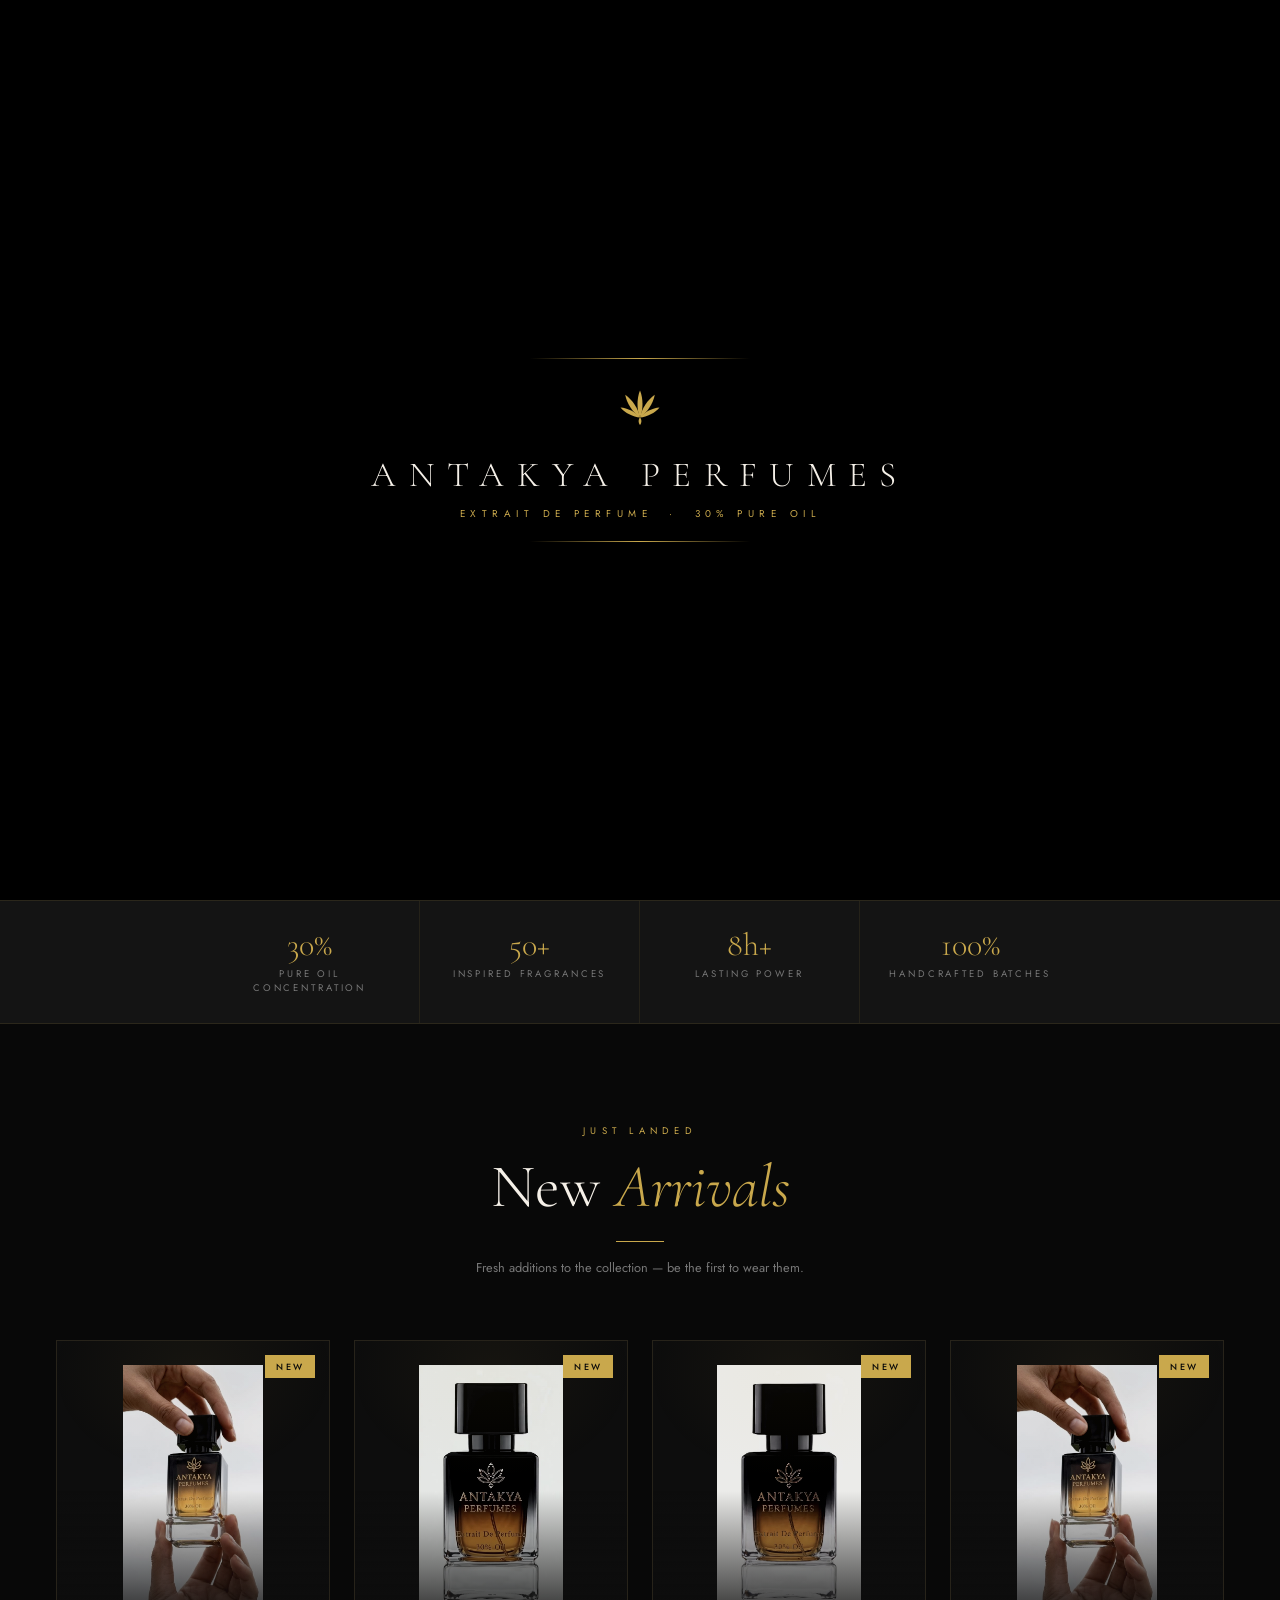
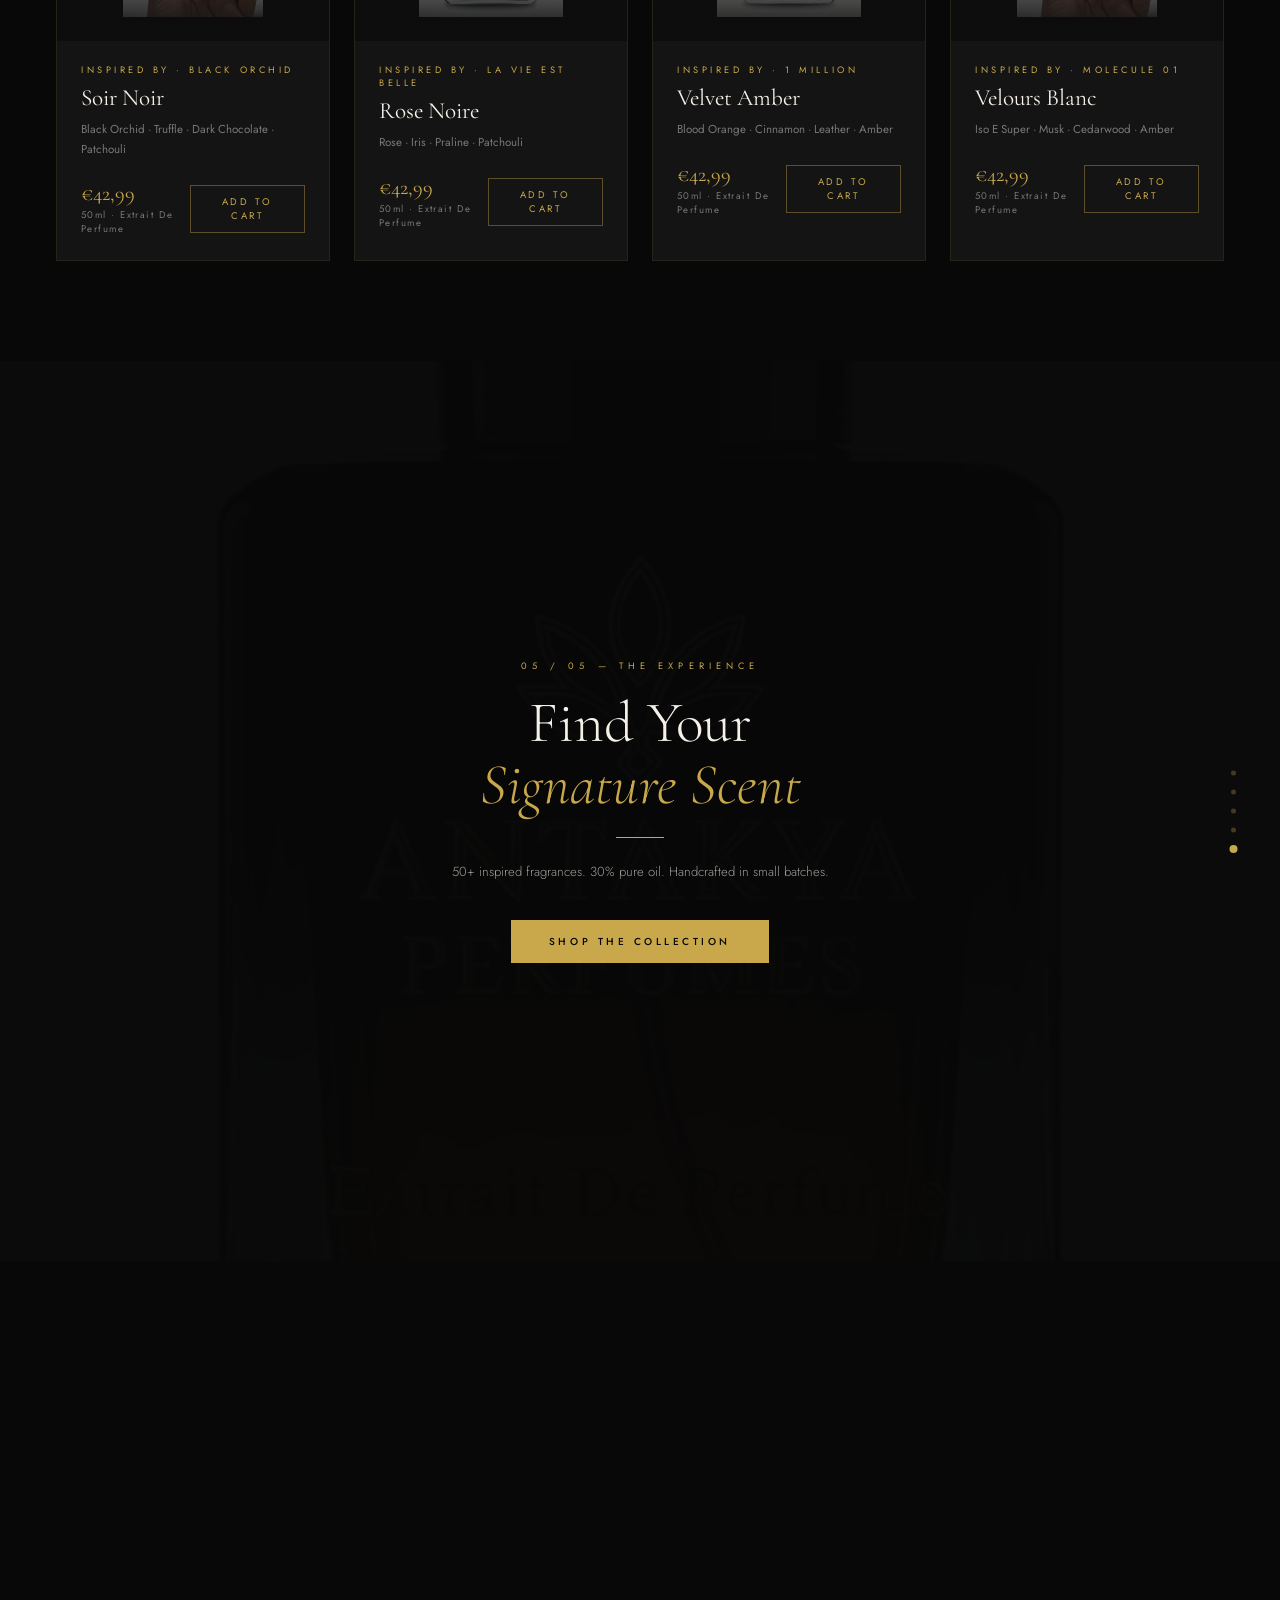
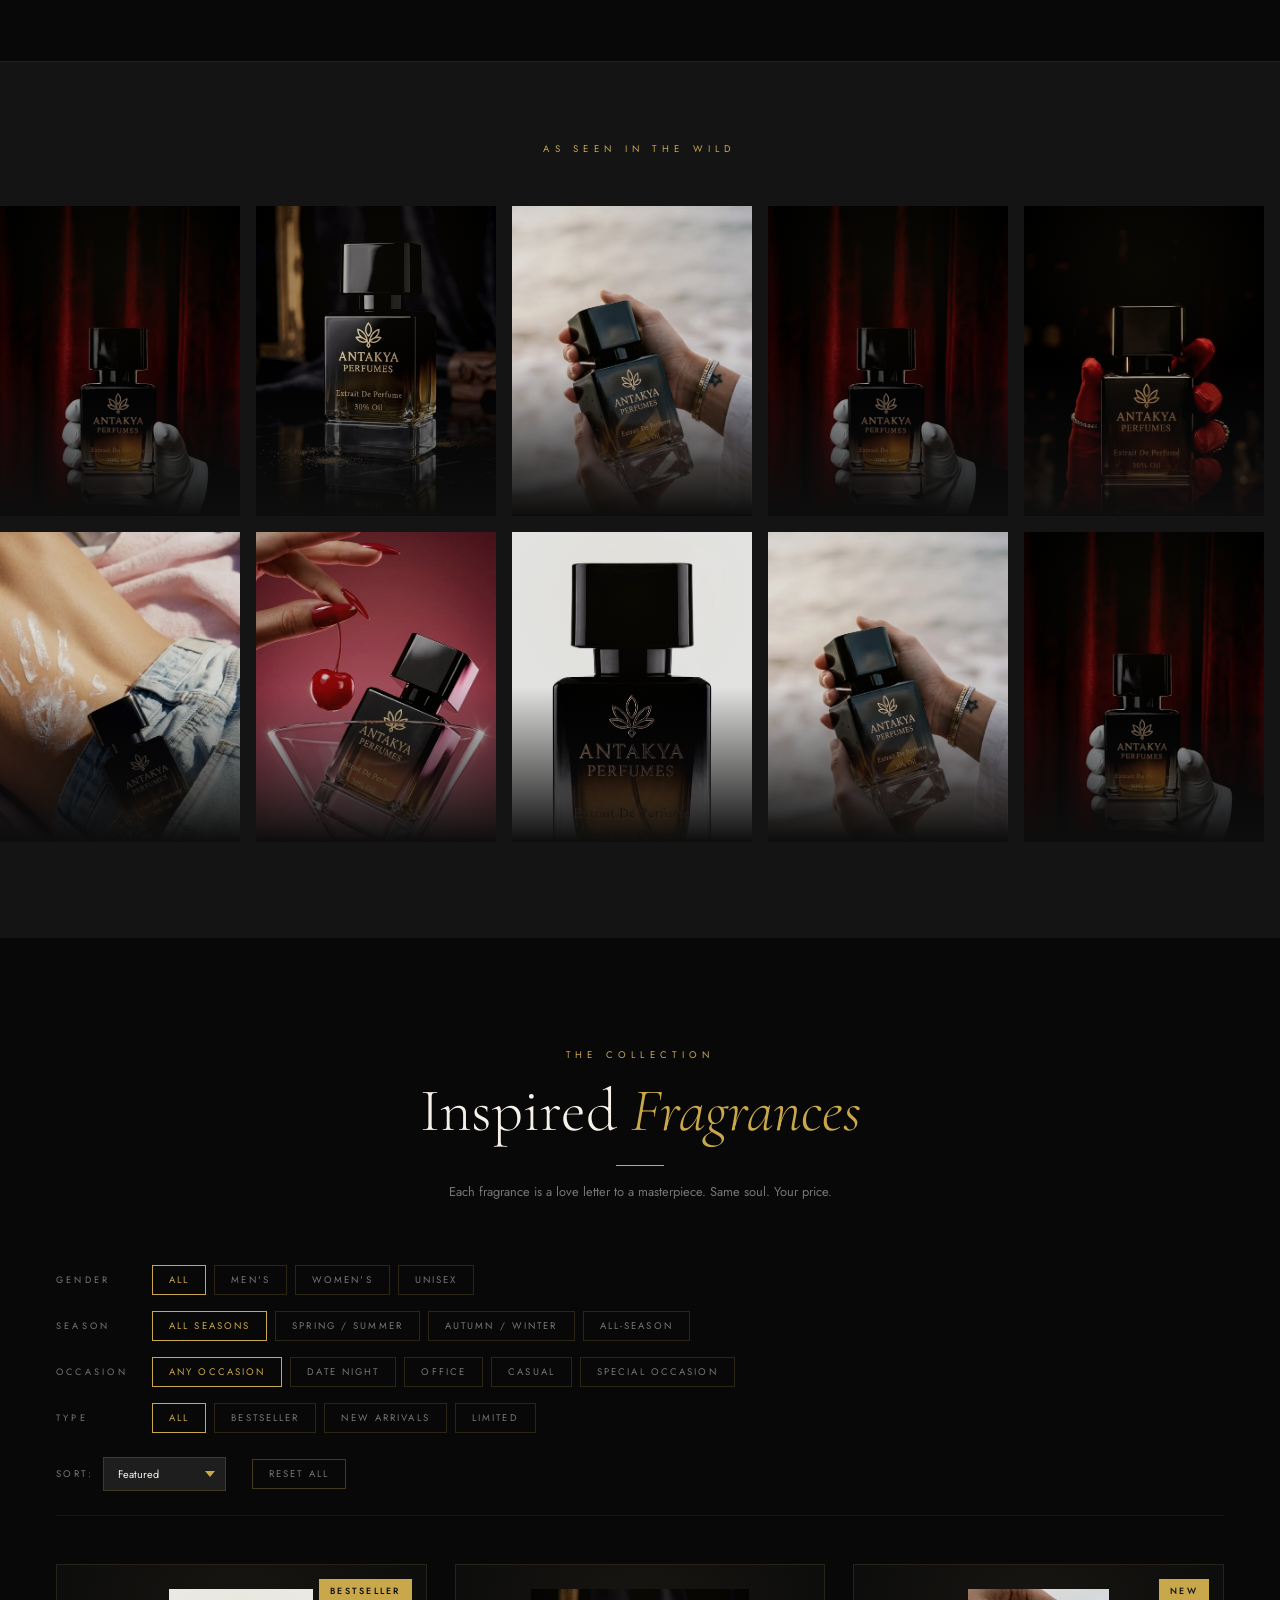
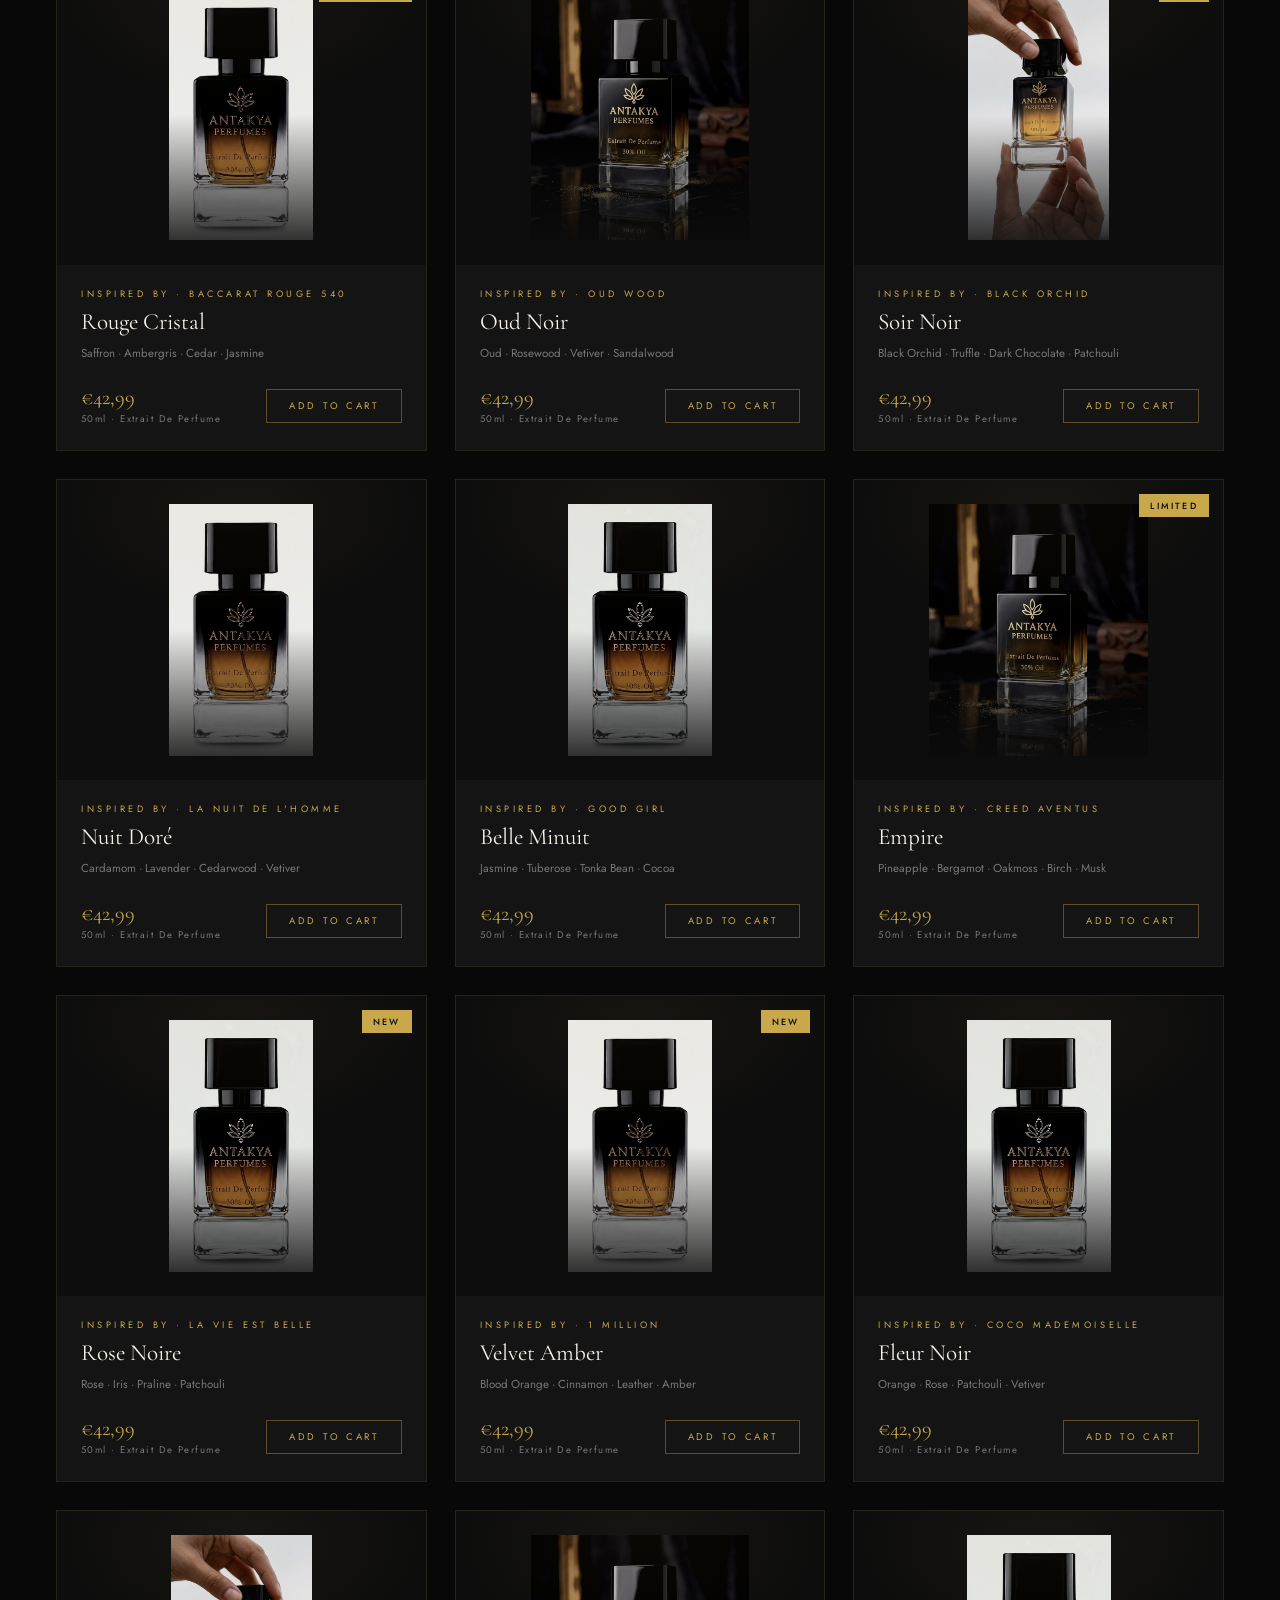
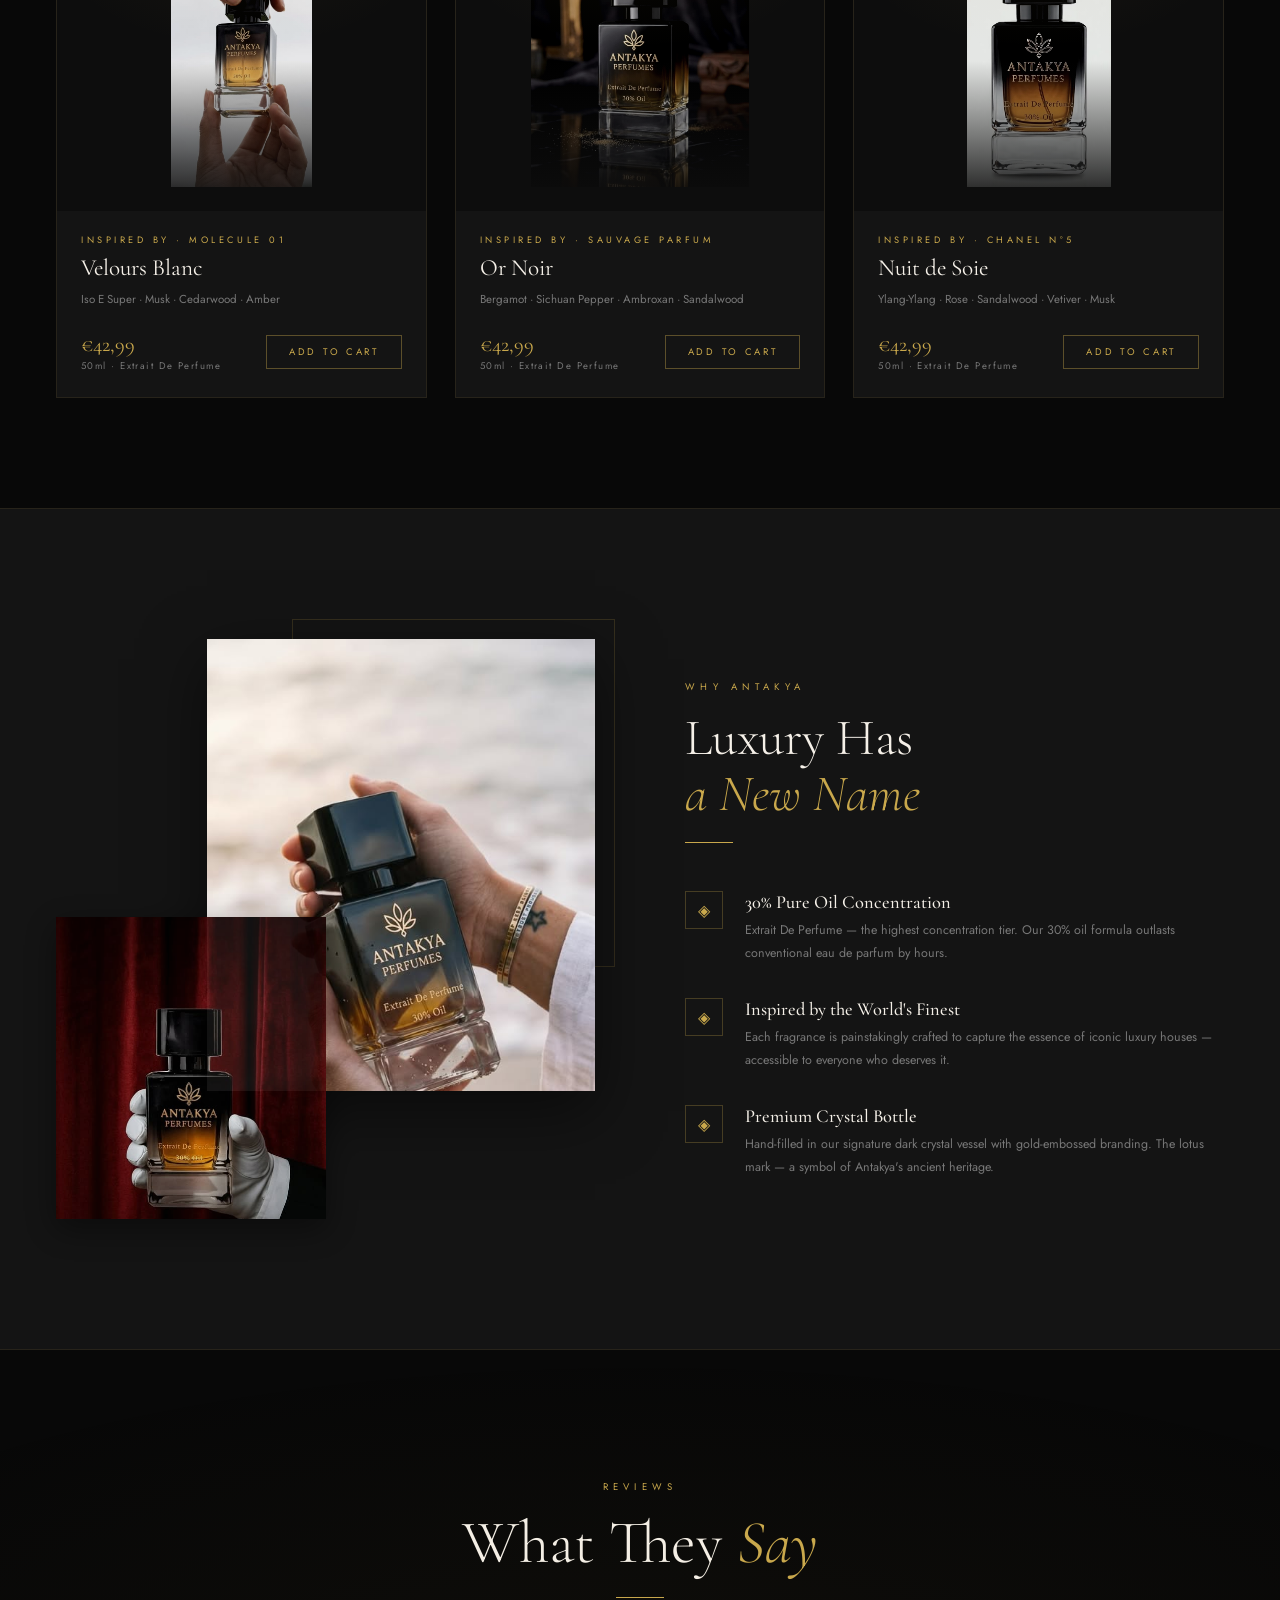
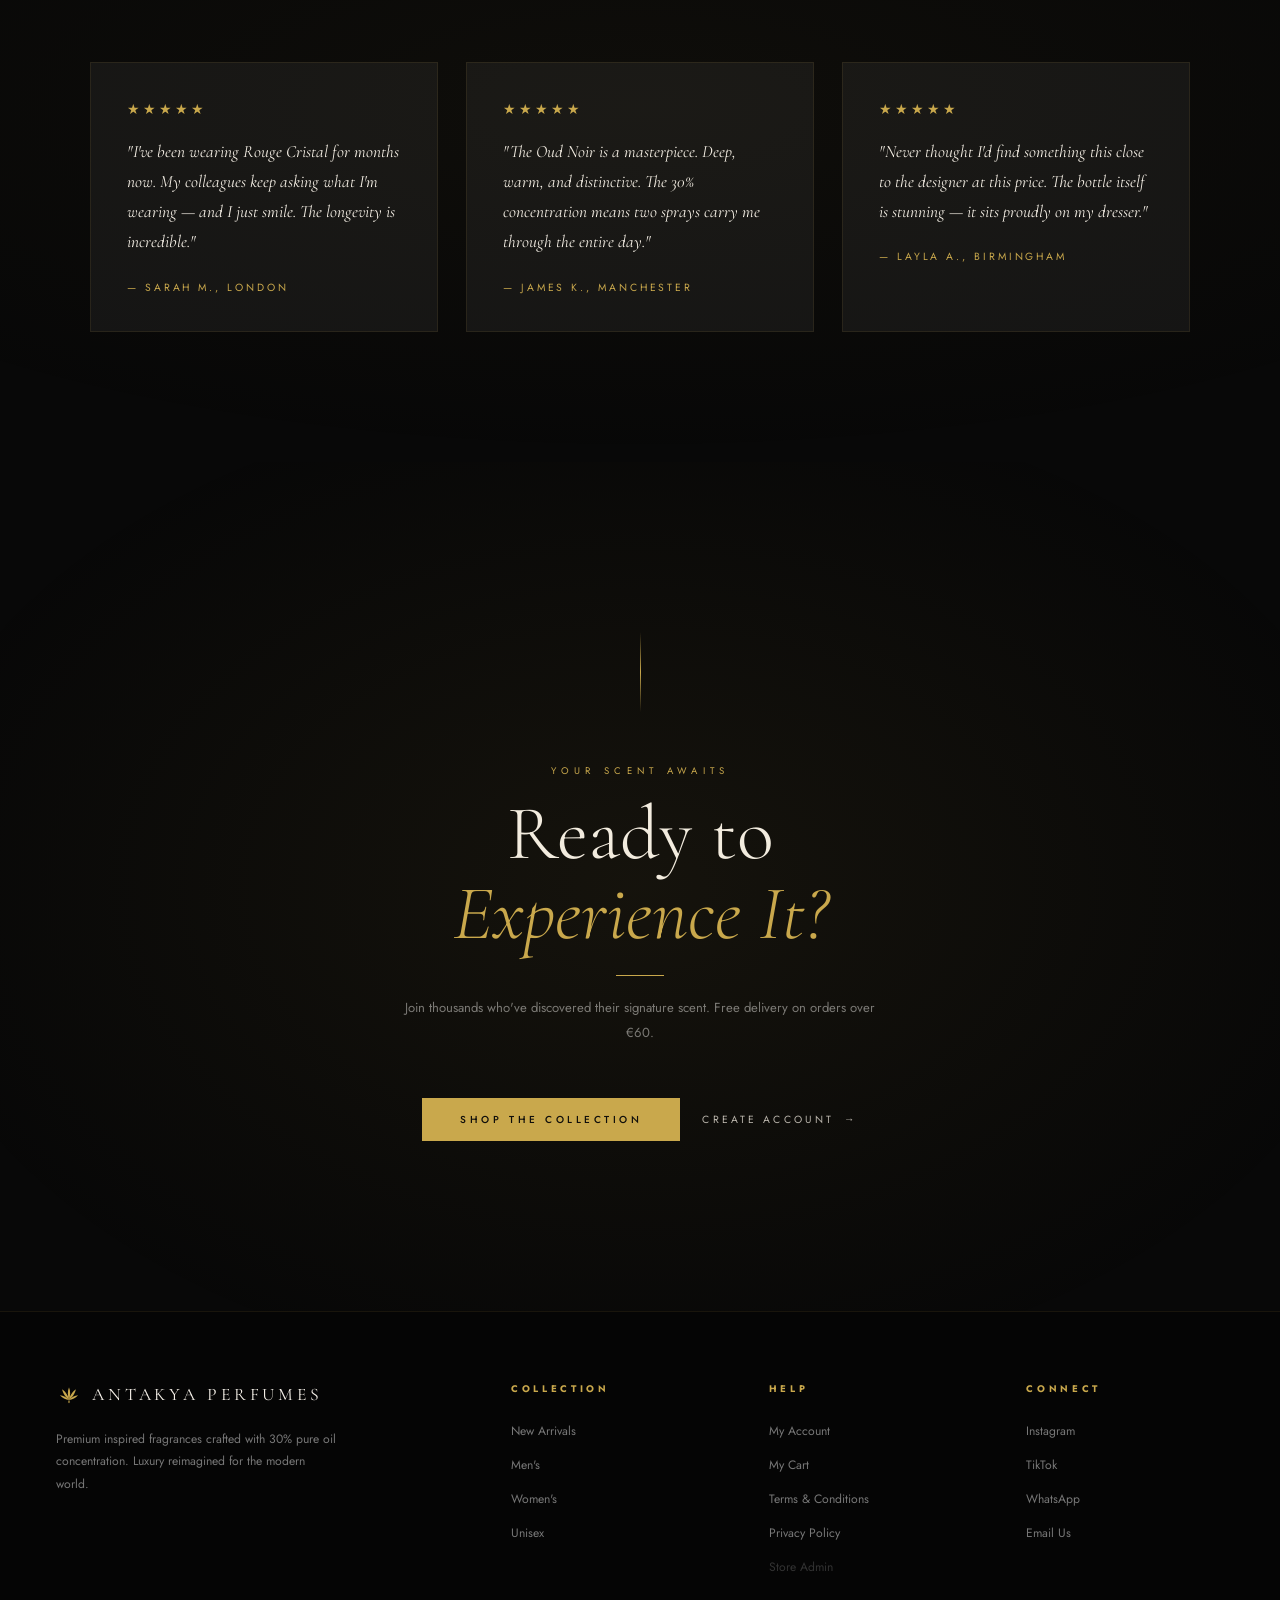
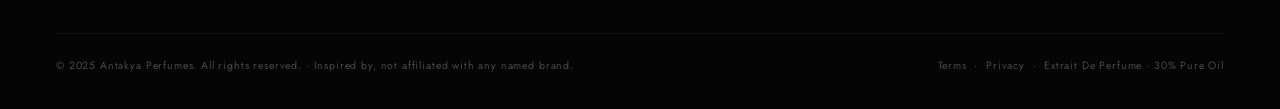
<file: index.html>
<!DOCTYPE html>
<html lang="en">
<head>
  <meta charset="UTF-8">
  <meta name="viewport" content="width=device-width, initial-scale=1.0">
  <title>Antakya Perfumes | Extrait De Perfume</title>
  <link rel="stylesheet" href="css/shared.css">
  <style>
    /* ── INTRO ──────────────────────────────────── */
    #intro { position:fixed; inset:0; z-index:9999; background:#000; display:flex; flex-direction:column; align-items:center; justify-content:center; gap:20px; transition:opacity 1.2s cubic-bezier(.4,0,.2,1), visibility 1.2s; }
    #intro.out { opacity:0; visibility:hidden; pointer-events:none; }
    .intro-line,.intro-line-b { height:1px; width:0; background:linear-gradient(90deg,transparent,var(--gold),transparent); animation:lineGrow 1.4s cubic-bezier(.4,0,.2,1) forwards; }
    .intro-line { animation-delay:.2s; } .intro-line-b { animation-delay:1.3s; }
    @keyframes lineGrow { to { width:220px; } }
    .intro-logo { text-align:center; opacity:0; transform:translateY(16px); animation:fadeUp 1s ease .9s forwards; }
    .intro-logo svg { width:56px; height:56px; fill:var(--gold); display:block; margin:0 auto 18px; }
    .intro-logo h1 { font-family:'Cormorant Garamond',serif; font-size:2.2rem; letter-spacing:.35em; font-weight:300; color:var(--cream); }
    .intro-logo p { font-size:.62rem; letter-spacing:.55em; text-transform:uppercase; color:var(--gold); margin-top:10px; }
    @keyframes fadeUp { to { opacity:1; transform:none; } }

    /* ── HERO — full-bleed cinematic ────────────── */
    #hero {
      min-height:100vh; position:relative; display:flex;
      align-items:flex-end; overflow:hidden;
      background-image:url('images/hero-hands.jpg');
      background-size:cover;
      background-position:center 18%;
    }
    /* Multi-layer overlay: left dark band for text + bottom fade */
    .hero-overlay {
      position:absolute; inset:0; pointer-events:none;
      background:
        linear-gradient(to right, rgba(8,8,8,.88) 0%, rgba(8,8,8,.55) 38%, rgba(8,8,8,.1) 65%, rgba(8,8,8,0) 100%),
        linear-gradient(to top,   rgba(8,8,8,.75) 0%, rgba(8,8,8,.0) 35%),
        linear-gradient(to bottom,rgba(8,8,8,.5)  0%, transparent 18%);
    }
    #particles-canvas { position:absolute; inset:0; pointer-events:none; opacity:.45; z-index:1; }
    .hero-inner {
      position:relative; z-index:2;
      width:100%; max-width:640px;
      padding:0 56px 100px;
      opacity:0; transform:translateY(28px);
      transition:opacity 1.3s cubic-bezier(.16,1,.3,1) .2s, transform 1.3s cubic-bezier(.16,1,.3,1) .2s;
    }
    .hero-inner.in { opacity:1; transform:none; }
    .hero-eyebrow { font-size:.6rem; letter-spacing:.55em; text-transform:uppercase; color:var(--gold); margin-bottom:22px; display:block; }
    .hero-h1 { font-family:'Cormorant Garamond',serif; font-size:clamp(3rem,5.5vw,5.5rem); font-weight:300; line-height:1.04; color:var(--cream); margin-bottom:22px; }
    .hero-h1 em { font-style:italic; color:var(--gold); }
    .hero-sub { font-size:.82rem; line-height:1.9; color:rgba(245,240,232,.7); max-width:440px; margin-bottom:44px; font-weight:300; }
    .hero-actions { display:flex; gap:18px; align-items:center; flex-wrap:wrap; }
    /* Ken Burns on the whole hero background */
    @keyframes heroKB { from{background-size:110%} to{background-size:100%} }
    #hero { animation:heroKB 8s cubic-bezier(.16,1,.3,1) forwards; }
    .hero-scroll {
      position:absolute; bottom:36px; right:56px; z-index:3;
      display:flex; flex-direction:column; align-items:center; gap:8px;
      opacity:0; animation:fadeUp .8s ease 3.8s forwards;
    }
    .hero-scroll span { font-size:.55rem; letter-spacing:.5em; text-transform:uppercase; color:rgba(245,240,232,.5); }
    .scroll-bar { width:1px; height:44px; background:linear-gradient(to bottom,var(--gold),transparent); animation:scrollDrop 2.4s ease-in-out infinite; }
    @keyframes scrollDrop { 0%{transform:scaleY(0);transform-origin:top;opacity:1}45%{transform:scaleY(1);transform-origin:top;opacity:1}46%{transform:scaleY(1);transform-origin:bottom;opacity:1}100%{transform:scaleY(0);transform-origin:bottom;opacity:0} }

    /* ── STATS ──────────────────────────────────── */
    .stats-bar { background:var(--dark-2); border-top:1px solid rgba(201,168,76,.12); border-bottom:1px solid rgba(201,168,76,.12); display:flex; justify-content:center; }
    .stat-item { flex:1; max-width:220px; padding:28px 24px; text-align:center; border-right:1px solid rgba(201,168,76,.1); }
    .stat-item:last-child { border-right:none; }
    .stat-num { font-family:'Cormorant Garamond',serif; font-size:2rem; color:var(--gold); font-weight:300; line-height:1; }
    .stat-lbl { font-size:.6rem; letter-spacing:.3em; text-transform:uppercase; color:var(--muted); margin-top:6px; }

    /* ── NEW ARRIVALS ───────────────────────────── */
    #new-arrivals { padding:100px 56px; overflow:hidden; }
    .section-head { text-align:center; margin-bottom:60px; }
    .section-tag { font-size:.6rem; letter-spacing:.55em; text-transform:uppercase; color:var(--gold); margin-bottom:16px; }
    .section-h2 { font-family:'Cormorant Garamond',serif; font-size:clamp(2.4rem,5vw,3.8rem); font-weight:300; color:var(--cream); line-height:1.1; }
    .section-h2 em { font-style:italic; color:var(--gold); }
    .section-sub { font-size:.8rem; color:var(--muted); line-height:1.9; margin-top:12px; }
    .new-grid { display:grid; grid-template-columns:repeat(auto-fill,minmax(260px,1fr)); gap:24px; max-width:1280px; margin:0 auto; }
    .new-badge { display:inline-block; background:var(--gold); color:var(--black); font-size:.55rem; letter-spacing:.25em; text-transform:uppercase; padding:4px 10px; font-weight:500; margin-bottom:10px; }

    /* ── HYPERFRAMES ─────────────────────────────── */
    #hyperframes { position:relative; height:500vh; }
    .hf-sticky { position:sticky; top:0; height:100vh; overflow:hidden; }
    .frame { position:absolute; inset:0; display:flex; align-items:center; justify-content:center; opacity:0; pointer-events:none; transition:opacity .9s cubic-bezier(.4,0,.2,1); }
    .frame.active { opacity:1; pointer-events:auto; }
    .frame-overlay { position:absolute; inset:0; pointer-events:none; }
    .frame-bg { position:absolute; inset:0; background-size:cover; background-position:center; transform:scale(1.06); transition:transform 1.2s cubic-bezier(.4,0,.2,1),filter 1.2s; filter:brightness(.22) saturate(1.2); }
    .frame.active .frame-bg { transform:scale(1); filter:brightness(.28) saturate(1.3); }
    .frame-body { position:relative; z-index:2; display:flex; align-items:center; gap:72px; max-width:1160px; width:100%; padding:0 56px; }
    .frame-body--center { justify-content:center; }
    .frame-text-col { flex:1; }
    .frame-img-col { flex:1; display:flex; justify-content:center; }
    .frame-img-col img { max-height:78vh; max-width:100%; object-fit:contain; filter:drop-shadow(0 24px 70px rgba(0,0,0,.8)); opacity:0; transform:translateY(24px); transition:opacity .9s ease .3s,transform .9s cubic-bezier(.16,1,.3,1) .3s; }
    .frame.active .frame-img-col img { opacity:1; transform:none; }
    .frame-tag { font-size:.58rem; letter-spacing:.55em; text-transform:uppercase; color:var(--gold); margin-bottom:20px; opacity:0; transform:translateY(14px); transition:opacity .7s ease .15s,transform .7s ease .15s; }
    .frame.active .frame-tag { opacity:1; transform:none; }
    .frame-h2 { font-family:'Cormorant Garamond',serif; font-size:clamp(2.4rem,4.5vw,4.2rem); font-weight:300; line-height:1.08; color:var(--cream); margin-bottom:20px; opacity:0; transform:translateY(20px); transition:opacity .8s ease .25s,transform .8s cubic-bezier(.16,1,.3,1) .25s; }
    .frame.active .frame-h2 { opacity:1; transform:none; }
    .frame-h2 em { font-style:italic; color:var(--gold); }
    .frame-rule { width:0; height:1px; background:var(--gold); margin-bottom:22px; transition:width .7s ease .45s; }
    .frame.active .frame-rule { width:48px; }
    .frame-p { font-size:.82rem; line-height:1.9; color:rgba(245,240,232,.65); max-width:440px; font-weight:300; opacity:0; transform:translateY(14px); transition:opacity .7s ease .4s,transform .7s ease .4s; }
    .frame.active .frame-p { opacity:1; transform:none; }
    .frame-cta-wrap { margin-top:36px; opacity:0; transform:translateY(14px); transition:opacity .6s ease .6s,transform .6s ease .6s; }
    .frame.active .frame-cta-wrap { opacity:1; transform:none; }
    .hf-dots { position:absolute; right:44px; top:50%; transform:translateY(-50%); z-index:10; display:flex; flex-direction:column; gap:14px; }
    .hf-dot { width:5px; height:5px; border-radius:50%; background:rgba(201,168,76,.3); cursor:pointer; transition:background .3s,transform .3s; }
    .hf-dot.on { background:var(--gold); transform:scale(1.6); }

    /* ── GALLERY STRIP ──────────────────────────── */
    #gallery { padding:80px 0; background:var(--dark-2); border-top:1px solid rgba(201,168,76,.08); overflow:hidden; }
    .gallery-label { text-align:center; font-size:.6rem; letter-spacing:.55em; text-transform:uppercase; color:var(--gold); margin-bottom:50px; }
    .gallery-track-wrap { overflow:hidden; margin-bottom:16px; }
    .gallery-track { display:flex; gap:16px; width:max-content; }
    .gallery-track--fwd  { animation:marquee 24s linear infinite; }
    .gallery-track--bwd  { animation:marquee 24s linear infinite reverse; }
    @keyframes marquee { from{transform:translateX(0)}to{transform:translateX(-50%)} }
    .gallery-track:hover { animation-play-state:paused; }
    .gallery-card { width:240px; height:310px; flex-shrink:0; position:relative; overflow:hidden; cursor:zoom-in; }
    .gallery-card-inner { position:absolute; inset:0; background:#0d0d0d; overflow:hidden; transition:transform .5s cubic-bezier(.16,1,.3,1); }
    .gallery-card:hover .gallery-card-inner { transform:scale(1.03); }
    .gallery-card-inner::before { content:''; position:absolute; inset:0; background:radial-gradient(ellipse 80% 60% at 50% 20%,rgba(201,168,76,.05) 0%,transparent 70%); z-index:2; pointer-events:none; }
    .gallery-card-inner::after  { content:''; position:absolute; bottom:0; left:0; right:0; height:50%; background:linear-gradient(to top,#0d0d0d 0%,transparent 100%); z-index:2; pointer-events:none; }
    .gallery-card img { width:100%; height:100%; object-fit:cover; object-position:center top; filter:brightness(.85) contrast(1.12) saturate(.82); transition:transform .6s cubic-bezier(.16,1,.3,1); }
    .gallery-card:hover img { transform:scale(1.05); }
    .gallery-card::after { content:''; position:absolute; inset:0; border:1px solid transparent; transition:border-color .4s; z-index:3; pointer-events:none; }
    .gallery-card:hover::after { border-color:rgba(201,168,76,.4); }

    /* ── COLLECTION & FILTER ────────────────────── */
    #collection { padding:110px 56px; }
    .filter-bar { max-width:1280px; margin:0 auto 48px; display:flex; align-items:center; justify-content:space-between; flex-wrap:wrap; gap:16px; border-bottom:1px solid rgba(201,168,76,.1); padding-bottom:24px; }
    .filter-tabs { display:flex; gap:4px; flex-wrap:wrap; }
    .filter-tab { background:none; border:none; color:var(--muted); font-size:.62rem; letter-spacing:.25em; text-transform:uppercase; padding:8px 16px; cursor:pointer; font-family:'Jost',sans-serif; transition:color .3s,background .3s; border-bottom:2px solid transparent; }
    .filter-tab:hover { color:var(--cream); }
    .filter-tab.active { color:var(--gold); border-bottom-color:var(--gold); }
    .filter-sort { display:flex; align-items:center; gap:10px; }
    .filter-sort label { font-size:.6rem; letter-spacing:.25em; text-transform:uppercase; color:var(--muted); }
    .filter-sort select { background:var(--dark-3); border:1px solid rgba(201,168,76,.2); color:var(--cream); padding:8px 14px; font-size:.68rem; font-family:'Jost',sans-serif; cursor:pointer; outline:none; -webkit-appearance:none; appearance:none; padding-right:28px; background-image:url("data:image/svg+xml,%3Csvg xmlns='http://www.w3.org/2000/svg' width='10' height='6'%3E%3Cpath d='M0 0l5 6 5-6z' fill='%23c9a84c'/%3E%3C/svg%3E"); background-repeat:no-repeat; background-position:right 10px center; }

    .products-grid { display:grid; grid-template-columns:repeat(3,1fr); gap:28px; max-width:1280px; margin:0 auto; }
    .product-card { background:var(--dark-2); border:1px solid rgba(201,168,76,.1); transition:border-color .4s,transform .4s,box-shadow .4s; cursor:pointer; }
    .product-card:hover { border-color:rgba(201,168,76,.42); transform:translateY(-5px); box-shadow:0 24px 70px rgba(0,0,0,.55); }
    .product-card.hidden { display:none; }
    .prod-img { height:300px; background:#0d0d0d; position:relative; overflow:hidden; display:flex; align-items:center; justify-content:center; }
    .prod-img::before { content:''; position:absolute; inset:0; background:radial-gradient(ellipse 80% 55% at 50% 10%,rgba(201,168,76,.05) 0%,transparent 65%); z-index:2; pointer-events:none; }
    .prod-img::after  { content:''; position:absolute; bottom:0; left:0; right:0; height:50%; background:linear-gradient(to top,#0d0d0d 0%,transparent 100%); z-index:2; pointer-events:none; }
    .prod-img img { height:84%; max-width:100%; object-fit:contain; filter:brightness(.88) contrast(1.12) saturate(.84); transition:transform .6s cubic-bezier(.16,1,.3,1); position:relative; z-index:1; }
    .product-card:hover .prod-img img { transform:scale(1.06) translateY(-8px); }
    .prod-badge { position:absolute; top:14px; right:14px; z-index:3; background:var(--gold); color:var(--black); font-size:.56rem; letter-spacing:.25em; text-transform:uppercase; padding:5px 11px; font-weight:500; }
    .prod-info { padding:22px 24px 24px; }
    .prod-inspired { font-size:.58rem; letter-spacing:.38em; text-transform:uppercase; color:var(--gold); margin-bottom:8px; }
    .prod-name { font-family:'Cormorant Garamond',serif; font-size:1.45rem; font-weight:400; color:var(--cream); margin-bottom:8px; }
    .prod-notes { font-size:.72rem; color:var(--muted); line-height:1.7; margin-bottom:22px; }
    .prod-footer { display:flex; align-items:center; justify-content:space-between; }
    .prod-price { font-family:'Cormorant Garamond',serif; font-size:1.3rem; color:var(--gold); }
    .prod-vol { font-size:.6rem; color:var(--muted); letter-spacing:.15em; margin-top:2px; }
    .prod-btn { background:transparent; border:1px solid rgba(201,168,76,.4); color:var(--gold); padding:9px 22px; font-size:.6rem; letter-spacing:.28em; text-transform:uppercase; cursor:pointer; font-family:'Jost',sans-serif; transition:background .3s,border-color .3s,color .3s; }
    .prod-btn:hover { background:var(--gold); border-color:var(--gold); color:var(--black); }
    .no-results { grid-column:1/-1; text-align:center; padding:80px; color:var(--muted); font-size:.82rem; letter-spacing:.05em; }

    /* ── ADVANCED FILTERS ── */
    .adv-filters { max-width:1280px; margin:0 auto 48px; padding:0 0 24px; border-bottom:1px solid rgba(201,168,76,.1); display:flex; flex-direction:column; gap:16px; }
    .adv-filter-row { display:flex; align-items:center; gap:16px; flex-wrap:wrap; }
    .adv-filter-label { font-size:.58rem; letter-spacing:.35em; text-transform:uppercase; color:var(--muted); min-width:80px; flex-shrink:0; }
    .adv-filter-chips { display:flex; gap:8px; flex-wrap:wrap; }
    .chip { background:none; border:1px solid rgba(201,168,76,.18); color:var(--muted); font-size:.6rem; letter-spacing:.22em; text-transform:uppercase; padding:7px 16px; cursor:pointer; font-family:'Jost',sans-serif; transition:color .3s,border-color .3s,background .3s; }
    .chip:hover { color:var(--cream); border-color:rgba(201,168,76,.4); }
    .chip.active { color:var(--gold); border-color:var(--gold); }
    .adv-filter-sort { display:flex; align-items:center; gap:10px; flex-wrap:wrap; padding-top:8px; }
    .adv-filter-sort label { font-size:.6rem; letter-spacing:.25em; text-transform:uppercase; color:var(--muted); }
    .adv-filter-sort select { background:var(--dark-3); border:1px solid rgba(201,168,76,.2); color:var(--cream); padding:8px 14px; font-size:.68rem; font-family:'Jost',sans-serif; cursor:pointer; outline:none; -webkit-appearance:none; appearance:none; padding-right:28px; background-image:url("data:image/svg+xml,%3Csvg xmlns='http://www.w3.org/2000/svg' width='10' height='6'%3E%3Cpath d='M0 0l5 6 5-6z' fill='%23c9a84c'/%3E%3C/svg%3E"); background-repeat:no-repeat; background-position:right 10px center; }
    .prod-sold-out .prod-btn { opacity:.4; cursor:not-allowed; }
    .sold-out-badge { position:absolute; top:14px; right:14px; z-index:3; background:rgba(60,60,60,.9); color:var(--muted); font-size:.56rem; letter-spacing:.2em; text-transform:uppercase; padding:5px 11px; }

    /* ── WHY ────────────────────────────────────── */
    #why { padding:130px 56px; background:var(--dark-2); border-top:1px solid rgba(201,168,76,.1); border-bottom:1px solid rgba(201,168,76,.1); }
    .why-inner { max-width:1200px; margin:0 auto; display:grid; grid-template-columns:1fr 1fr; gap:90px; align-items:center; }
    .why-imgs { position:relative; height:580px; }
    .why-img-a { position:absolute; right:0; top:0; width:72%; height:78%; object-fit:cover; object-position:center top; border-radius:0; box-shadow:0 20px 60px rgba(0,0,0,.5); }
    .why-img-b { position:absolute; left:0; bottom:0; width:50%; height:52%; object-fit:cover; object-position:center 25%; box-shadow:0 10px 30px rgba(0,0,0,.45); opacity:.92; }
    .why-img-frame { position:absolute; top:-20px; right:-20px; width:60%; height:60%; border:1px solid rgba(201,168,76,.18); pointer-events:none; }
    .why-features { display:flex; flex-direction:column; gap:34px; margin-top:48px; }
    .why-feat { display:flex; gap:22px; align-items:flex-start; }
    .why-feat-icon { width:38px; height:38px; border:1px solid rgba(201,168,76,.28); display:flex; align-items:center; justify-content:center; flex-shrink:0; color:var(--gold); font-size:1rem; }
    .why-feat-title { font-family:'Cormorant Garamond',serif; font-size:1.15rem; color:var(--cream); margin-bottom:6px; font-weight:500; }
    .why-feat-text { font-size:.78rem; color:var(--muted); line-height:1.8; }

    /* ── TESTIMONIALS ───────────────────────────── */
    #testimonials { padding:130px 56px; position:relative; overflow:hidden; }
    .testi-bg { position:absolute; inset:0; background:radial-gradient(ellipse 80% 50% at center,rgba(201,168,76,.04),transparent); pointer-events:none; }
    .testi-grid { display:grid; grid-template-columns:repeat(3,1fr); gap:28px; max-width:1100px; margin:64px auto 0; }
    .testi-card { background:var(--dark-2); border:1px solid rgba(201,168,76,.1); padding:36px; }
    .testi-stars { color:var(--gold); letter-spacing:3px; margin-bottom:18px; font-size:.9rem; }
    .testi-quote { font-family:'Cormorant Garamond',serif; font-size:1.08rem; color:var(--cream); line-height:1.75; font-style:italic; margin-bottom:22px; }
    .testi-by { font-size:.65rem; letter-spacing:.28em; text-transform:uppercase; color:var(--gold); }

    /* ── CTA ────────────────────────────────────── */
    #cta { padding:170px 56px; text-align:center; position:relative; overflow:hidden; }
    .cta-bg { position:absolute; inset:0; background:radial-gradient(ellipse 60% 60% at center,rgba(201,168,76,.07),transparent); pointer-events:none; }
    .cta-vert-line { width:1px; height:80px; background:linear-gradient(to bottom,transparent,var(--gold),transparent); margin:0 auto 52px; }
    .cta-h2 { font-family:'Cormorant Garamond',serif; font-size:clamp(2.8rem,6vw,5.2rem); font-weight:300; color:var(--cream); line-height:1.05; max-width:680px; margin:0 auto 20px; }
    .cta-h2 em { font-style:italic; color:var(--gold); }
    .cta-sub { font-size:.82rem; color:var(--muted); line-height:1.9; max-width:480px; margin:0 auto 52px; }
    .cta-btns { display:flex; gap:22px; justify-content:center; align-items:center; flex-wrap:wrap; }

    /* ── REVEAL ─────────────────────────────────── */
    .reveal { opacity:0; transform:translateY(36px); transition:opacity .9s cubic-bezier(.16,1,.3,1),transform .9s cubic-bezier(.16,1,.3,1); }
    .reveal.in { opacity:1; transform:none; }
    .reveal-s > * { opacity:0; transform:translateY(28px); transition:opacity .7s cubic-bezier(.16,1,.3,1),transform .7s cubic-bezier(.16,1,.3,1); }
    .reveal-s.in > *:nth-child(1){opacity:1;transform:none;transition-delay:.05s}.reveal-s.in > *:nth-child(2){opacity:1;transform:none;transition-delay:.15s}.reveal-s.in > *:nth-child(3){opacity:1;transform:none;transition-delay:.25s}.reveal-s.in > *:nth-child(4){opacity:1;transform:none;transition-delay:.35s}.reveal-s.in > *:nth-child(5){opacity:1;transform:none;transition-delay:.45s}.reveal-s.in > *:nth-child(6){opacity:1;transform:none;transition-delay:.55s}

    @media(max-width:900px){
      .hero-inner{flex-direction:column;padding:110px 28px 60px;text-align:center;gap:36px}
      .hero-copy{transform:translateY(20px)}.hero-copy.in{transform:none}
      .hero-sub{margin:0 auto 40px}.hero-actions{justify-content:center}
      .bottle-slideshow{height:44vh}.hero-slide img{max-height:44vh}
      .stats-bar{flex-wrap:wrap}.stat-item{max-width:50%;flex:0 0 50%;border-bottom:1px solid rgba(201,168,76,.1)}
      #new-arrivals,#collection,#why,#testimonials,#cta{padding:80px 24px}
      .products-grid{grid-template-columns:1fr}
      .why-inner{grid-template-columns:1fr;gap:40px}.why-imgs{height:320px}
      .testi-grid{grid-template-columns:1fr}
      .frame-body{flex-direction:column !important;gap:32px;padding:0 24px}
      .frame-img-col img{max-height:38vh}.hf-dots{right:16px}
      .frame-text-col{text-align:center !important}.frame-rule{margin-left:auto;margin-right:auto}
      .filter-bar{flex-direction:column;align-items:flex-start}
    }
  </style>
</head>
<body>

<!-- LOTUS SVG SYMBOL -->
<svg style="display:none" xmlns="http://www.w3.org/2000/svg">
  <symbol id="lotus" viewBox="0 0 64 64">
    <g transform="translate(32,44)">
      <path d="M0,0 C-3.8,-9 -3.8,-22 0,-31 C3.8,-22 3.8,-9 0,0Z"/>
      <path d="M0,0 C-3.8,-9 -3.8,-22 0,-31 C3.8,-22 3.8,-9 0,0Z" transform="rotate(-33)"/>
      <path d="M0,0 C-3.8,-9 -3.8,-22 0,-31 C3.8,-22 3.8,-9 0,0Z" transform="rotate(33)"/>
      <path d="M0,0 C-3.2,-7 -3.2,-18 0,-25 C3.2,-18 3.2,-7 0,0Z" transform="rotate(-63)"/>
      <path d="M0,0 C-3.2,-7 -3.2,-18 0,-25 C3.2,-18 3.2,-7 0,0Z" transform="rotate(63)"/>
      <path d="M0,0 C-2.2,2 -2,6.5 0,8.5 C2,6.5 2.2,2 0,0Z"/>
    </g>
  </symbol>
</svg>

<!-- CINEMATIC INTRO -->
<div id="intro">
  <div class="intro-line"></div>
  <div class="intro-logo">
    <svg viewBox="0 0 64 64"><use href="#lotus"/></svg>
    <h1>ANTAKYA PERFUMES</h1>
    <p>Extrait De Perfume &nbsp;·&nbsp; 30% Pure Oil</p>
  </div>
  <div class="intro-line-b"></div>
</div>

<!-- NAV -->
<nav id="nav">
  <a href="index.html" class="nav-logo">
    <svg viewBox="0 0 64 64" fill="var(--gold)"><use href="#lotus"/></svg>
    <span>ANTAKYA</span>
  </a>
  <ul class="nav-links">
    <li><a href="#new-arrivals" data-i18n="nav_new">New Arrivals</a></li>
    <li><a href="#collection" data-i18n="nav_collection">Collection</a></li>
    <li><a href="#why" data-i18n="nav_story">Our Story</a></li>
    <li><a href="#testimonials" data-i18n="nav_reviews">Reviews</a></li>
  </ul>
  <div class="nav-right">
    <div class="lang-switcher">
      <button class="lang-btn active" onclick="setLang('en')">EN</button>
      <button class="lang-btn" onclick="setLang('de')">DE</button>
      <button class="lang-btn" onclick="setLang('tr')">TR</button>
    </div>
    <a href="account.html" class="nav-icon-btn nav-account-icon" title="Account">
      <svg viewBox="0 0 24 24"><circle cx="12" cy="8" r="4"/><path d="M4 20c0-4 3.6-7 8-7s8 3 8 7"/></svg>
      <span class="account-label"></span>
    </a>
    <button class="nav-icon-btn open-cart" aria-label="Cart">
      <svg viewBox="0 0 24 24"><path d="M6 2L3 6v14a2 2 0 002 2h14a2 2 0 002-2V6l-3-4z"/><line x1="3" y1="6" x2="21" y2="6"/><path d="M16 10a4 4 0 01-8 0"/></svg>
      <span class="cart-count">0</span>
    </button>
    <a href="account.html" class="nav-btn" data-i18n="nav_order">Order Now</a>
  </div>
</nav>

<!-- HERO — full-bleed hands photo -->
<section id="hero">
  <div class="hero-overlay"></div>
  <canvas id="particles-canvas"></canvas>
  <div class="hero-inner" id="hero-copy">
    <span class="hero-eyebrow">Extrait De Perfume &nbsp;·&nbsp; 30% Pure Oil</span>
    <h1 class="hero-h1" data-i18n="hero_h1">Where Luxury<br>Meets <em>Essence</em></h1>
    <p class="hero-sub" data-i18n="hero_sub">Premium inspired fragrances crafted with 30% pure oil concentration — the highest tier of perfumery. Experience the world's most coveted scents, reimagined for those who know.</p>
    <div class="hero-actions">
      <a href="#collection" class="btn-gold" data-i18n="hero_cta1">Explore Collection</a>
      <a href="#hyperframes" class="btn-ghost" data-i18n="hero_cta2">Our Craft</a>
    </div>
  </div>
  <div class="hero-scroll"><span>Scroll</span><div class="scroll-bar"></div></div>
</section>

<!-- STATS -->
<div class="stats-bar reveal-s">
  <div class="stat-item"><div class="stat-num">30%</div><div class="stat-lbl">Pure Oil Concentration</div></div>
  <div class="stat-item"><div class="stat-num">50+</div><div class="stat-lbl">Inspired Fragrances</div></div>
  <div class="stat-item"><div class="stat-num">8h+</div><div class="stat-lbl">Lasting Power</div></div>
  <div class="stat-item"><div class="stat-num">100%</div><div class="stat-lbl">Handcrafted Batches</div></div>
</div>

<!-- NEW ARRIVALS -->
<section id="new-arrivals">
  <div class="section-head reveal">
    <p class="section-tag">Just Landed</p>
    <h2 class="section-h2">New <em>Arrivals</em></h2>
    <div style="width:48px;height:1px;background:var(--gold);margin:20px auto 14px"></div>
    <p class="section-sub">Fresh additions to the collection — be the first to wear them.</p>
  </div>
  <div class="new-grid reveal-s" id="new-arrivals-grid"></div>
</section>

<!-- HYPERFRAMES -->
<section id="hyperframes">
  <div class="hf-sticky">
    <div class="hf-dots" id="hf-dots">
      <div class="hf-dot on" data-f="0"></div><div class="hf-dot" data-f="1"></div>
      <div class="hf-dot" data-f="2"></div><div class="hf-dot" data-f="3"></div><div class="hf-dot" data-f="4"></div>
    </div>
    <div class="frame active" id="f0">
      <div class="frame-bg" style="background-image:url('images/bottle-two.jpg')"></div>
      <div class="frame-overlay" style="background:linear-gradient(to right,rgba(8,8,8,.95) 38%,rgba(8,8,8,.55) 100%)"></div>
      <div class="frame-body">
        <div class="frame-text-col">
          <p class="frame-tag">01 / 05 — The Collection</p>
          <h2 class="frame-h2">Two Bottles.<br><em>One Vision.</em></h2>
          <div class="frame-rule"></div>
          <p class="frame-p">Every Antakya Perfumes bottle is filled with 30% pure oil — Extrait De Perfume concentration. The highest tier in fragrance intensity, delivering longevity that carries you from morning to midnight.</p>
        </div>
        <div class="frame-img-col"><img src="images/bottle-two.jpg" alt="Two Antakya bottles"></div>
      </div>
    </div>
    <div class="frame" id="f1">
      <div class="frame-bg" style="background-image:url('images/bottle-reflection.jpg')"></div>
      <div class="frame-overlay" style="background:linear-gradient(to left,rgba(8,8,8,.96) 38%,rgba(8,8,8,.5) 100%)"></div>
      <div class="frame-body" style="flex-direction:row-reverse">
        <div class="frame-text-col" style="text-align:right">
          <p class="frame-tag">02 / 05 — The Essence</p>
          <h2 class="frame-h2">Reflection<br>of <em>Luxury</em></h2>
          <div class="frame-rule" style="margin-left:auto"></div>
          <p class="frame-p" style="margin-left:auto">Inspired by the world's most coveted fragrances, each Antakya scent captures the soul of luxury perfumery — the same captivating presence, without the premium price tag.</p>
        </div>
        <div class="frame-img-col"><img src="images/bottle-reflection.jpg" alt="Reflection"></div>
      </div>
    </div>
    <div class="frame" id="f2">
      <div class="frame-bg" style="background-image:url('images/bottle-hero.jpg');filter:brightness(.18) saturate(1.4)"></div>
      <div class="frame-overlay" style="background:radial-gradient(ellipse 50% 70% at 50% 50%,rgba(201,168,76,.06) 0%,rgba(8,8,8,.9) 70%)"></div>
      <div class="frame-body frame-body--center" style="flex-direction:column;text-align:center;gap:0">
        <p class="frame-tag">03 / 05 — The Signature</p>
        <h2 class="frame-h2">Antakya<br><em>Perfumes</em></h2>
        <div class="frame-rule" style="margin:0 auto 22px"></div>
        <p class="frame-p" style="text-align:center">A dark crystal vessel that transforms golden liquid into art. Each spray tells a story of ancient trade routes, exotic spices, and timeless elegance.</p>
      </div>
      <img src="images/bottle-hero.jpg" style="position:absolute;right:4%;bottom:0;height:90vh;object-fit:contain;filter:drop-shadow(0 0 80px rgba(201,168,76,.14));opacity:.85;z-index:1;" alt="">
    </div>
    <div class="frame" id="f3">
      <div class="frame-bg" style="background-image:url('images/bottle-close1.jpg')"></div>
      <div class="frame-overlay" style="background:linear-gradient(to left,rgba(8,8,8,.96) 36%,rgba(8,8,8,.5) 100%)"></div>
      <div class="frame-body" style="flex-direction:row-reverse">
        <div class="frame-text-col" style="text-align:right">
          <p class="frame-tag">04 / 05 — The Detail</p>
          <h2 class="frame-h2">Every Detail<br><em>Matters</em></h2>
          <div class="frame-rule" style="margin-left:auto"></div>
          <p class="frame-p" style="margin-left:auto">Gold-embossed branding. The lotus mark — symbol of ancient Antakya, gateway of the Silk Road. Hand-filled in small batches. Nothing mass-produced.</p>
        </div>
        <div class="frame-img-col"><img src="images/bottle-close1.jpg" alt="Detail"></div>
      </div>
    </div>
    <div class="frame" id="f4">
      <div class="frame-bg" style="background-image:url('images/bottle-close2.jpg');filter:brightness(.12) saturate(1.3)"></div>
      <div class="frame-overlay" style="background:rgba(8,8,8,.88)"></div>
      <div class="frame-body frame-body--center" style="flex-direction:column;text-align:center;gap:0">
        <p class="frame-tag">05 / 05 — The Experience</p>
        <h2 class="frame-h2">Find Your<br><em>Signature Scent</em></h2>
        <div class="frame-rule" style="margin:0 auto 22px"></div>
        <p class="frame-p" style="text-align:center">50+ inspired fragrances. 30% pure oil. Handcrafted in small batches.</p>
        <div class="frame-cta-wrap"><a href="#collection" class="btn-gold">Shop the Collection</a></div>
      </div>
    </div>
  </div>
</section>

<!-- GALLERY STRIP — lifestyle editorial photos -->
<section id="gallery">
  <p class="gallery-label">As Seen In The Wild</p>
  <div class="gallery-track-wrap">
    <div class="gallery-track gallery-track--fwd">
      <div class="gallery-card"><div class="gallery-card-inner"><img src="images/hero-hands.jpg"        alt="Antakya Perfumes"></div></div>
      <div class="gallery-card"><div class="gallery-card-inner"><img src="images/lifestyle-marble.jpg"  alt="Antakya Perfumes"></div></div>
      <div class="gallery-card"><div class="gallery-card-inner"><img src="images/lifestyle-beach.jpg"   alt="Antakya Perfumes"></div></div>
      <div class="gallery-card"><div class="gallery-card-inner"><img src="images/lifestyle-butler.jpg"  alt="Antakya Perfumes"></div></div>
      <div class="gallery-card"><div class="gallery-card-inner"><img src="images/lifestyle-redglove.jpg" alt="Antakya Perfumes"></div></div>
      <div class="gallery-card"><div class="gallery-card-inner"><img src="images/lifestyle-cocktail.jpg" alt="Antakya Perfumes"></div></div>
      <div class="gallery-card"><div class="gallery-card-inner"><img src="images/lifestyle-pool.jpg"    alt="Antakya Perfumes"></div></div>
      <div class="gallery-card"><div class="gallery-card-inner"><img src="images/lifestyle-bed.jpg"     alt="Antakya Perfumes"></div></div>
      <!-- duplicate for seamless loop -->
      <div class="gallery-card"><div class="gallery-card-inner"><img src="images/hero-hands.jpg"        alt="Antakya Perfumes"></div></div>
      <div class="gallery-card"><div class="gallery-card-inner"><img src="images/lifestyle-marble.jpg"  alt="Antakya Perfumes"></div></div>
      <div class="gallery-card"><div class="gallery-card-inner"><img src="images/lifestyle-beach.jpg"   alt="Antakya Perfumes"></div></div>
      <div class="gallery-card"><div class="gallery-card-inner"><img src="images/lifestyle-butler.jpg"  alt="Antakya Perfumes"></div></div>
      <div class="gallery-card"><div class="gallery-card-inner"><img src="images/lifestyle-redglove.jpg" alt="Antakya Perfumes"></div></div>
      <div class="gallery-card"><div class="gallery-card-inner"><img src="images/lifestyle-cocktail.jpg" alt="Antakya Perfumes"></div></div>
      <div class="gallery-card"><div class="gallery-card-inner"><img src="images/lifestyle-pool.jpg"    alt="Antakya Perfumes"></div></div>
      <div class="gallery-card"><div class="gallery-card-inner"><img src="images/lifestyle-bed.jpg"     alt="Antakya Perfumes"></div></div>
    </div>
  </div>
  <div class="gallery-track-wrap">
    <div class="gallery-track gallery-track--bwd">
      <div class="gallery-card"><div class="gallery-card-inner"><img src="images/lifestyle-summer.jpg"   alt="Antakya Perfumes"></div></div>
      <div class="gallery-card"><div class="gallery-card-inner"><img src="images/lifestyle-cocktail2.jpg" alt="Antakya Perfumes"></div></div>
      <div class="gallery-card"><div class="gallery-card-inner"><img src="images/bottle-clean1.jpg"      alt="Antakya Perfumes"></div></div>
      <div class="gallery-card"><div class="gallery-card-inner"><img src="images/lifestyle-beach.jpg"    alt="Antakya Perfumes"></div></div>
      <div class="gallery-card"><div class="gallery-card-inner"><img src="images/lifestyle-butler.jpg"   alt="Antakya Perfumes"></div></div>
      <div class="gallery-card"><div class="gallery-card-inner"><img src="images/hero-hands.jpg"         alt="Antakya Perfumes"></div></div>
      <div class="gallery-card"><div class="gallery-card-inner"><img src="images/lifestyle-marble.jpg"   alt="Antakya Perfumes"></div></div>
      <div class="gallery-card"><div class="gallery-card-inner"><img src="images/bottle-clean2.jpg"      alt="Antakya Perfumes"></div></div>
      <!-- duplicate -->
      <div class="gallery-card"><div class="gallery-card-inner"><img src="images/lifestyle-summer.jpg"   alt="Antakya Perfumes"></div></div>
      <div class="gallery-card"><div class="gallery-card-inner"><img src="images/lifestyle-cocktail2.jpg" alt="Antakya Perfumes"></div></div>
      <div class="gallery-card"><div class="gallery-card-inner"><img src="images/bottle-clean1.jpg"      alt="Antakya Perfumes"></div></div>
      <div class="gallery-card"><div class="gallery-card-inner"><img src="images/lifestyle-beach.jpg"    alt="Antakya Perfumes"></div></div>
      <div class="gallery-card"><div class="gallery-card-inner"><img src="images/lifestyle-butler.jpg"   alt="Antakya Perfumes"></div></div>
      <div class="gallery-card"><div class="gallery-card-inner"><img src="images/hero-hands.jpg"         alt="Antakya Perfumes"></div></div>
      <div class="gallery-card"><div class="gallery-card-inner"><img src="images/lifestyle-marble.jpg"   alt="Antakya Perfumes"></div></div>
      <div class="gallery-card"><div class="gallery-card-inner"><img src="images/bottle-clean2.jpg"      alt="Antakya Perfumes"></div></div>
    </div>
  </div>
</section>

<!-- COLLECTION with FILTERS -->
<section id="collection">
  <div class="section-head reveal">
    <p class="section-tag" data-i18n="coll_tag">The Collection</p>
    <h2 class="section-h2" data-i18n="coll_h">Inspired <em>Fragrances</em></h2>
    <div style="width:48px;height:1px;background:var(--gold);margin:20px auto 14px"></div>
    <p class="section-sub" data-i18n="coll_sub">Each fragrance is a love letter to a masterpiece. Same soul. Your price.</p>
  </div>

  <!-- ── ADVANCED FILTER PANEL ── -->
  <div class="adv-filters reveal" id="adv-filters">
    <div class="adv-filter-row">
      <span class="adv-filter-label">Gender</span>
      <div class="adv-filter-chips">
        <button class="chip active" data-type="gender" data-val="all">All</button>
        <button class="chip" data-type="gender" data-val="men">Men's</button>
        <button class="chip" data-type="gender" data-val="women">Women's</button>
        <button class="chip" data-type="gender" data-val="unisex">Unisex</button>
      </div>
    </div>
    <div class="adv-filter-row">
      <span class="adv-filter-label">Season</span>
      <div class="adv-filter-chips">
        <button class="chip active" data-type="season" data-val="all">All Seasons</button>
        <button class="chip" data-type="season" data-val="summer">Spring / Summer</button>
        <button class="chip" data-type="season" data-val="winter">Autumn / Winter</button>
        <button class="chip" data-type="season" data-val="all-season">All-Season</button>
      </div>
    </div>
    <div class="adv-filter-row">
      <span class="adv-filter-label">Occasion</span>
      <div class="adv-filter-chips">
        <button class="chip active" data-type="occasion" data-val="all">Any Occasion</button>
        <button class="chip" data-type="occasion" data-val="date-night">Date Night</button>
        <button class="chip" data-type="occasion" data-val="office">Office</button>
        <button class="chip" data-type="occasion" data-val="casual">Casual</button>
        <button class="chip" data-type="occasion" data-val="special">Special Occasion</button>
      </div>
    </div>
    <div class="adv-filter-row">
      <span class="adv-filter-label">Type</span>
      <div class="adv-filter-chips">
        <button class="chip active" data-type="special" data-val="all">All</button>
        <button class="chip" data-type="special" data-val="bestseller">Bestseller</button>
        <button class="chip" data-type="special" data-val="new">New Arrivals</button>
        <button class="chip" data-type="special" data-val="limited">Limited</button>
      </div>
    </div>
    <div class="adv-filter-sort">
      <label for="sort-select">Sort:</label>
      <select id="sort-select">
        <option value="featured">Featured</option>
        <option value="price-asc">Price: Low–High</option>
        <option value="price-desc">Price: High–Low</option>
        <option value="name-asc">Name A–Z</option>
      </select>
      <button class="chip" id="reset-filters" style="margin-left:16px;border-color:rgba(201,168,76,.3);color:var(--muted)">Reset All</button>
    </div>
  </div>

  <div class="products-grid" id="products-grid"></div>
</section>

<!-- WHY ANTAKYA -->
<section id="why">
  <div class="why-inner">
    <div class="why-imgs reveal">
      <div class="why-img-frame"></div>
      <img src="images/lifestyle-beach.jpg" class="why-img-a" alt="Antakya Perfumes">
      <img src="images/hero-hands.jpg"     class="why-img-b" alt="Antakya Perfumes">
    </div>
    <div class="why-content reveal">
      <p class="section-tag">Why Antakya</p>
      <h2 class="section-h2" style="text-align:left;font-size:clamp(2rem,4vw,3.2rem)">Luxury Has<br><em>a New Name</em></h2>
      <div style="width:48px;height:1px;background:var(--gold);margin:20px 0"></div>
      <div class="why-features">
        <div class="why-feat"><div class="why-feat-icon">◈</div><div><h4 class="why-feat-title">30% Pure Oil Concentration</h4><p class="why-feat-text">Extrait De Perfume — the highest concentration tier. Our 30% oil formula outlasts conventional eau de parfum by hours.</p></div></div>
        <div class="why-feat"><div class="why-feat-icon">◈</div><div><h4 class="why-feat-title">Inspired by the World's Finest</h4><p class="why-feat-text">Each fragrance is painstakingly crafted to capture the essence of iconic luxury houses — accessible to everyone who deserves it.</p></div></div>
        <div class="why-feat"><div class="why-feat-icon">◈</div><div><h4 class="why-feat-title">Premium Crystal Bottle</h4><p class="why-feat-text">Hand-filled in our signature dark crystal vessel with gold-embossed branding. The lotus mark — a symbol of Antakya's ancient heritage.</p></div></div>
      </div>
    </div>
  </div>
</section>

<!-- TESTIMONIALS -->
<section id="testimonials">
  <div class="testi-bg"></div>
  <div class="section-head reveal">
    <p class="section-tag">Reviews</p>
    <h2 class="section-h2">What They <em>Say</em></h2>
    <div style="width:48px;height:1px;background:var(--gold);margin:20px auto"></div>
  </div>
  <div class="testi-grid reveal-s">
    <div class="testi-card"><div class="testi-stars">★★★★★</div><p class="testi-quote">"I've been wearing Rouge Cristal for months now. My colleagues keep asking what I'm wearing — and I just smile. The longevity is incredible."</p><p class="testi-by">— Sarah M., London</p></div>
    <div class="testi-card"><div class="testi-stars">★★★★★</div><p class="testi-quote">"The Oud Noir is a masterpiece. Deep, warm, and distinctive. The 30% concentration means two sprays carry me through the entire day."</p><p class="testi-by">— James K., Manchester</p></div>
    <div class="testi-card"><div class="testi-stars">★★★★★</div><p class="testi-quote">"Never thought I'd find something this close to the designer at this price. The bottle itself is stunning — it sits proudly on my dresser."</p><p class="testi-by">— Layla A., Birmingham</p></div>
  </div>
</section>

<!-- CTA -->
<section id="cta">
  <div class="cta-bg"></div>
  <div class="reveal">
    <div class="cta-vert-line"></div>
    <p class="section-tag">Your Scent Awaits</p>
    <h2 class="cta-h2">Ready to<br><em>Experience It?</em></h2>
    <div style="width:48px;height:1px;background:var(--gold);margin:20px auto"></div>
    <p class="cta-sub" data-i18n="cta_sub">Join thousands who've discovered their signature scent. Free delivery on orders over €60.</p>
    <div class="cta-btns">
      <a href="#collection" class="btn-gold" data-i18n="cta_btn1">Shop the Collection</a>
      <a href="account.html" class="btn-ghost" data-i18n="cta_btn2">Create Account</a>
    </div>
  </div>
</section>

<!-- FOOTER -->
<footer>
  <div class="footer-top">
    <div>
      <div class="footer-logo">
        <svg viewBox="0 0 64 64" fill="var(--gold)"><use href="#lotus"/></svg>
        <span>ANTAKYA PERFUMES</span>
      </div>
      <p class="footer-desc">Premium inspired fragrances crafted with 30% pure oil concentration. Luxury reimagined for the modern world.</p>
    </div>
    <div class="footer-col">
      <h5>Collection</h5>
      <ul><li><a href="#new-arrivals">New Arrivals</a></li><li><a href="#collection" onclick="document.querySelector('[data-filter=men]').click()">Men's</a></li><li><a href="#collection" onclick="document.querySelector('[data-filter=women]').click()">Women's</a></li><li><a href="#collection" onclick="document.querySelector('[data-filter=unisex]').click()">Unisex</a></li></ul>
    </div>
    <div class="footer-col">
      <h5>Help</h5>
      <ul><li><a href="account.html">My Account</a></li><li><a href="cart.html">My Cart</a></li><li><a href="terms.html">Terms &amp; Conditions</a></li><li><a href="privacy.html">Privacy Policy</a></li><li><a href="admin.html" style="opacity:.4">Store Admin</a></li></ul>
    </div>
    <div class="footer-col">
      <h5>Connect</h5>
      <ul><li><a href="#">Instagram</a></li><li><a href="#">TikTok</a></li><li><a href="#">WhatsApp</a></li><li><a href="mailto:hello@antakyaperfumes.com">Email Us</a></li></ul>
    </div>
  </div>
  <div class="footer-bottom">
    <p>© 2025 Antakya Perfumes. All rights reserved. · Inspired by, not affiliated with any named brand.</p>
    <p><a href="terms.html">Terms</a> &nbsp;·&nbsp; <a href="privacy.html">Privacy</a> &nbsp;·&nbsp; Extrait De Perfume · 30% Pure Oil</p>
  </div>
</footer>

<!-- CART PANEL -->
<div class="cart-overlay" id="cart-overlay"></div>
<div id="cart-panel">
  <div class="cart-header">
    <h3>Your Cart</h3>
    <button class="cart-header-close" id="close-cart">×</button>
  </div>
  <div id="cart-items"></div>
  <div id="cart-footer">
    <p id="delivery-msg"></p>
    <div class="cart-total-row">
      <span class="cart-total-label">Total</span>
      <span id="cart-total-val">€0,00</span>
    </div>
    <a href="cart.html" class="cart-checkout-btn" onclick="Cart.close()">Proceed to Checkout</a>
    <a href="cart.html" class="cart-view-link" onclick="Cart.close()">View full cart</a>
  </div>
</div>

<script src="js/store.js"></script>
<script>
// ── Intro
window.addEventListener('load', () => {
  setTimeout(() => {
    document.getElementById('intro').classList.add('out');
    setTimeout(() => {
      document.getElementById('hero-copy').classList.add('in');
    }, 400);
  }, 3200);
});

// ── Particles
(function(){
  const c = document.getElementById('particles-canvas'), ctx = c.getContext('2d');
  let W, H, ps = [];
  function resize(){ W = c.width = innerWidth; H = c.height = innerHeight; }
  resize(); addEventListener('resize', resize);
  function P(){ this.reset = ()=>{ this.x=Math.random()*W; this.y=Math.random()*H; this.r=.6+Math.random()*1.4; this.vx=(Math.random()-.5)*.3; this.vy=-.15-Math.random()*.25; this.a=0; this.ma=.2+Math.random()*.35; this.l=0; this.ml=200+Math.random()*300; }; this.reset(); this.l=Math.random()*this.ml; }
  for(let i=0;i<55;i++) ps.push(new P());
  (function draw(){ ctx.clearRect(0,0,W,H); ps.forEach(p=>{ p.l++; if(p.l>p.ml)p.reset(); const t=p.l/p.ml; p.a=t<.2?(t/.2)*p.ma:t>.8?((1-t)/.2)*p.ma:p.ma; p.x+=p.vx; p.y+=p.vy; ctx.beginPath(); ctx.arc(p.x,p.y,p.r,0,Math.PI*2); ctx.fillStyle=`rgba(201,168,76,${p.a})`; ctx.fill(); }); requestAnimationFrame(draw); })();
})();

// ── Hyperframes
(function(){
  const sec = document.getElementById('hyperframes');
  const frames = document.querySelectorAll('.frame');
  const dots   = document.querySelectorAll('.hf-dot');
  let cur = 0;
  function activate(i){ if(i===cur)return; frames[cur].classList.remove('active'); dots[cur].classList.remove('on'); cur=i; frames[cur].classList.add('active'); dots[cur].classList.add('on'); }
  window.addEventListener('scroll', ()=>{ const t=sec.getBoundingClientRect().top, tot=sec.offsetHeight-innerHeight, s=-t; if(s<0||s>tot)return; activate(Math.min(Math.floor((s/tot)*frames.length),frames.length-1)); }, {passive:true});
  dots.forEach(d=>d.addEventListener('click',()=>{ const i=+d.dataset.f; window.scrollTo({top:sec.offsetTop+(i/frames.length)*(sec.offsetHeight-innerHeight)+4,behavior:'smooth'}); }));
})();

// ── i18n ──────────────────────────────────────
const TRANSLATIONS = {
  en: {
    nav_new:'New Arrivals', nav_collection:'Collection', nav_story:'Our Story', nav_reviews:'Reviews', nav_order:'Order Now',
    hero_h1:'Where Luxury<br>Meets <em>Essence</em>',
    hero_sub:"Premium inspired fragrances crafted with 30% pure oil concentration — the highest tier of perfumery. Experience the world's most coveted scents, reimagined for those who know.",
    hero_cta1:'Explore Collection', hero_cta2:'Our Craft',
    add_to_cart:'Add to Cart', cart_title:'Your Cart',
    new_arrivals_tag:'Just Landed', new_arrivals_h:'New <em>Arrivals</em>',
    new_arrivals_sub:'Fresh additions to the collection — be the first to wear them.',
    coll_tag:'The Collection', coll_h:'Inspired <em>Fragrances</em>',
    coll_sub:'Each fragrance is a love letter to a masterpiece. Same soul. Your price.',
    cta_sub:'Join thousands who\'ve discovered their signature scent. Free delivery on orders over €60.',
    cta_btn1:'Shop the Collection', cta_btn2:'Create Account',
  },
  de: {
    nav_new:'Neuheiten', nav_collection:'Kollektion', nav_story:'Unsere Geschichte', nav_reviews:'Bewertungen', nav_order:'Jetzt Bestellen',
    hero_h1:'Wo Luxus auf<br><em>Essenz</em> trifft',
    hero_sub:'Premium-Düfte mit 30% reinem Ölanteil – die höchste Konzentrationsstufe in der Parfümerie. Erleben Sie die begehrtesten Düfte der Welt, neu interpretiert für wahre Kenner.',
    hero_cta1:'Kollektion Entdecken', hero_cta2:'Unser Handwerk',
    add_to_cart:'In den Warenkorb', cart_title:'Warenkorb',
    new_arrivals_tag:'Neu Eingetroffen', new_arrivals_h:'Neue <em>Ankünfte</em>',
    new_arrivals_sub:'Frische Ergänzungen der Kollektion – seien Sie der Erste.',
    coll_tag:'Die Kollektion', coll_h:'Inspirierte <em>Düfte</em>',
    coll_sub:'Jeder Duft ist ein Liebesbrief an ein Meisterwerk. Gleiche Seele. Ihr Preis.',
    cta_sub:'Schließen Sie sich Tausenden an, die ihren Lieblingsduft entdeckt haben. Kostenloser Versand ab €60.',
    cta_btn1:'Kollektion Shoppen', cta_btn2:'Konto Erstellen',
  },
  tr: {
    nav_new:'Yeni Gelenler', nav_collection:'Koleksiyon', nav_story:'Hikayemiz', nav_reviews:'Yorumlar', nav_order:'Şimdi Sipariş Ver',
    hero_h1:'Lüksün <em>Özüyle</em><br>Buluştuğu Yer',
    hero_sub:'%30 saf yağ konsantrasyonuyla hazırlanmış premium ilham parfümleri — parfümerinin en yüksek seviyesi. Dünyanın en çok arzulanan kokularını, bilenler için yeniden yorumladık.',
    hero_cta1:'Koleksiyonu Keşfet', hero_cta2:'Zanaatımız',
    add_to_cart:'Sepete Ekle', cart_title:'Sepetiniz',
    new_arrivals_tag:'Yeni Geldi', new_arrivals_h:'Yeni <em>Gelenler</em>',
    new_arrivals_sub:'Koleksiyona taze eklemeler — ilk siz taşıyın.',
    coll_tag:'Koleksiyon', coll_h:'İlham <em>Parfümleri</em>',
    coll_sub:'Her parfüm bir başyapıta yazılmış aşk mektubu. Aynı ruh. Sizin fiyatınız.',
    cta_sub:'Signature kokusunu keşfeden binlere katılın. €60 üzeri siparişlerde ücretsiz teslimat.',
    cta_btn1:'Koleksiyonu Alışver', cta_btn2:'Hesap Oluştur',
  }
};
let currentLang = localStorage.getItem('antakya_lang') || 'en';

function setLang(lang) {
  currentLang = lang;
  localStorage.setItem('antakya_lang', lang);
  const t = TRANSLATIONS[lang];
  document.querySelectorAll('[data-i18n]').forEach(el => {
    const key = el.dataset.i18n;
    if (t[key] !== undefined) el.innerHTML = t[key];
  });
  document.querySelectorAll('.lang-btn').forEach(btn => btn.classList.toggle('active', btn.textContent === lang.toUpperCase()));
  // Re-render products so Add to Cart button text updates
  const activeFilter = document.querySelector('.filter-tab.active')?.dataset.filter || 'all';
  const sort = document.getElementById('sort-select')?.value || 'featured';
  renderProducts(activeFilter, sort);
  renderNewArrivals();
}

function productCardHTML(p, badgeOverride) {
  const t = TRANSLATIONS[currentLang];
  const badge = badgeOverride || p.badge;
  const available = p.available !== false;
  return `
    <div class="product-card${available ? '' : ' prod-sold-out'}" data-category="${p.category}" data-new="${p.isNew}">
      <div class="prod-img">
        <img src="${p.image}" alt="${p.name}" loading="lazy">
        ${!available ? '<div class="sold-out-badge">Sold Out</div>' : (badge ? `<div class="prod-badge">${badge}</div>` : '')}
      </div>
      <div class="prod-info">
        <p class="prod-inspired">Inspired By · ${p.inspiredBy}</p>
        <h3 class="prod-name">${p.name}</h3>
        <p class="prod-notes">${p.notes}</p>
        <p class="prod-desc">${p.description}</p>
        <div class="prod-footer">
          <div><div class="prod-price">${fmtPrice(p.price)}</div><div class="prod-vol">${p.volume} · Extrait De Perfume</div></div>
          <button class="prod-btn" onclick="Cart.add(${p.id})" ${available ? '' : 'disabled'}>${available ? t.add_to_cart : 'Sold Out'}</button>
        </div>
      </div>
    </div>`;
}

function renderNewArrivals() {
  const newGrid = document.getElementById('new-arrivals-grid');
  if (!newGrid) return;
  const newProds = PRODUCTS.filter(p => p.isNew);
  newGrid.innerHTML = newProds.map(p => productCardHTML(p, 'New')).join('');
}

// ── Active filters state
const activeFilters = { gender:'all', season:'all', occasion:'all', special:'all' };

// ── Render new arrivals
document.addEventListener('DOMContentLoaded', () => {
  setLang(currentLang);
  renderNewArrivals();
  renderProducts();

  // Advanced filter chips
  document.querySelectorAll('.chip[data-type]').forEach(chip => {
    chip.addEventListener('click', () => {
      const type = chip.dataset.type;
      document.querySelectorAll(`.chip[data-type="${type}"]`).forEach(c => c.classList.remove('active'));
      chip.classList.add('active');
      activeFilters[type] = chip.dataset.val;
      renderProducts();
    });
  });

  document.getElementById('sort-select')?.addEventListener('change', renderProducts);

  document.getElementById('reset-filters')?.addEventListener('click', () => {
    Object.keys(activeFilters).forEach(k => activeFilters[k] = 'all');
    document.querySelectorAll('.chip[data-type]').forEach(c => {
      c.classList.toggle('active', c.dataset.val === 'all');
    });
    renderProducts();
  });
});

function renderProducts() {
  const sort = document.getElementById('sort-select')?.value || 'featured';
  let list = PRODUCTS.filter(p => {
    if (activeFilters.gender !== 'all'   && p.category !== activeFilters.gender) return false;
    if (activeFilters.season !== 'all'   && p.season !== activeFilters.season)   return false;
    if (activeFilters.occasion !== 'all' && p.occasion !== activeFilters.occasion) return false;
    if (activeFilters.special === 'bestseller' && p.badge?.toLowerCase() !== 'bestseller') return false;
    if (activeFilters.special === 'new'       && !p.isNew)                               return false;
    if (activeFilters.special === 'limited'   && p.badge?.toLowerCase() !== 'limited')   return false;
    return true;
  });
  if (sort === 'price-asc')  list.sort((a,b) => a.price - b.price);
  if (sort === 'price-desc') list.sort((a,b) => b.price - a.price);
  if (sort === 'name-asc')   list.sort((a,b) => a.name.localeCompare(b.name));

  const grid = document.getElementById('products-grid');
  if (list.length === 0) {
    grid.innerHTML = `<p class="no-results">No fragrances match your filters.</p>`;
    return;
  }
  grid.innerHTML = list.map(p => productCardHTML(p)).join('');
}

// ── Intersection Observer
const obs = new IntersectionObserver(e => e.forEach(x => { if(x.isIntersecting) x.target.classList.add('in'); }), {threshold:.1});
document.querySelectorAll('.reveal,.reveal-s,.stats-bar').forEach(el => obs.observe(el));
</script>
</body>
</html>
</file>
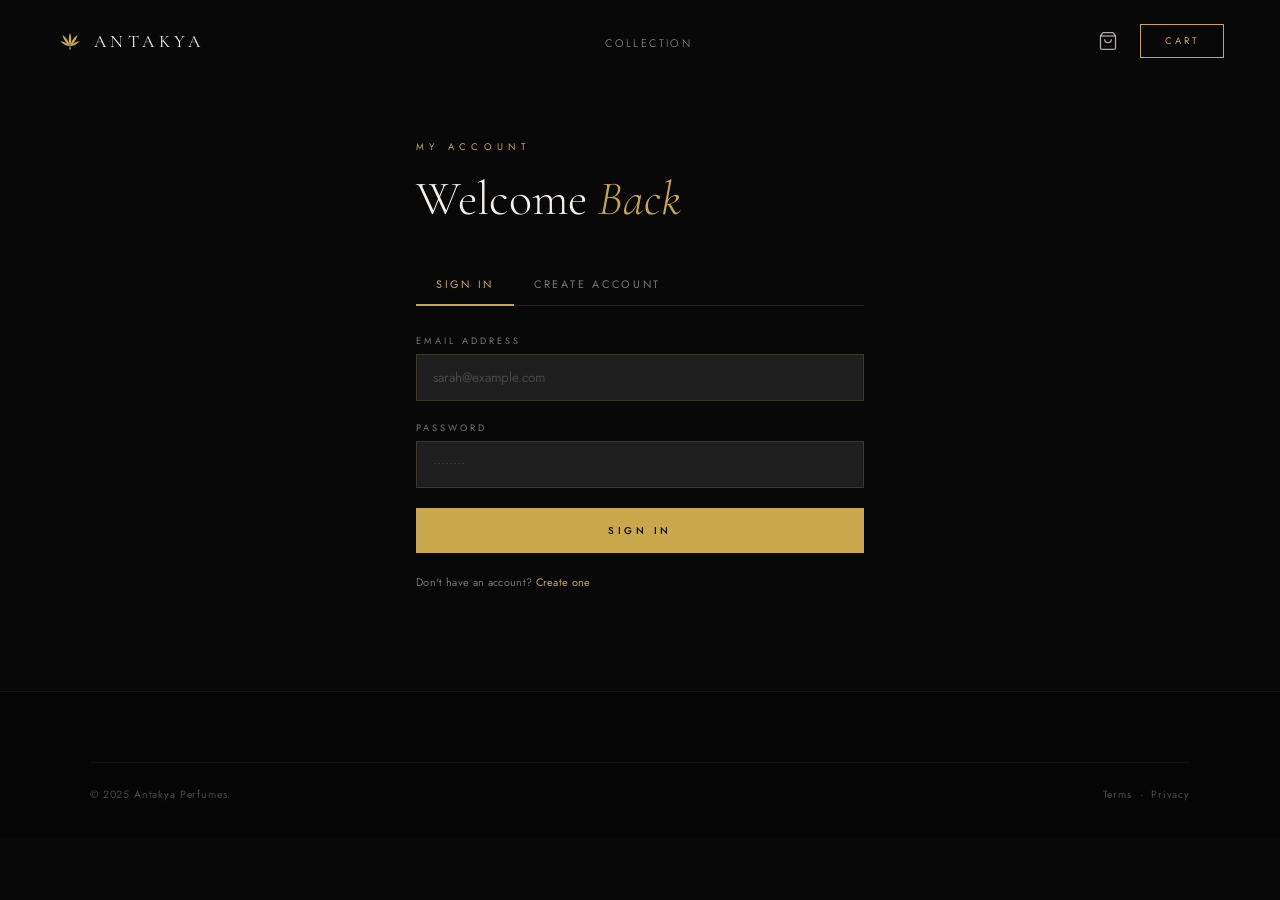
<file: account.html>
<!DOCTYPE html>
<html lang="en">
<head>
  <meta charset="UTF-8">
  <meta name="viewport" content="width=device-width, initial-scale=1.0">
  <title>My Account — Antakya Perfumes</title>
  <link rel="stylesheet" href="css/shared.css">
  <style>
    .account-page { max-width:560px; margin:0 auto; padding:140px 56px 100px; }
    .page-badge { font-size:.6rem; letter-spacing:.55em; text-transform:uppercase; color:var(--gold); margin-bottom:16px; display:block; }
    .page-title { font-family:'Cormorant Garamond',serif; font-size:clamp(2rem,4vw,3rem); font-weight:300; color:var(--cream); margin-bottom:8px; }
    .page-title em { font-style:italic; color:var(--gold); }

    /* ── Auth tabs ── */
    .auth-tabs { display:flex; gap:0; margin:36px 0 28px; border-bottom:1px solid rgba(201,168,76,.15); }
    .auth-tab { background:none; border:none; border-bottom:2px solid transparent; color:var(--muted); font-size:.68rem; letter-spacing:.25em; text-transform:uppercase; padding:12px 20px; cursor:pointer; font-family:'Jost',sans-serif; transition:color .3s,border-color .3s; margin-bottom:-1px; }
    .auth-tab.active { color:var(--gold); border-bottom-color:var(--gold); }

    /* ── Forms ── */
    .auth-form { display:none; flex-direction:column; gap:20px; }
    .auth-form.show { display:flex; }
    .form-group { display:flex; flex-direction:column; gap:7px; }
    .form-group label { font-size:.58rem; letter-spacing:.32em; text-transform:uppercase; color:var(--muted); }
    .form-input { background:var(--dark-3); border:1px solid rgba(201,168,76,.18); color:var(--cream); padding:13px 16px; font-size:.84rem; font-family:'Jost',sans-serif; outline:none; transition:border-color .3s; }
    .form-input:focus { border-color:var(--gold); }
    .form-input::placeholder { color:rgba(119,119,119,.45); }
    .form-row { display:grid; grid-template-columns:1fr 1fr; gap:16px; }
    .form-submit { background:var(--gold); color:var(--black); border:none; padding:15px; font-size:.62rem; letter-spacing:.35em; text-transform:uppercase; font-weight:500; cursor:pointer; font-family:'Jost',sans-serif; transition:background .3s; }
    .form-submit:hover { background:var(--gold-light); }
    .form-error { color:#e66; font-size:.72rem; letter-spacing:.03em; padding:10px 14px; background:rgba(230,80,80,.08); border-left:2px solid #e66; display:none; }
    .form-error.show { display:block; }
    .form-note { font-size:.68rem; color:var(--muted); letter-spacing:.03em; line-height:1.7; }
    .form-note a { color:var(--gold); text-decoration:none; }

    /* ── Profile view ── */
    #profile-view { display:none; }
    #profile-view.show { display:block; }
    .profile-card { background:var(--dark-2); border:1px solid rgba(201,168,76,.12); padding:32px; margin:32px 0; }
    .profile-avatar { width:72px; height:72px; border-radius:50%; background:rgba(201,168,76,.1); border:1px solid rgba(201,168,76,.3); display:flex; align-items:center; justify-content:center; font-family:'Cormorant Garamond',serif; font-size:1.8rem; color:var(--gold); margin-bottom:20px; }
    .profile-name { font-family:'Cormorant Garamond',serif; font-size:1.6rem; font-weight:300; color:var(--cream); margin-bottom:4px; }
    .profile-email { font-size:.72rem; color:var(--muted); letter-spacing:.05em; margin-bottom:24px; }
    .profile-sections { display:flex; flex-direction:column; gap:0; border-top:1px solid rgba(201,168,76,.1); }
    .profile-section { padding:20px 0; border-bottom:1px solid rgba(201,168,76,.08); }
    .profile-section-title { font-size:.58rem; letter-spacing:.4em; text-transform:uppercase; color:var(--gold); margin-bottom:12px; }
    .profile-section-body { font-size:.78rem; color:var(--muted); line-height:1.7; }
    .order-item { display:flex; justify-content:space-between; align-items:center; padding:10px 0; border-bottom:1px solid rgba(255,255,255,.04); }
    .order-item:last-child { border-bottom:none; }
    .order-name { font-size:.78rem; color:var(--cream); }
    .order-date { font-size:.65rem; color:var(--muted); }
    .order-status { font-size:.58rem; letter-spacing:.2em; text-transform:uppercase; color:var(--gold); background:rgba(201,168,76,.08); padding:4px 10px; }
    .profile-actions { display:flex; gap:12px; flex-wrap:wrap; margin-top:24px; }
    .btn-sm { background:transparent; border:1px solid rgba(201,168,76,.3); color:var(--gold); padding:9px 20px; font-size:.6rem; letter-spacing:.25em; text-transform:uppercase; cursor:pointer; font-family:'Jost',sans-serif; transition:background .3s, color .3s; text-decoration:none; display:inline-block; }
    .btn-sm:hover { background:var(--gold); color:var(--black); border-color:var(--gold); }
    .btn-sm.danger { border-color:rgba(220,80,80,.4); color:#e66; }
    .btn-sm.danger:hover { background:#e66; color:#fff; border-color:#e66; }

    @media(max-width:600px) {
      .account-page { padding:120px 24px 80px; }
      .form-row { grid-template-columns:1fr; }
    }
  </style>
</head>
<body>

<svg style="display:none" xmlns="http://www.w3.org/2000/svg">
  <symbol id="lotus" viewBox="0 0 64 64">
    <g transform="translate(32,44)">
      <path d="M0,0 C-3.8,-9 -3.8,-22 0,-31 C3.8,-22 3.8,-9 0,0Z"/>
      <path d="M0,0 C-3.8,-9 -3.8,-22 0,-31 C3.8,-22 3.8,-9 0,0Z" transform="rotate(-33)"/>
      <path d="M0,0 C-3.8,-9 -3.8,-22 0,-31 C3.8,-22 3.8,-9 0,0Z" transform="rotate(33)"/>
      <path d="M0,0 C-3.2,-7 -3.2,-18 0,-25 C3.2,-18 3.2,-7 0,0Z" transform="rotate(-63)"/>
      <path d="M0,0 C-3.2,-7 -3.2,-18 0,-25 C3.2,-18 3.2,-7 0,0Z" transform="rotate(63)"/>
      <path d="M0,0 C-2.2,2 -2,6.5 0,8.5 C2,6.5 2.2,2 0,0Z"/>
    </g>
  </symbol>
</svg>

<nav id="nav" class="scrolled">
  <a href="index.html" class="nav-logo">
    <svg viewBox="0 0 64 64" fill="var(--gold)"><use href="#lotus"/></svg>
    <span>ANTAKYA</span>
  </a>
  <ul class="nav-links">
    <li><a href="index.html#collection">Collection</a></li>
  </ul>
  <div class="nav-right">
    <button class="nav-icon-btn open-cart" aria-label="Cart">
      <svg viewBox="0 0 24 24"><path d="M6 2L3 6v14a2 2 0 002 2h14a2 2 0 002-2V6l-3-4z"/><line x1="3" y1="6" x2="21" y2="6"/><path d="M16 10a4 4 0 01-8 0"/></svg>
      <span class="cart-count">0</span>
    </button>
    <a href="cart.html" class="nav-btn">Cart</a>
  </div>
</nav>

<main class="account-page">
  <!-- AUTH (Login / Register) -->
  <div id="auth-section">
    <span class="page-badge">My Account</span>
    <h1 class="page-title">Welcome <em>Back</em></h1>

    <div class="auth-tabs">
      <button class="auth-tab active" data-tab="login">Sign In</button>
      <button class="auth-tab" data-tab="register">Create Account</button>
    </div>

    <!-- Login -->
    <form class="auth-form show" id="login-form" onsubmit="handleLogin(event)">
      <div class="form-error" id="login-error"></div>
      <div class="form-group">
        <label>Email Address</label>
        <input type="email" name="email" class="form-input" placeholder="sarah@example.com" required>
      </div>
      <div class="form-group">
        <label>Password</label>
        <input type="password" name="password" class="form-input" placeholder="••••••••" required>
      </div>
      <button type="submit" class="form-submit">Sign In</button>
      <p class="form-note">Don't have an account? <a href="#" onclick="switchTab('register')">Create one</a></p>
    </form>

    <!-- Register -->
    <form class="auth-form" id="register-form" onsubmit="handleRegister(event)">
      <div class="form-error" id="register-error"></div>
      <div class="form-row">
        <div class="form-group"><label>First Name</label><input type="text" name="firstName" class="form-input" placeholder="Sarah" required></div>
        <div class="form-group"><label>Last Name</label><input type="text" name="lastName"  class="form-input" placeholder="Mitchell" required></div>
      </div>
      <div class="form-group"><label>Email Address</label><input type="email" name="email" class="form-input" placeholder="sarah@example.com" required></div>
      <div class="form-group"><label>Password</label><input type="password" name="password" class="form-input" placeholder="Min. 6 characters" minlength="6" required></div>
      <div class="form-group"><label>Confirm Password</label><input type="password" name="confirm" class="form-input" placeholder="Repeat password" required></div>
      <p class="form-note">By creating an account you agree to our <a href="terms.html">Terms</a> and <a href="privacy.html">Privacy Policy</a>.</p>
      <button type="submit" class="form-submit">Create Account</button>
      <p class="form-note">Already have an account? <a href="#" onclick="switchTab('login')">Sign in</a></p>
    </form>
  </div>

  <!-- PROFILE (when logged in) -->
  <div id="profile-view">
    <span class="page-badge">My Account</span>
    <h1 class="page-title" id="profile-greeting">Hello, <em></em></h1>

    <div class="profile-card">
      <div class="profile-avatar" id="profile-initial"></div>
      <div class="profile-name" id="profile-name"></div>
      <div class="profile-email" id="profile-email"></div>

      <div class="profile-sections">
        <div class="profile-section">
          <div class="profile-section-title">Recent Orders</div>
          <div id="orders-list">
            <p class="profile-section-body">No orders yet. <a href="index.html#collection" style="color:var(--gold)">Browse the collection →</a></p>
          </div>
        </div>
        <div class="profile-section">
          <div class="profile-section-title">My Details</div>
          <div class="profile-section-body" id="profile-details"></div>
        </div>
      </div>

      <div class="profile-actions">
        <a href="index.html#collection" class="btn-sm">Shop Collection</a>
        <a href="cart.html" class="btn-sm">View Cart</a>
        <button class="btn-sm danger" onclick="Account.logout()">Sign Out</button>
      </div>
    </div>

    <!-- MEMBERSHIP -->
    <div id="membership-section" style="margin-top:36px"></div>
  </div>
</main>

<footer>
  <div class="footer-bottom" style="max-width:1100px;margin:0 auto;padding:24px 0 0;border-top:1px solid rgba(201,168,76,.08)">
    <p>© 2025 Antakya Perfumes.</p>
    <p><a href="terms.html">Terms</a> &nbsp;·&nbsp; <a href="privacy.html">Privacy</a></p>
  </div>
</footer>

<div class="cart-overlay" id="cart-overlay"></div>
<div id="cart-panel">
  <div class="cart-header"><h3>Your Cart</h3><button class="cart-header-close" id="close-cart">×</button></div>
  <div id="cart-items"></div>
  <div id="cart-footer">
    <p id="delivery-msg"></p>
    <div class="cart-total-row"><span class="cart-total-label">Total</span><span id="cart-total-val">€0,00</span></div>
    <a href="cart.html" class="cart-checkout-btn" onclick="Cart.close()">Proceed to Checkout</a>
  </div>
</div>

<script src="js/store.js"></script>
<script>
document.addEventListener('DOMContentLoaded', () => {
  if (Account.isLoggedIn()) showProfile();
  // Tab switching
  document.querySelectorAll('.auth-tab').forEach(tab => {
    tab.addEventListener('click', () => switchTab(tab.dataset.tab));
  });
});

function switchTab(tab) {
  document.querySelectorAll('.auth-tab').forEach(t => t.classList.toggle('active', t.dataset.tab === tab));
  document.getElementById('login-form').classList.toggle('show', tab === 'login');
  document.getElementById('register-form').classList.toggle('show', tab === 'register');
  if (tab === 'login') document.querySelector('h1.page-title').innerHTML = 'Welcome <em>Back</em>';
  else document.querySelector('h1.page-title').innerHTML = 'Create <em>Account</em>';
}

function handleLogin(e) {
  e.preventDefault();
  const fd = new FormData(e.target);
  const res = Account.login(fd.get('email'), fd.get('password'));
  if (!res.ok) { showError('login-error', res.error); return; }
  showProfile();
}

function handleRegister(e) {
  e.preventDefault();
  const fd = new FormData(e.target);
  if (fd.get('password') !== fd.get('confirm')) { showError('register-error', 'Passwords do not match.'); return; }
  const res = Account.register({ firstName: fd.get('firstName'), lastName: fd.get('lastName'), email: fd.get('email'), password: fd.get('password') });
  if (!res.ok) { showError('register-error', res.error); return; }
  showProfile();
}

function showError(id, msg) {
  const el = document.getElementById(id);
  el.textContent = msg;
  el.classList.add('show');
}

function showProfile() {
  const user = Account.get();
  document.getElementById('auth-section').style.display = 'none';
  const pv = document.getElementById('profile-view');
  pv.classList.add('show');

  document.querySelector('#profile-greeting em').textContent = user.firstName;
  document.getElementById('profile-initial').textContent = (user.firstName[0] + (user.lastName?.[0] || '')).toUpperCase();
  document.getElementById('profile-name').textContent    = `${user.firstName} ${user.lastName || ''}`.trim();
  document.getElementById('profile-email').textContent   = user.email;
  document.getElementById('profile-details').innerHTML   = `
    <p><strong style="color:var(--cream)">Name:</strong> ${user.firstName} ${user.lastName || ''}</p>
    <p><strong style="color:var(--cream)">Email:</strong> ${user.email}</p>
    <p style="margin-top:8px"><a href="#" style="color:var(--gold);font-size:.72rem" onclick="alert('Password change coming soon!')">Change password →</a></p>`;

  renderMembership(user);
}

function renderMembership(user) {
  const el = document.getElementById('membership-section');
  if (!el) return;
  if (user.membership) {
    el.innerHTML = `
      <div class="membership-card">
        <span class="membership-badge">Active</span>
        <h2 class="membership-title">Scent <em>Club</em></h2>
        <div style="margin:14px 0 20px">
          <span class="membership-active">Membership active</span>
        </div>
        <ul class="membership-perks">
          <li>A hand-selected new perfume delivered to your door every month</li>
          <li>Early access to new arrivals before anyone else</li>
          <li>Exclusive member-only fragrances never sold individually</li>
          <li>Free priority delivery on every shipment</li>
        </ul>
        <p style="font-size:.68rem;color:var(--muted);margin-bottom:18px">Your next perfume ships on the 1st of next month.</p>
        <button class="btn-sm danger" onclick="cancelMembership()">Cancel Membership</button>
      </div>`;
  } else {
    el.innerHTML = `
      <div class="membership-card">
        <span class="membership-badge">Exclusive</span>
        <h2 class="membership-title">Scent <em>Club</em></h2>
        <div class="membership-price">€50,00 <span>/ month</span></div>
        <ul class="membership-perks">
          <li>A hand-selected new perfume delivered to your door every month</li>
          <li>Early access to new arrivals before anyone else</li>
          <li>Exclusive member-only fragrances never sold individually</li>
          <li>Free priority delivery on every shipment</li>
        </ul>
        <button class="form-submit" style="max-width:280px" onclick="joinMembership()">Join Scent Club</button>
      </div>`;
  }
}

function joinMembership() {
  Account.joinMembership();
  renderMembership(Account.get());
}

function cancelMembership() {
  if (!confirm('Cancel your Scent Club membership? You will lose access at the end of the current period.')) return;
  Account.cancelMembership();
  renderMembership(Account.get());
}
</script>
</body>
</html>
</file>
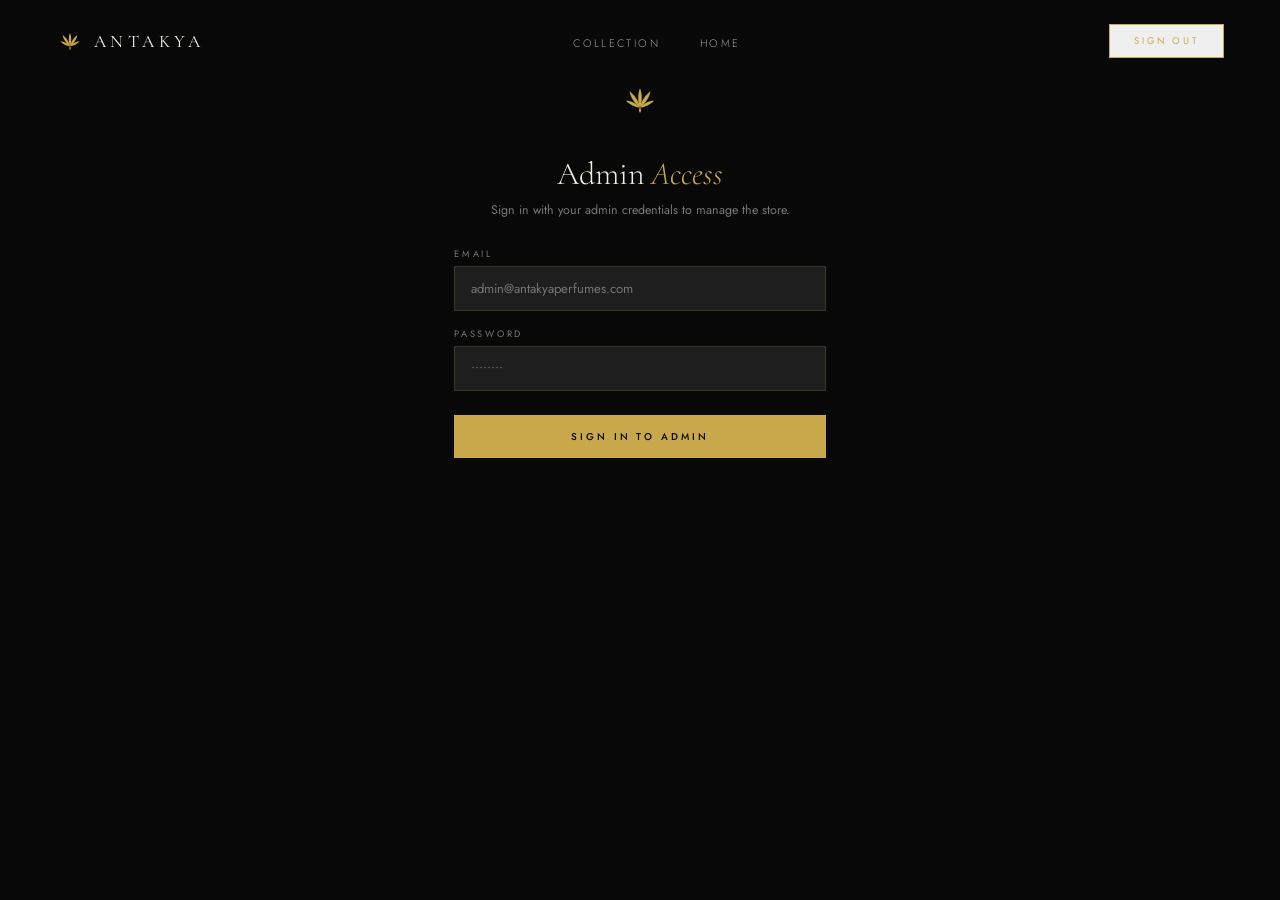
<file: admin.html>
<!DOCTYPE html>
<html lang="en">
<head>
  <meta charset="UTF-8">
  <meta name="viewport" content="width=device-width, initial-scale=1.0">
  <title>Admin — Antakya Perfumes</title>
  <link rel="stylesheet" href="css/shared.css">
  <style>
    .admin-wrap { max-width:1200px; margin:0 auto; padding:120px 56px 100px; }
    .admin-header { display:flex; align-items:center; justify-content:space-between; margin-bottom:40px; flex-wrap:wrap; gap:16px; }
    .admin-title { font-family:'Cormorant Garamond',serif; font-size:2.4rem; font-weight:300; color:var(--cream); }
    .admin-title em { color:var(--gold); font-style:italic; }
    .admin-badge { font-size:.55rem; letter-spacing:.4em; text-transform:uppercase; color:var(--black); background:var(--gold); padding:5px 14px; font-weight:600; }

    /* ── TABS ── */
    .admin-tabs { display:flex; gap:0; border-bottom:1px solid rgba(201,168,76,.15); margin-bottom:36px; }
    .admin-tab { background:none; border:none; border-bottom:2px solid transparent; color:var(--muted); font-size:.65rem; letter-spacing:.25em; text-transform:uppercase; padding:12px 24px; cursor:pointer; font-family:'Jost',sans-serif; transition:color .3s,border-color .3s; margin-bottom:-1px; }
    .admin-tab.active { color:var(--gold); border-bottom-color:var(--gold); }
    .admin-panel { display:none; }
    .admin-panel.show { display:block; }

    /* ── STATS BAR ── */
    .admin-stats { display:grid; grid-template-columns:repeat(4,1fr); gap:16px; margin-bottom:36px; }
    .astat { background:var(--dark-2); border:1px solid rgba(201,168,76,.1); padding:20px 24px; }
    .astat-num { font-family:'Cormorant Garamond',serif; font-size:2rem; color:var(--gold); }
    .astat-lbl { font-size:.58rem; letter-spacing:.28em; text-transform:uppercase; color:var(--muted); margin-top:4px; }

    /* ── ORDERS TABLE ── */
    .admin-table { width:100%; border-collapse:collapse; }
    .admin-table th { font-size:.58rem; letter-spacing:.3em; text-transform:uppercase; color:var(--gold); border-bottom:1px solid rgba(201,168,76,.2); padding:10px 12px; text-align:left; }
    .admin-table td { font-size:.76rem; color:var(--cream); border-bottom:1px solid rgba(255,255,255,.04); padding:14px 12px; vertical-align:top; }
    .admin-table tr:hover td { background:rgba(201,168,76,.03); }
    .order-status { display:inline-block; font-size:.55rem; letter-spacing:.2em; text-transform:uppercase; padding:4px 10px; }
    .status-pending  { background:rgba(201,168,76,.12); color:var(--gold); }
    .status-shipped  { background:rgba(80,200,80,.1);   color:#6e9; }
    .status-fulfilled{ background:rgba(80,200,80,.18);  color:#4d8; }
    .status-cancelled{ background:rgba(230,80,80,.1);   color:#e66; }
    .order-detail { font-size:.68rem; color:var(--muted); line-height:1.7; }
    .admin-action-btn { background:none; border:1px solid rgba(201,168,76,.3); color:var(--gold); padding:5px 14px; font-size:.58rem; letter-spacing:.2em; text-transform:uppercase; cursor:pointer; font-family:'Jost',sans-serif; transition:background .3s,color .3s; }
    .admin-action-btn:hover { background:var(--gold); color:var(--black); }
    .admin-action-btn.danger { border-color:rgba(230,80,80,.4); color:#e66; }
    .admin-action-btn.danger:hover { background:#e66; color:#fff; border-color:#e66; }

    /* ── PRODUCT MANAGEMENT ── */
    .products-admin-grid { display:grid; grid-template-columns:repeat(3,1fr); gap:20px; margin-bottom:32px; }
    .prod-admin-card { background:var(--dark-2); border:1px solid rgba(201,168,76,.1); padding:0; overflow:hidden; }
    .prod-admin-img { height:180px; overflow:hidden; position:relative; }
    .prod-admin-img img { width:100%; height:100%; object-fit:cover; filter:brightness(.8); }
    .prod-admin-img .avail-tag { position:absolute; top:10px; left:10px; font-size:.52rem; letter-spacing:.2em; text-transform:uppercase; padding:4px 10px; }
    .avail-yes { background:rgba(80,200,80,.15); color:#6e9; border:1px solid rgba(80,200,80,.3); }
    .avail-no  { background:rgba(230,80,80,.15);  color:#e66; border:1px solid rgba(230,80,80,.3); }
    .prod-admin-body { padding:16px 18px; }
    .prod-admin-name { font-family:'Cormorant Garamond',serif; font-size:1.1rem; color:var(--cream); margin-bottom:2px; }
    .prod-admin-sub  { font-size:.62rem; color:var(--muted); margin-bottom:12px; }
    .prod-admin-actions { display:flex; gap:8px; flex-wrap:wrap; }

    /* ── ADD / EDIT FORM ── */
    .admin-form { background:var(--dark-2); border:1px solid rgba(201,168,76,.15); padding:32px; margin-bottom:36px; }
    .admin-form h3 { font-family:'Cormorant Garamond',serif; font-size:1.4rem; color:var(--cream); margin-bottom:24px; }
    .admin-form-grid { display:grid; grid-template-columns:1fr 1fr; gap:16px; }
    .admin-form-grid .full { grid-column:1/-1; }
    .form-group { display:flex; flex-direction:column; gap:6px; }
    .form-group label { font-size:.58rem; letter-spacing:.3em; text-transform:uppercase; color:var(--muted); }
    .form-input { background:var(--dark-3); border:1px solid rgba(201,168,76,.18); color:var(--cream); padding:12px 16px; font-size:.82rem; font-family:'Jost',sans-serif; outline:none; transition:border-color .3s; width:100%; }
    .form-input:focus { border-color:var(--gold); }
    .form-select { background:var(--dark-3); border:1px solid rgba(201,168,76,.18); color:var(--cream); padding:12px 16px; font-size:.78rem; font-family:'Jost',sans-serif; outline:none; width:100%; -webkit-appearance:none; appearance:none; cursor:pointer; }
    .form-select:focus { border-color:var(--gold); }
    .form-submit { background:var(--gold); color:var(--black); border:none; padding:14px 36px; font-size:.62rem; letter-spacing:.3em; text-transform:uppercase; font-weight:500; cursor:pointer; font-family:'Jost',sans-serif; transition:background .3s; margin-top:8px; }
    .form-submit:hover { background:var(--gold-light); }
    .admin-msg { padding:12px 18px; font-size:.74rem; letter-spacing:.04em; margin-bottom:20px; display:none; }
    .admin-msg.ok  { background:rgba(80,200,80,.08); border-left:2px solid #6e9; color:#6e9; }
    .admin-msg.err { background:rgba(230,80,80,.08);  border-left:2px solid #e66; color:#e66; }
    .admin-msg.show { display:block; }

    /* ── LOGIN WALL ── */
    #admin-login-wall { max-width:420px; margin:0 auto; padding:80px 24px; text-align:center; }
    #admin-login-wall h2 { font-family:'Cormorant Garamond',serif; font-size:2rem; font-weight:300; color:var(--cream); margin-bottom:8px; }
    #admin-login-wall p { font-size:.78rem; color:var(--muted); margin-bottom:28px; }
    #admin-login-form { display:flex; flex-direction:column; gap:16px; text-align:left; }

    @media(max-width:900px) {
      .admin-wrap { padding:100px 24px 80px; }
      .admin-stats { grid-template-columns:1fr 1fr; }
      .products-admin-grid { grid-template-columns:1fr; }
      .admin-form-grid { grid-template-columns:1fr; }
      .admin-table { font-size:.68rem; }
    }
  </style>
</head>
<body>

<svg style="display:none" xmlns="http://www.w3.org/2000/svg">
  <symbol id="lotus" viewBox="0 0 64 64">
    <g transform="translate(32,44)">
      <path d="M0,0 C-3.8,-9 -3.8,-22 0,-31 C3.8,-22 3.8,-9 0,0Z"/>
      <path d="M0,0 C-3.8,-9 -3.8,-22 0,-31 C3.8,-22 3.8,-9 0,0Z" transform="rotate(-33)"/>
      <path d="M0,0 C-3.8,-9 -3.8,-22 0,-31 C3.8,-22 3.8,-9 0,0Z" transform="rotate(33)"/>
      <path d="M0,0 C-3.2,-7 -3.2,-18 0,-25 C3.2,-18 3.2,-7 0,0Z" transform="rotate(-63)"/>
      <path d="M0,0 C-3.2,-7 -3.2,-18 0,-25 C3.2,-18 3.2,-7 0,0Z" transform="rotate(63)"/>
      <path d="M0,0 C-2.2,2 -2,6.5 0,8.5 C2,6.5 2.2,2 0,0Z"/>
    </g>
  </symbol>
</svg>

<nav id="nav" class="scrolled">
  <a href="index.html" class="nav-logo">
    <svg viewBox="0 0 64 64" fill="var(--gold)"><use href="#lotus"/></svg>
    <span>ANTAKYA</span>
  </a>
  <ul class="nav-links">
    <li><a href="index.html#collection">Collection</a></li>
    <li><a href="index.html">Home</a></li>
  </ul>
  <div class="nav-right">
    <button class="nav-btn" onclick="Account.logout()">Sign Out</button>
  </div>
</nav>

<!-- ── LOGIN WALL ──────────────────────────────────────────────── -->
<div id="admin-login-wall">
  <div style="margin-bottom:28px">
    <svg viewBox="0 0 64 64" fill="var(--gold)" width="40" height="40"><use href="#lotus"/></svg>
  </div>
  <h2>Admin <em style="color:var(--gold);font-style:italic">Access</em></h2>
  <p>Sign in with your admin credentials to manage the store.</p>
  <div class="admin-msg" id="login-err"></div>
  <form id="admin-login-form" onsubmit="adminLogin(event)">
    <div class="form-group"><label>Email</label><input type="email" id="al-email" class="form-input" placeholder="admin@antakyaperfumes.com" required></div>
    <div class="form-group"><label>Password</label><input type="password" id="al-pass" class="form-input" placeholder="••••••••" required></div>
    <button type="submit" class="form-submit" style="width:100%">Sign In to Admin</button>
  </form>
</div>

<!-- ── ADMIN DASHBOARD ─────────────────────────────────────────── -->
<div class="admin-wrap" id="admin-dashboard" style="display:none">
  <div class="admin-header">
    <div>
      <span class="admin-badge">Owner Dashboard</span>
      <h1 class="admin-title" style="margin-top:12px">Antakya <em>Admin</em></h1>
    </div>
    <button class="admin-action-btn danger" onclick="Account.logout()">Sign Out</button>
  </div>

  <!-- Stats -->
  <div class="admin-stats" id="admin-stats"></div>

  <!-- Tabs -->
  <div class="admin-tabs">
    <button class="admin-tab active" data-panel="orders">Orders</button>
    <button class="admin-tab" data-panel="products">Products</button>
    <button class="admin-tab" data-panel="add-product">Add Product</button>
  </div>

  <!-- ── ORDERS PANEL ── -->
  <div class="admin-panel show" id="panel-orders">
    <div id="orders-container"></div>
  </div>

  <!-- ── PRODUCTS PANEL ── -->
  <div class="admin-panel" id="panel-products">
    <div class="admin-msg" id="prod-msg"></div>
    <div class="products-admin-grid" id="products-admin-grid"></div>
  </div>

  <!-- ── ADD PRODUCT PANEL ── -->
  <div class="admin-panel" id="panel-add-product">
    <div class="admin-form">
      <h3 id="prod-form-title">Add New Product</h3>
      <div class="admin-msg" id="add-msg"></div>
      <input type="hidden" id="edit-id" value="">
      <div class="admin-form-grid">
        <div class="form-group"><label>Product Name</label><input type="text" id="pf-name" class="form-input" placeholder="e.g. Noir Intense"></div>
        <div class="form-group"><label>Inspired By</label><input type="text" id="pf-inspired" class="form-input" placeholder="e.g. Black Opium"></div>
        <div class="form-group full"><label>Fragrance Notes</label><input type="text" id="pf-notes" class="form-input" placeholder="e.g. Vanilla · Jasmine · Coffee"></div>
        <div class="form-group full"><label>Description</label><textarea id="pf-desc" class="form-input" rows="3" placeholder="Write a compelling product description…" style="resize:vertical"></textarea></div>
        <div class="form-group"><label>Price (€)</label><input type="number" id="pf-price" class="form-input" placeholder="42.99" step="0.01" min="0"></div>
        <div class="form-group"><label>Volume</label><input type="text" id="pf-volume" class="form-input" placeholder="50ml" value="50ml"></div>
        <div class="form-group"><label>Image Path</label><input type="text" id="pf-image" class="form-input" placeholder="images/bottle-clean1.jpg"></div>
        <div class="form-group"><label>Category</label>
          <select id="pf-category" class="form-select">
            <option value="men">Men's</option>
            <option value="women">Women's</option>
            <option value="unisex" selected>Unisex</option>
          </select>
        </div>
        <div class="form-group"><label>Season</label>
          <select id="pf-season" class="form-select">
            <option value="all-season" selected>All-Season</option>
            <option value="summer">Spring / Summer</option>
            <option value="winter">Autumn / Winter</option>
          </select>
        </div>
        <div class="form-group"><label>Occasion</label>
          <select id="pf-occasion" class="form-select">
            <option value="any" selected>Any Occasion</option>
            <option value="date-night">Date Night</option>
            <option value="office">Office</option>
            <option value="casual">Casual</option>
            <option value="special">Special Occasion</option>
          </select>
        </div>
        <div class="form-group"><label>Badge (optional)</label>
          <select id="pf-badge" class="form-select">
            <option value="">None</option>
            <option value="New">New</option>
            <option value="Bestseller">Bestseller</option>
            <option value="Limited">Limited</option>
          </select>
        </div>
        <div class="form-group"><label>Availability</label>
          <select id="pf-available" class="form-select">
            <option value="true" selected>Available</option>
            <option value="false">Sold Out</option>
          </select>
        </div>
        <div class="form-group"><label>New Arrival?</label>
          <select id="pf-isnew" class="form-select">
            <option value="false" selected>No</option>
            <option value="true">Yes</option>
          </select>
        </div>
      </div>
      <div style="display:flex;gap:12px;margin-top:20px;flex-wrap:wrap">
        <button class="form-submit" onclick="saveProduct()">Save Product</button>
        <button class="admin-action-btn" onclick="clearProductForm()">Clear Form</button>
      </div>
    </div>
  </div>
</div>

<div class="cart-overlay" id="cart-overlay"></div>
<div id="cart-panel">
  <div class="cart-header"><h3>Your Cart</h3><button class="cart-header-close" id="close-cart">×</button></div>
  <div id="cart-items"></div>
  <div id="cart-footer">
    <p id="delivery-msg"></p>
    <div class="cart-total-row"><span class="cart-total-label">Total</span><span id="cart-total-val">€0,00</span></div>
    <a href="cart.html" class="cart-checkout-btn" onclick="Cart.close()">Proceed to Checkout</a>
  </div>
</div>

<script src="js/store.js"></script>
<script>
// ── Guard: redirect non-admins ──────────────────────────────────
document.addEventListener('DOMContentLoaded', () => {
  if (Account.isAdmin()) {
    showDashboard();
  } else if (Account.isLoggedIn()) {
    window.location.href = 'account.html';
  }
  // Tab switching
  document.querySelectorAll('.admin-tab').forEach(tab => {
    tab.addEventListener('click', () => {
      document.querySelectorAll('.admin-tab').forEach(t => t.classList.remove('active'));
      document.querySelectorAll('.admin-panel').forEach(p => p.classList.remove('show'));
      tab.classList.add('active');
      document.getElementById('panel-' + tab.dataset.panel).classList.add('show');
    });
  });
});

function adminLogin(e) {
  e.preventDefault();
  const email = document.getElementById('al-email').value;
  const pass  = document.getElementById('al-pass').value;
  const res   = Account.login(email, pass);
  if (!res.ok || !res.admin) {
    const err = document.getElementById('login-err');
    err.textContent = res.error || 'Access denied. Admin credentials required.';
    err.className = 'admin-msg err show';
    return;
  }
  showDashboard();
}

function showDashboard() {
  document.getElementById('admin-login-wall').style.display = 'none';
  document.getElementById('admin-dashboard').style.display  = 'block';
  renderAdminStats();
  renderOrdersPanel();
  renderProductsAdmin();
}

// ── STATS ──────────────────────────────────────────────────────
function renderAdminStats() {
  const orders   = Orders.load();
  const revenue  = orders.reduce((s,o) => s + o.total, 0);
  const pending  = orders.filter(o => o.status === 'pending').length;
  const products = PRODUCTS.length;
  document.getElementById('admin-stats').innerHTML = `
    <div class="astat"><div class="astat-num">${orders.length}</div><div class="astat-lbl">Total Orders</div></div>
    <div class="astat"><div class="astat-num">${fmtPrice(revenue)}</div><div class="astat-lbl">Total Revenue</div></div>
    <div class="astat"><div class="astat-num">${pending}</div><div class="astat-lbl">Pending Orders</div></div>
    <div class="astat"><div class="astat-num">${products}</div><div class="astat-lbl">Products</div></div>`;
}

// ── ORDERS ─────────────────────────────────────────────────────
function renderOrdersPanel() {
  const orders = Orders.load();
  const el = document.getElementById('orders-container');
  if (orders.length === 0) {
    el.innerHTML = '<p style="color:var(--muted);font-size:.82rem;padding:40px 0">No orders yet. Orders placed via checkout will appear here.</p>';
    return;
  }
  el.innerHTML = `
    <table class="admin-table">
      <thead><tr>
        <th>Order ID</th><th>Date</th><th>Customer</th><th>Delivery Address</th><th>Items</th><th>Total</th><th>Status</th><th>Actions</th>
      </tr></thead>
      <tbody>${orders.map(o => `
        <tr>
          <td style="font-family:'Cormorant Garamond',serif;color:var(--gold)">${o.id}</td>
          <td class="order-detail">${new Date(o.date).toLocaleDateString('en-GB',{day:'2-digit',month:'short',year:'numeric'})}</td>
          <td>
            <div style="color:var(--cream);font-size:.8rem">${o.buyer.firstName} ${o.buyer.lastName}</div>
            <div class="order-detail">${o.buyer.email}</div>
            <div class="order-detail">${o.buyer.phone || ''}</div>
          </td>
          <td class="order-detail">${o.buyer.address}<br>${o.buyer.city} ${o.buyer.postcode}</td>
          <td class="order-detail">${o.items.map(i => `${i.name} ×${i.qty}`).join('<br>')}</td>
          <td style="font-family:'Cormorant Garamond',serif;color:var(--gold)">${fmtPrice(o.total)}</td>
          <td><span class="order-status status-${o.status}">${o.status}</span></td>
          <td>
            <div style="display:flex;flex-direction:column;gap:6px">
              ${o.status === 'pending'   ? `<button class="admin-action-btn" onclick="updateOrderStatus('${o.id}','shipped')">Mark Shipped</button>` : ''}
              ${o.status === 'shipped'   ? `<button class="admin-action-btn" onclick="updateOrderStatus('${o.id}','fulfilled')">Mark Fulfilled</button>` : ''}
              ${o.status !== 'cancelled' ? `<button class="admin-action-btn danger" onclick="updateOrderStatus('${o.id}','cancelled')">Cancel</button>` : ''}
            </div>
          </td>
        </tr>`).join('')}
      </tbody>
    </table>`;
}

function updateOrderStatus(id, status) {
  Orders.updateStatus(id, status);
  renderAdminStats();
  renderOrdersPanel();
}

// ── PRODUCTS ADMIN ──────────────────────────────────────────────
function renderProductsAdmin() {
  const el = document.getElementById('products-admin-grid');
  el.innerHTML = PRODUCTS.map(p => `
    <div class="prod-admin-card">
      <div class="prod-admin-img">
        <img src="${p.image}" alt="${p.name}">
        <span class="avail-tag ${p.available !== false ? 'avail-yes' : 'avail-no'}">${p.available !== false ? 'Available' : 'Sold Out'}</span>
      </div>
      <div class="prod-admin-body">
        <div class="prod-admin-name">${p.name}</div>
        <div class="prod-admin-sub">${p.inspiredBy} · ${fmtPrice(p.price)} · ${p.category}</div>
        <div class="prod-admin-actions">
          <button class="admin-action-btn" onclick="editProduct(${p.id})">Edit</button>
          <button class="admin-action-btn" onclick="toggleAvailability(${p.id})">${p.available !== false ? 'Mark Sold Out' : 'Mark Available'}</button>
          <button class="admin-action-btn danger" onclick="deleteProduct(${p.id})">Delete</button>
        </div>
      </div>
    </div>`).join('');
}

function toggleAvailability(id) {
  const p = PRODUCTS.find(x => x.id === id);
  if (!p) return;
  p.available = !(p.available !== false);
  saveProductsToStorage();
  renderProductsAdmin();
  renderAdminStats();
  const msg = document.getElementById('prod-msg');
  msg.textContent = `"${p.name}" marked as ${p.available ? 'Available' : 'Sold Out'}.`;
  msg.className = 'admin-msg ok show';
  setTimeout(() => msg.className = 'admin-msg', 2500);
}

function deleteProduct(id) {
  if (!confirm('Delete this product permanently?')) return;
  const idx = PRODUCTS.findIndex(x => x.id === id);
  if (idx >= 0) PRODUCTS.splice(idx, 1);
  saveProductsToStorage();
  renderProductsAdmin();
  renderAdminStats();
}

function editProduct(id) {
  const p = PRODUCTS.find(x => x.id === id);
  if (!p) return;
  document.getElementById('edit-id').value        = p.id;
  document.getElementById('pf-name').value        = p.name;
  document.getElementById('pf-inspired').value    = p.inspiredBy;
  document.getElementById('pf-notes').value       = p.notes;
  document.getElementById('pf-desc').value        = p.description || '';
  document.getElementById('pf-price').value       = p.price;
  document.getElementById('pf-volume').value      = p.volume;
  document.getElementById('pf-image').value       = p.image;
  document.getElementById('pf-category').value    = p.category;
  document.getElementById('pf-season').value      = p.season || 'all-season';
  document.getElementById('pf-occasion').value    = p.occasion || 'any';
  document.getElementById('pf-badge').value       = p.badge || '';
  document.getElementById('pf-available').value   = String(p.available !== false);
  document.getElementById('pf-isnew').value       = String(!!p.isNew);
  document.getElementById('prod-form-title').textContent = `Edit: ${p.name}`;

  // Switch to Add Product tab
  document.querySelectorAll('.admin-tab').forEach(t => t.classList.remove('active'));
  document.querySelectorAll('.admin-panel').forEach(panel => panel.classList.remove('show'));
  document.querySelector('[data-panel="add-product"]').classList.add('active');
  document.getElementById('panel-add-product').classList.add('show');
  document.getElementById('panel-add-product').scrollIntoView({ behavior:'smooth' });
}

function saveProduct() {
  const name = document.getElementById('pf-name').value.trim();
  if (!name) { showAddMsg('Product name is required.', 'err'); return; }

  const editId = parseInt(document.getElementById('edit-id').value);
  const prod = {
    id:          editId || Date.now(),
    name,
    inspiredBy:  document.getElementById('pf-inspired').value.trim(),
    notes:       document.getElementById('pf-notes').value.trim(),
    description: document.getElementById('pf-desc').value.trim(),
    price:       parseFloat(document.getElementById('pf-price').value) || 42.99,
    volume:      document.getElementById('pf-volume').value.trim() || '50ml',
    image:       document.getElementById('pf-image').value.trim() || 'images/bottle-clean1.jpg',
    category:    document.getElementById('pf-category').value,
    season:      document.getElementById('pf-season').value,
    occasion:    document.getElementById('pf-occasion').value,
    badge:       document.getElementById('pf-badge').value || null,
    available:   document.getElementById('pf-available').value === 'true',
    isNew:       document.getElementById('pf-isnew').value === 'true',
  };

  if (editId) {
    const idx = PRODUCTS.findIndex(x => x.id === editId);
    if (idx >= 0) PRODUCTS[idx] = prod;
  } else {
    PRODUCTS.push(prod);
  }

  saveProductsToStorage();
  renderProductsAdmin();
  renderAdminStats();
  clearProductForm();
  showAddMsg(editId ? `"${name}" updated successfully.` : `"${name}" added to the collection.`, 'ok');
}

function saveProductsToStorage() {
  // Save all product overrides (full list) to localStorage
  const base = PRODUCTS_DEFAULT.map(p => p.id);
  // Store only modified/new items vs default
  localStorage.setItem('antakya_products', JSON.stringify(PRODUCTS));
}

function clearProductForm() {
  ['pf-name','pf-inspired','pf-notes','pf-desc','pf-price','pf-volume','pf-image'].forEach(id => {
    document.getElementById(id).value = '';
  });
  document.getElementById('pf-volume').value   = '50ml';
  document.getElementById('pf-image').value    = 'images/bottle-clean1.jpg';
  document.getElementById('pf-price').value    = '42.99';
  document.getElementById('edit-id').value     = '';
  document.getElementById('prod-form-title').textContent = 'Add New Product';
}

function showAddMsg(msg, type) {
  const el = document.getElementById('add-msg');
  el.textContent = msg;
  el.className = `admin-msg ${type} show`;
  setTimeout(() => el.className = 'admin-msg', 3000);
}
</script>
</body>
</html>
</file>
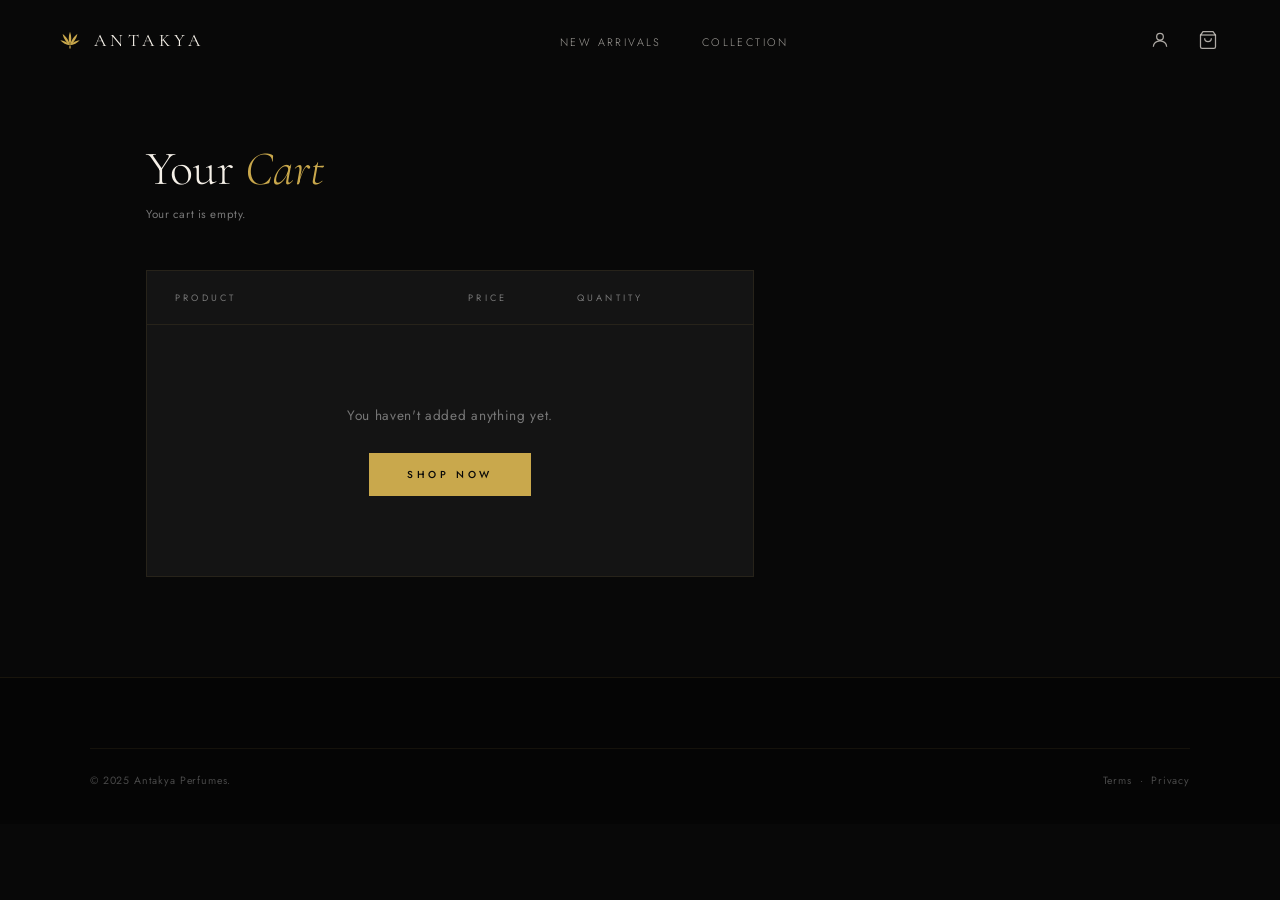
<file: cart.html>
<!DOCTYPE html>
<html lang="en">
<head>
  <meta charset="UTF-8">
  <meta name="viewport" content="width=device-width, initial-scale=1.0">
  <title>Your Cart — Antakya Perfumes</title>
  <link rel="stylesheet" href="css/shared.css">
  <style>
    .cart-page { max-width:1100px; margin:0 auto; padding:140px 56px 100px; }
    .cart-page-title { font-family:'Cormorant Garamond',serif; font-size:clamp(2rem,4vw,3rem); font-weight:300; color:var(--cream); margin-bottom:8px; }
    .cart-page-title em { font-style:italic; color:var(--gold); }
    .cart-page-sub { font-size:.72rem; color:var(--muted); letter-spacing:.05em; margin-bottom:48px; }

    .cart-layout { display:grid; grid-template-columns:1fr 340px; gap:40px; align-items:start; }

    /* ── Items ── */
    .cart-items-section { background:var(--dark-2); border:1px solid rgba(201,168,76,.1); }
    .cart-items-header { padding:20px 28px; border-bottom:1px solid rgba(201,168,76,.1); display:grid; grid-template-columns:3fr 1fr 1fr 40px; gap:16px; }
    .cart-items-header span { font-size:.58rem; letter-spacing:.35em; text-transform:uppercase; color:var(--muted); }
    .cart-page-item { display:grid; grid-template-columns:3fr 1fr 1fr 40px; gap:16px; align-items:center; padding:20px 28px; border-bottom:1px solid rgba(255,255,255,.04); }
    .cpi-product { display:flex; gap:16px; align-items:center; }
    .cpi-img { width:68px; height:84px; flex-shrink:0; background:#0d0d0d; overflow:hidden; display:flex; align-items:center; justify-content:center; }
    .cpi-img img { width:100%; height:100%; object-fit:cover; filter:brightness(.88) contrast(1.1); }
    .cpi-name { font-family:'Cormorant Garamond',serif; font-size:1.05rem; color:var(--cream); margin-bottom:4px; }
    .cpi-inspired { font-size:.62rem; color:var(--muted); letter-spacing:.05em; margin-bottom:4px; }
    .cpi-vol { font-size:.6rem; color:var(--muted); letter-spacing:.1em; }
    .cpi-price { font-family:'Cormorant Garamond',serif; font-size:1rem; color:var(--gold); }
    .cpi-qty { display:flex; align-items:center; gap:0; border:1px solid rgba(201,168,76,.25); width:fit-content; }
    .cpi-qty .qty-btn { background:none; border:none; color:var(--gold); width:30px; height:30px; cursor:pointer; font-size:1rem; transition:background .2s; }
    .cpi-qty .qty-btn:hover { background:rgba(201,168,76,.12); }
    .cpi-qty .qty-val { font-size:.78rem; width:28px; text-align:center; color:var(--cream); }
    .cpi-total { font-family:'Cormorant Garamond',serif; font-size:1.1rem; color:var(--cream); }
    .cpi-remove { background:none; border:none; color:var(--muted); font-size:1.3rem; cursor:pointer; padding:4px; transition:color .3s; justify-self:center; }
    .cpi-remove:hover { color:var(--cream); }
    .cart-page-empty { padding:80px; text-align:center; color:var(--muted); }
    .cart-page-empty p { font-size:.85rem; margin-bottom:28px; letter-spacing:.05em; }
    .cart-actions-row { padding:20px 28px; display:flex; justify-content:space-between; align-items:center; }
    .cart-continue { font-size:.62rem; letter-spacing:.25em; text-transform:uppercase; color:var(--muted); text-decoration:none; transition:color .3s; }
    .cart-continue:hover { color:var(--gold); }
    .cart-clear { background:none; border:none; font-size:.62rem; letter-spacing:.25em; text-transform:uppercase; color:var(--muted); cursor:pointer; font-family:'Jost',sans-serif; transition:color .3s; }
    .cart-clear:hover { color:#e55; }

    /* ── Summary ── */
    .cart-summary { background:var(--dark-2); border:1px solid rgba(201,168,76,.1); padding:28px; position:sticky; top:100px; }
    .summary-title { font-family:'Cormorant Garamond',serif; font-size:1.3rem; font-weight:300; margin-bottom:24px; letter-spacing:.05em; }
    .summary-row { display:flex; justify-content:space-between; align-items:center; margin-bottom:14px; font-size:.78rem; }
    .summary-row span:first-child { color:var(--muted); }
    .summary-row span:last-child { color:var(--cream); }
    .summary-row.total { border-top:1px solid rgba(201,168,76,.15); padding-top:16px; margin-top:16px; }
    .summary-row.total span:first-child { font-size:.62rem; letter-spacing:.3em; text-transform:uppercase; color:var(--muted); }
    .summary-row.total span:last-child { font-family:'Cormorant Garamond',serif; font-size:1.4rem; color:var(--gold); }
    .summary-delivery { background:rgba(201,168,76,.06); border:1px solid rgba(201,168,76,.15); padding:12px 16px; margin:16px 0; font-size:.68rem; color:var(--muted); letter-spacing:.04em; line-height:1.6; }
    .summary-delivery.free { color:var(--gold); border-color:rgba(201,168,76,.3); }
    .checkout-btn { display:block; width:100%; background:var(--gold); color:var(--black); border:none; padding:16px; font-size:.62rem; letter-spacing:.35em; text-transform:uppercase; font-weight:500; cursor:pointer; text-decoration:none; text-align:center; font-family:'Jost',sans-serif; transition:background .3s; margin-bottom:12px; }
    .checkout-btn:hover { background:var(--gold-light); }
    .paypal-btn { display:flex; align-items:center; justify-content:center; gap:8px; width:100%; background:#ffc439; color:#003087; border:none; padding:14px; font-size:.72rem; font-weight:700; cursor:pointer; font-family:Arial,sans-serif; transition:background .3s; }
    .paypal-btn:hover { background:#f0b429; }
    .secure-note { text-align:center; font-size:.6rem; color:var(--muted); letter-spacing:.1em; margin-top:14px; display:flex; align-items:center; justify-content:center; gap:6px; }
    .secure-note::before { content:'🔒'; font-size:.7rem; }

    @media(max-width:800px){
      .cart-page { padding:120px 24px 80px; }
      .cart-layout { grid-template-columns:1fr; }
      .cart-items-header { display:none; }
      .cart-page-item { grid-template-columns:1fr; gap:12px; }
      .cpi-total { display:none; }
    }
  </style>
</head>
<body>

<svg style="display:none" xmlns="http://www.w3.org/2000/svg">
  <symbol id="lotus" viewBox="0 0 64 64">
    <g transform="translate(32,44)">
      <path d="M0,0 C-3.8,-9 -3.8,-22 0,-31 C3.8,-22 3.8,-9 0,0Z"/>
      <path d="M0,0 C-3.8,-9 -3.8,-22 0,-31 C3.8,-22 3.8,-9 0,0Z" transform="rotate(-33)"/>
      <path d="M0,0 C-3.8,-9 -3.8,-22 0,-31 C3.8,-22 3.8,-9 0,0Z" transform="rotate(33)"/>
      <path d="M0,0 C-3.2,-7 -3.2,-18 0,-25 C3.2,-18 3.2,-7 0,0Z" transform="rotate(-63)"/>
      <path d="M0,0 C-3.2,-7 -3.2,-18 0,-25 C3.2,-18 3.2,-7 0,0Z" transform="rotate(63)"/>
      <path d="M0,0 C-2.2,2 -2,6.5 0,8.5 C2,6.5 2.2,2 0,0Z"/>
    </g>
  </symbol>
</svg>

<nav id="nav" class="scrolled">
  <a href="index.html" class="nav-logo">
    <svg viewBox="0 0 64 64" fill="var(--gold)"><use href="#lotus"/></svg>
    <span>ANTAKYA</span>
  </a>
  <ul class="nav-links">
    <li><a href="index.html#new-arrivals">New Arrivals</a></li>
    <li><a href="index.html#collection">Collection</a></li>
  </ul>
  <div class="nav-right">
    <a href="account.html" class="nav-icon-btn nav-account-icon">
      <svg viewBox="0 0 24 24"><circle cx="12" cy="8" r="4"/><path d="M4 20c0-4 3.6-7 8-7s8 3 8 7"/></svg>
      <span class="account-label"></span>
    </a>
    <button class="nav-icon-btn open-cart" aria-label="Cart">
      <svg viewBox="0 0 24 24"><path d="M6 2L3 6v14a2 2 0 002 2h14a2 2 0 002-2V6l-3-4z"/><line x1="3" y1="6" x2="21" y2="6"/><path d="M16 10a4 4 0 01-8 0"/></svg>
      <span class="cart-count">0</span>
    </button>
  </div>
</nav>

<main class="cart-page">
  <h1 class="cart-page-title">Your <em>Cart</em></h1>
  <p class="cart-page-sub" id="cart-page-sub">Loading…</p>

  <div class="cart-layout" id="cart-layout">
    <div>
      <div class="cart-items-section">
        <div class="cart-items-header">
          <span>Product</span><span>Price</span><span>Quantity</span><span></span>
        </div>
        <div id="cart-page-items"></div>
        <div class="cart-actions-row" id="cart-actions-row" style="display:none">
          <a href="index.html#collection" class="cart-continue">← Continue Shopping</a>
          <button class="cart-clear" onclick="if(confirm('Clear cart?')){Cart.clear()}">Clear Cart</button>
        </div>
      </div>
    </div>

    <div class="cart-summary" id="cart-summary-box">
      <h3 class="summary-title">Order Summary</h3>
      <div class="summary-row"><span>Subtotal</span><span id="summary-subtotal">£0.00</span></div>
      <div class="summary-row"><span>Delivery</span><span id="summary-delivery">Calculated at checkout</span></div>
      <div id="summary-delivery-msg" class="summary-delivery"></div>
      <div class="summary-row total"><span>Total</span><span id="summary-total">£0.00</span></div>
      <a href="#checkout" class="checkout-btn" onclick="handleCheckout(event)">Checkout Securely</a>
      <button class="paypal-btn" onclick="alert('PayPal integration coming soon!')">
        <svg width="16" height="16" viewBox="0 0 24 24" fill="#003087"><path d="M7.1 21H4.3L6 10h5.6c2.8 0 4.5 1.3 4.1 4-.4 2.7-2.7 3.8-5.1 3.8H9l-.5 3.2zM10.3 6H4L2 17h2.3L5 13h4.3c4.2 0 7-2 7.5-5.8C17.3 3.6 14.8 2 11 2H5.6L4 8h2.3L7 6h3.3z"/></svg>
        Pay with PayPal
      </button>
      <p class="secure-note">Secure checkout · 256-bit SSL</p>
    </div>
  </div>

  <!-- Checkout Form (hidden until button click) -->
  <div id="checkout-section" style="display:none;margin-top:48px">
    <h2 style="font-family:'Cormorant Garamond',serif;font-size:1.8rem;font-weight:300;margin-bottom:32px">Delivery <em>Details</em></h2>
    <div style="display:grid;grid-template-columns:1fr 1fr;gap:24px;max-width:700px">
      <div class="form-group"><label>First Name</label><input name="checkout-first" type="text" placeholder="Sarah" class="form-input" required></div>
      <div class="form-group"><label>Last Name</label><input name="checkout-last" type="text" placeholder="Mitchell" class="form-input" required></div>
      <div class="form-group" style="grid-column:1/-1"><label>Email</label><input name="checkout-email" type="email" placeholder="sarah@example.com" class="form-input" required></div>
      <div class="form-group" style="grid-column:1/-1"><label>Address</label><input name="checkout-address" type="text" placeholder="123 Main Street" class="form-input" required></div>
      <div class="form-group"><label>City</label><input name="checkout-city" type="text" placeholder="Berlin" class="form-input" required></div>
      <div class="form-group"><label>Postcode</label><input name="checkout-post" type="text" placeholder="10115" class="form-input" required></div>
      <div class="form-group" style="grid-column:1/-1"><label>Phone</label><input name="checkout-phone" type="tel" placeholder="+49 151 00000000" class="form-input" required></div>
    </div>
    <div style="margin-top:32px">
      <button class="btn-gold" onclick="placeOrder()" style="padding:16px 48px;font-size:.65rem">Place Order</button>
    </div>
  </div>
</main>

<footer>
  <div class="footer-bottom" style="max-width:1100px;margin:0 auto;padding:24px 0 0;border-top:1px solid rgba(201,168,76,.08)">
    <p>© 2025 Antakya Perfumes.</p>
    <p><a href="terms.html">Terms</a> &nbsp;·&nbsp; <a href="privacy.html">Privacy</a></p>
  </div>
</footer>

<div class="cart-overlay" id="cart-overlay"></div>
<div id="cart-panel">
  <div class="cart-header"><h3>Your Cart</h3><button class="cart-header-close" id="close-cart">×</button></div>
  <div id="cart-items"></div>
  <div id="cart-footer">
    <p id="delivery-msg"></p>
    <div class="cart-total-row"><span class="cart-total-label">Total</span><span id="cart-total-val">£0.00</span></div>
    <a href="cart.html" class="cart-checkout-btn" onclick="Cart.close()">Proceed to Checkout</a>
  </div>
</div>

<style>
  .form-group { display:flex; flex-direction:column; gap:6px; }
  .form-group label { font-size:.6rem; letter-spacing:.3em; text-transform:uppercase; color:var(--muted); }
  .form-input { background:var(--dark-3); border:1px solid rgba(201,168,76,.2); color:var(--cream); padding:12px 16px; font-size:.82rem; font-family:'Jost',sans-serif; outline:none; transition:border-color .3s; }
  .form-input:focus { border-color:var(--gold); }
  .form-input::placeholder { color:rgba(119,119,119,.5); }
</style>

<script src="js/store.js"></script>
<script>
function renderCartPage() {
  const items   = Cart.load();
  const itemsEl = document.getElementById('cart-page-items');
  const sub     = document.getElementById('cart-page-sub');
  const actRow  = document.getElementById('cart-actions-row');
  const sumBox  = document.getElementById('cart-summary-box');

  if (items.length === 0) {
    sub.textContent = 'Your cart is empty.';
    itemsEl.innerHTML = `<div class="cart-page-empty"><p>You haven't added anything yet.</p><a href="index.html#collection" class="btn-gold">Shop Now</a></div>`;
    actRow && (actRow.style.display = 'none');
    sumBox && (sumBox.style.display = 'none');
    return;
  }

  const count = Cart.count();
  sub.textContent = `${count} item${count !== 1 ? 's' : ''} in your cart`;
  actRow && (actRow.style.display = 'flex');
  sumBox && (sumBox.style.display = 'block');

  itemsEl.innerHTML = items.map(item => `
    <div class="cart-page-item" data-id="${item.id}">
      <div class="cpi-product">
        <div class="cpi-img"><img src="${item.image}" alt="${item.name}"></div>
        <div>
          <div class="cpi-name">${item.name}</div>
          <div class="cpi-inspired">Inspired by ${item.inspiredBy}</div>
          <div class="cpi-vol">${item.volume} · Extrait De Perfume</div>
        </div>
      </div>
      <div class="cpi-price">${fmtPrice(item.price)}</div>
      <div class="cpi-qty">
        <button class="qty-btn" onclick="Cart.setQty(${item.id},${item.qty-1})">−</button>
        <span class="qty-val">${item.qty}</span>
        <button class="qty-btn" onclick="Cart.setQty(${item.id},${item.qty+1})">+</button>
      </div>
      <div class="cpi-total">${fmtPrice(item.price * item.qty)}</div>
      <button class="cpi-remove" onclick="Cart.remove(${item.id})">×</button>
    </div>`).join('');

  const total = Cart.total();
  document.getElementById('summary-subtotal').textContent = fmtPrice(total);
  document.getElementById('summary-total').textContent    = fmtPrice(total);
  const rem  = 60 - total;
  const dMsg = document.getElementById('summary-delivery-msg');
  const dEl  = document.getElementById('summary-delivery');
  if (rem > 0) {
    dEl.textContent  = 'Standard (€3,99)';
    dMsg.textContent = `Add ${fmtPrice(rem)} more for free delivery`;
    dMsg.classList.remove('free');
    document.getElementById('summary-total').textContent = fmtPrice(total + 3.99);
  } else {
    dEl.textContent  = 'FREE';
    dMsg.textContent = '✓ You qualify for free delivery!';
    dMsg.classList.add('free');
  }
}

function handleCheckout(e) {
  e.preventDefault();
  if (!Account.isLoggedIn()) {
    if (confirm('Please sign in to checkout. Go to account page?')) window.location.href = 'account.html';
    return;
  }
  document.getElementById('checkout-section').style.display = 'block';
  document.getElementById('checkout-section').scrollIntoView({ behavior:'smooth' });
}

function placeOrder() {
  const inputs = document.querySelectorAll('#checkout-section .form-input');
  let valid = true;
  let vals = {};
  inputs.forEach(i => {
    if (!i.value.trim()) { i.style.borderColor='#e55'; valid=false; }
    else { i.style.borderColor=''; vals[i.name || i.placeholder] = i.value.trim(); }
  });
  if (!valid) { alert('Please fill in all delivery details.'); return; }

  // Collect buyer info from named inputs
  const buyer = {
    firstName: document.querySelector('[name=checkout-first]')?.value || '',
    lastName:  document.querySelector('[name=checkout-last]')?.value  || '',
    email:     document.querySelector('[name=checkout-email]')?.value || '',
    address:   document.querySelector('[name=checkout-address]')?.value || '',
    city:      document.querySelector('[name=checkout-city]')?.value  || '',
    postcode:  document.querySelector('[name=checkout-post]')?.value  || '',
    phone:     document.querySelector('[name=checkout-phone]')?.value || '',
  };

  const order = Orders.place(buyer);
  if (!order) return;

  document.getElementById('checkout-section').innerHTML = `
    <div style="text-align:center;padding:60px">
      <div style="font-size:3rem;margin-bottom:20px;color:var(--gold)">✓</div>
      <h2 style="font-family:'Cormorant Garamond',serif;font-size:2rem;font-weight:300;color:var(--gold);margin-bottom:12px">Order Placed!</h2>
      <p style="color:var(--muted);font-size:.82rem;margin-bottom:8px">Order ID: <strong style="color:var(--cream)">${order.id}</strong></p>
      <p style="color:var(--muted);font-size:.82rem;margin-bottom:28px">Thank you, ${buyer.firstName}. Your fragrance is being prepared.</p>
      <a href="index.html" class="btn-gold">Continue Shopping</a>
    </div>`;
  document.getElementById('cart-layout').style.display = 'none';
}

document.addEventListener('DOMContentLoaded', renderCartPage);
</script>
</body>
</html>
</file>
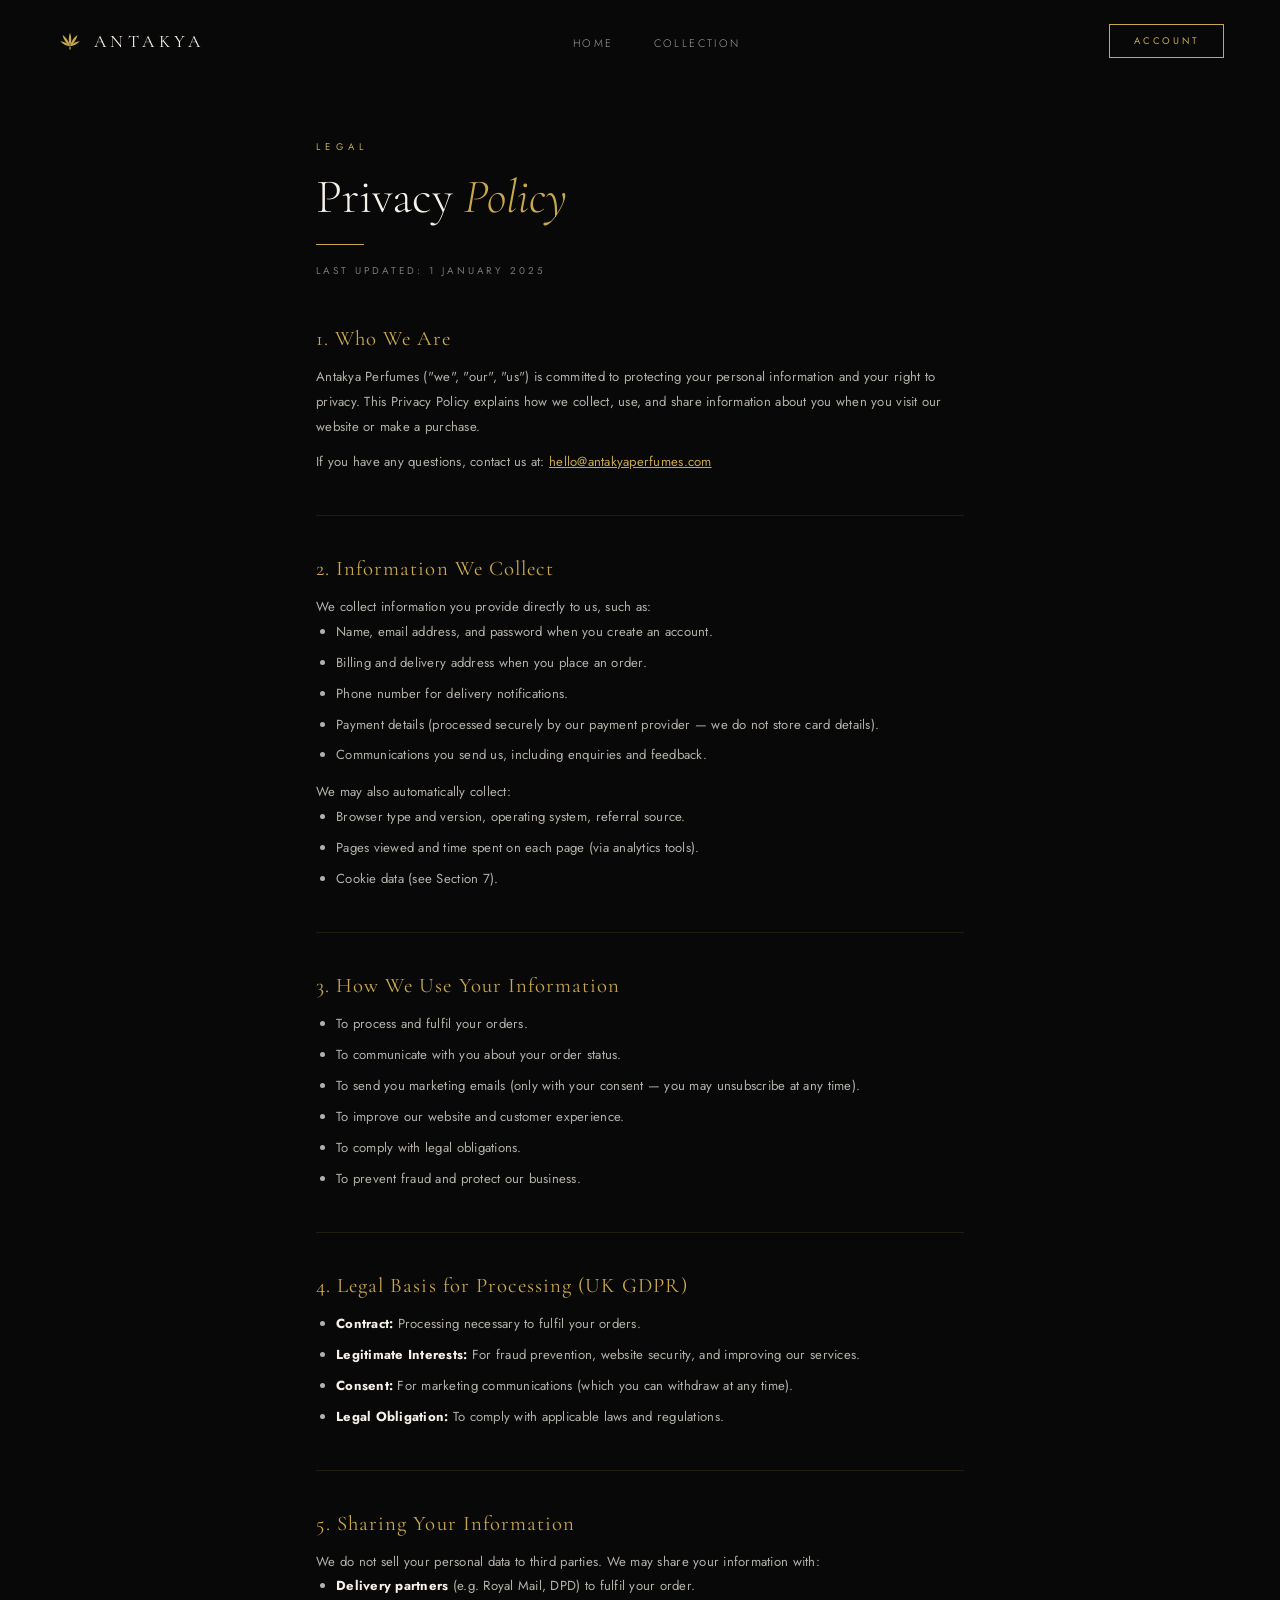
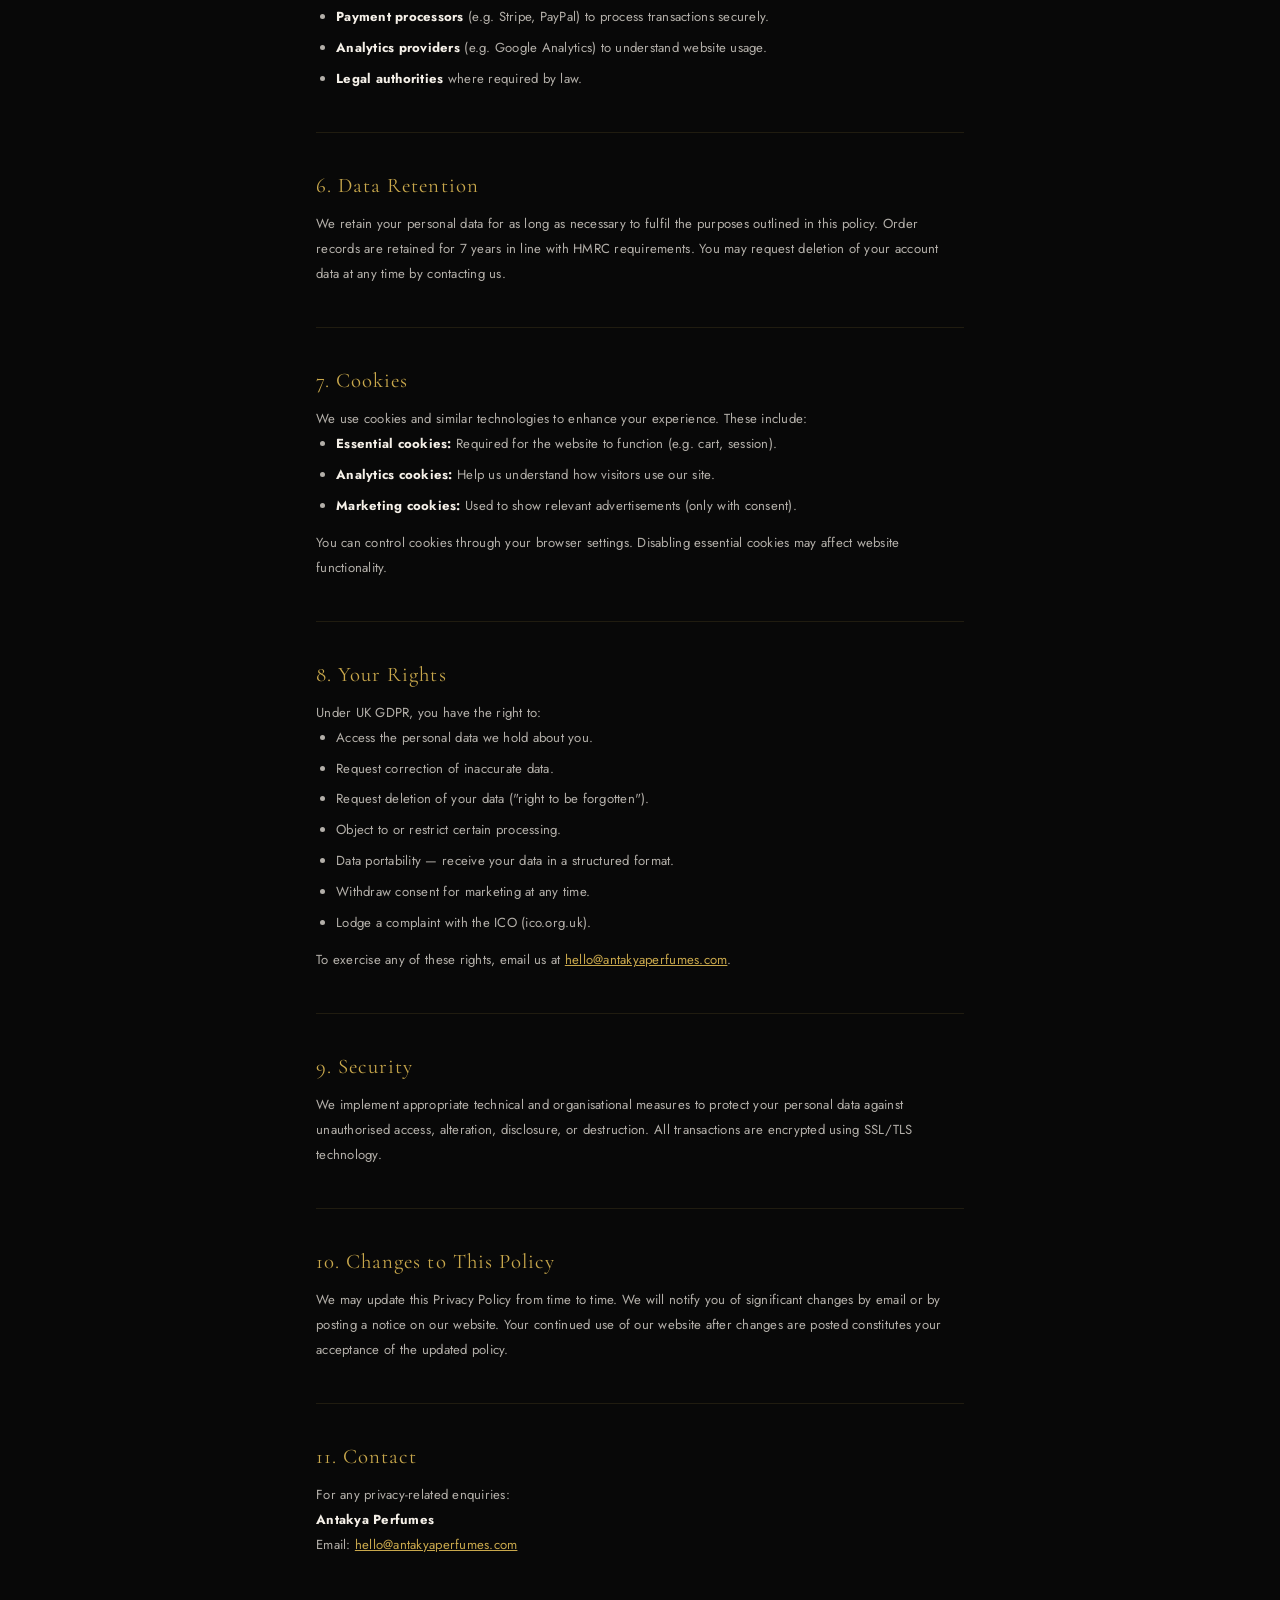
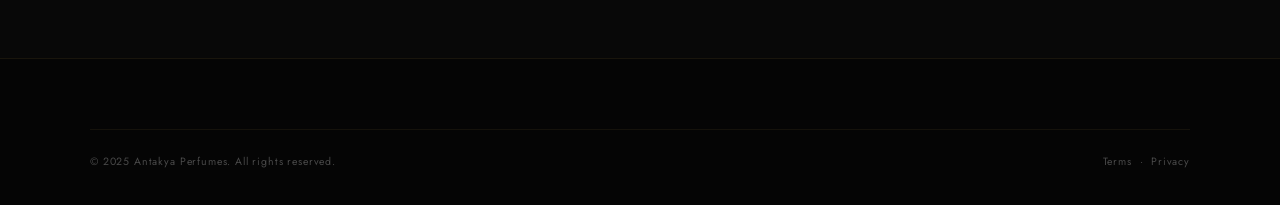
<file: privacy.html>
<!DOCTYPE html>
<html lang="en">
<head>
  <meta charset="UTF-8">
  <meta name="viewport" content="width=device-width, initial-scale=1.0">
  <title>Privacy Policy — Antakya Perfumes</title>
  <link rel="stylesheet" href="css/shared.css">
  <style>
    .legal-page { max-width:760px; margin:0 auto; padding:140px 56px 100px; }
    .legal-updated { font-size:.62rem; letter-spacing:.3em; text-transform:uppercase; color:var(--muted); margin-bottom:48px; display:block; }
    .legal-body { display:flex; flex-direction:column; gap:40px; }
    .legal-section h2 { font-family:'Cormorant Garamond',serif; font-size:1.3rem; font-weight:400; color:var(--gold); margin-bottom:14px; letter-spacing:.05em; }
    .legal-section p, .legal-section li { font-size:.82rem; color:rgba(245,240,232,.72); line-height:1.9; letter-spacing:.02em; }
    .legal-section ul { padding-left:20px; display:flex; flex-direction:column; gap:6px; }
    .legal-section p + p { margin-top:10px; }
    .legal-divider { height:1px; background:rgba(201,168,76,.12); }
    @media(max-width:600px){ .legal-page{padding:120px 24px 80px} }
  </style>
</head>
<body>

<svg style="display:none" xmlns="http://www.w3.org/2000/svg">
  <symbol id="lotus" viewBox="0 0 64 64">
    <g transform="translate(32,44)">
      <path d="M0,0 C-3.8,-9 -3.8,-22 0,-31 C3.8,-22 3.8,-9 0,0Z"/>
      <path d="M0,0 C-3.8,-9 -3.8,-22 0,-31 C3.8,-22 3.8,-9 0,0Z" transform="rotate(-33)"/>
      <path d="M0,0 C-3.8,-9 -3.8,-22 0,-31 C3.8,-22 3.8,-9 0,0Z" transform="rotate(33)"/>
      <path d="M0,0 C-3.2,-7 -3.2,-18 0,-25 C3.2,-18 3.2,-7 0,0Z" transform="rotate(-63)"/>
      <path d="M0,0 C-3.2,-7 -3.2,-18 0,-25 C3.2,-18 3.2,-7 0,0Z" transform="rotate(63)"/>
      <path d="M0,0 C-2.2,2 -2,6.5 0,8.5 C2,6.5 2.2,2 0,0Z"/>
    </g>
  </symbol>
</svg>

<nav id="nav" class="scrolled">
  <a href="index.html" class="nav-logo">
    <svg viewBox="0 0 64 64" fill="var(--gold)"><use href="#lotus"/></svg>
    <span>ANTAKYA</span>
  </a>
  <ul class="nav-links"><li><a href="index.html">Home</a></li><li><a href="index.html#collection">Collection</a></li></ul>
  <div class="nav-right"><a href="account.html" class="nav-btn">Account</a></div>
</nav>

<main class="legal-page">
  <div style="font-size:.6rem;letter-spacing:.55em;text-transform:uppercase;color:var(--gold);margin-bottom:14px">Legal</div>
  <h1 style="font-family:'Cormorant Garamond',serif;font-size:clamp(2rem,4vw,3rem);font-weight:300;color:var(--cream);margin-bottom:8px">Privacy <em style="font-style:italic;color:var(--gold)">Policy</em></h1>
  <div style="width:48px;height:1px;background:var(--gold);margin:18px 0"></div>
  <span class="legal-updated">Last updated: 1 January 2025</span>

  <div class="legal-body">
    <div class="legal-section">
      <h2>1. Who We Are</h2>
      <p>Antakya Perfumes ("we", "our", "us") is committed to protecting your personal information and your right to privacy. This Privacy Policy explains how we collect, use, and share information about you when you visit our website or make a purchase.</p>
      <p>If you have any questions, contact us at: <a href="mailto:hello@antakyaperfumes.com" style="color:var(--gold)">hello@antakyaperfumes.com</a></p>
    </div>
    <div class="legal-divider"></div>
    <div class="legal-section">
      <h2>2. Information We Collect</h2>
      <p>We collect information you provide directly to us, such as:</p>
      <ul>
        <li>Name, email address, and password when you create an account.</li>
        <li>Billing and delivery address when you place an order.</li>
        <li>Phone number for delivery notifications.</li>
        <li>Payment details (processed securely by our payment provider — we do not store card details).</li>
        <li>Communications you send us, including enquiries and feedback.</li>
      </ul>
      <p style="margin-top:12px">We may also automatically collect:</p>
      <ul>
        <li>Browser type and version, operating system, referral source.</li>
        <li>Pages viewed and time spent on each page (via analytics tools).</li>
        <li>Cookie data (see Section 7).</li>
      </ul>
    </div>
    <div class="legal-divider"></div>
    <div class="legal-section">
      <h2>3. How We Use Your Information</h2>
      <ul>
        <li>To process and fulfil your orders.</li>
        <li>To communicate with you about your order status.</li>
        <li>To send you marketing emails (only with your consent — you may unsubscribe at any time).</li>
        <li>To improve our website and customer experience.</li>
        <li>To comply with legal obligations.</li>
        <li>To prevent fraud and protect our business.</li>
      </ul>
    </div>
    <div class="legal-divider"></div>
    <div class="legal-section">
      <h2>4. Legal Basis for Processing (UK GDPR)</h2>
      <ul>
        <li><strong style="color:var(--cream)">Contract:</strong> Processing necessary to fulfil your orders.</li>
        <li><strong style="color:var(--cream)">Legitimate Interests:</strong> For fraud prevention, website security, and improving our services.</li>
        <li><strong style="color:var(--cream)">Consent:</strong> For marketing communications (which you can withdraw at any time).</li>
        <li><strong style="color:var(--cream)">Legal Obligation:</strong> To comply with applicable laws and regulations.</li>
      </ul>
    </div>
    <div class="legal-divider"></div>
    <div class="legal-section">
      <h2>5. Sharing Your Information</h2>
      <p>We do not sell your personal data to third parties. We may share your information with:</p>
      <ul>
        <li><strong style="color:var(--cream)">Delivery partners</strong> (e.g. Royal Mail, DPD) to fulfil your order.</li>
        <li><strong style="color:var(--cream)">Payment processors</strong> (e.g. Stripe, PayPal) to process transactions securely.</li>
        <li><strong style="color:var(--cream)">Analytics providers</strong> (e.g. Google Analytics) to understand website usage.</li>
        <li><strong style="color:var(--cream)">Legal authorities</strong> where required by law.</li>
      </ul>
    </div>
    <div class="legal-divider"></div>
    <div class="legal-section">
      <h2>6. Data Retention</h2>
      <p>We retain your personal data for as long as necessary to fulfil the purposes outlined in this policy. Order records are retained for 7 years in line with HMRC requirements. You may request deletion of your account data at any time by contacting us.</p>
    </div>
    <div class="legal-divider"></div>
    <div class="legal-section">
      <h2>7. Cookies</h2>
      <p>We use cookies and similar technologies to enhance your experience. These include:</p>
      <ul>
        <li><strong style="color:var(--cream)">Essential cookies:</strong> Required for the website to function (e.g. cart, session).</li>
        <li><strong style="color:var(--cream)">Analytics cookies:</strong> Help us understand how visitors use our site.</li>
        <li><strong style="color:var(--cream)">Marketing cookies:</strong> Used to show relevant advertisements (only with consent).</li>
      </ul>
      <p style="margin-top:12px">You can control cookies through your browser settings. Disabling essential cookies may affect website functionality.</p>
    </div>
    <div class="legal-divider"></div>
    <div class="legal-section">
      <h2>8. Your Rights</h2>
      <p>Under UK GDPR, you have the right to:</p>
      <ul>
        <li>Access the personal data we hold about you.</li>
        <li>Request correction of inaccurate data.</li>
        <li>Request deletion of your data ("right to be forgotten").</li>
        <li>Object to or restrict certain processing.</li>
        <li>Data portability — receive your data in a structured format.</li>
        <li>Withdraw consent for marketing at any time.</li>
        <li>Lodge a complaint with the ICO (ico.org.uk).</li>
      </ul>
      <p style="margin-top:12px">To exercise any of these rights, email us at <a href="mailto:hello@antakyaperfumes.com" style="color:var(--gold)">hello@antakyaperfumes.com</a>.</p>
    </div>
    <div class="legal-divider"></div>
    <div class="legal-section">
      <h2>9. Security</h2>
      <p>We implement appropriate technical and organisational measures to protect your personal data against unauthorised access, alteration, disclosure, or destruction. All transactions are encrypted using SSL/TLS technology.</p>
    </div>
    <div class="legal-divider"></div>
    <div class="legal-section">
      <h2>10. Changes to This Policy</h2>
      <p>We may update this Privacy Policy from time to time. We will notify you of significant changes by email or by posting a notice on our website. Your continued use of our website after changes are posted constitutes your acceptance of the updated policy.</p>
    </div>
    <div class="legal-divider"></div>
    <div class="legal-section">
      <h2>11. Contact</h2>
      <p>For any privacy-related enquiries:<br>
      <strong style="color:var(--cream)">Antakya Perfumes</strong><br>
      Email: <a href="mailto:hello@antakyaperfumes.com" style="color:var(--gold)">hello@antakyaperfumes.com</a></p>
    </div>
  </div>
</main>

<footer>
  <div class="footer-bottom" style="max-width:1100px;margin:0 auto;padding:24px 0 0;border-top:1px solid rgba(201,168,76,.08)">
    <p>© 2025 Antakya Perfumes. All rights reserved.</p>
    <p><a href="terms.html">Terms</a> &nbsp;·&nbsp; <a href="privacy.html">Privacy</a></p>
  </div>
</footer>

<script src="js/store.js"></script>
</body>
</html>
</file>
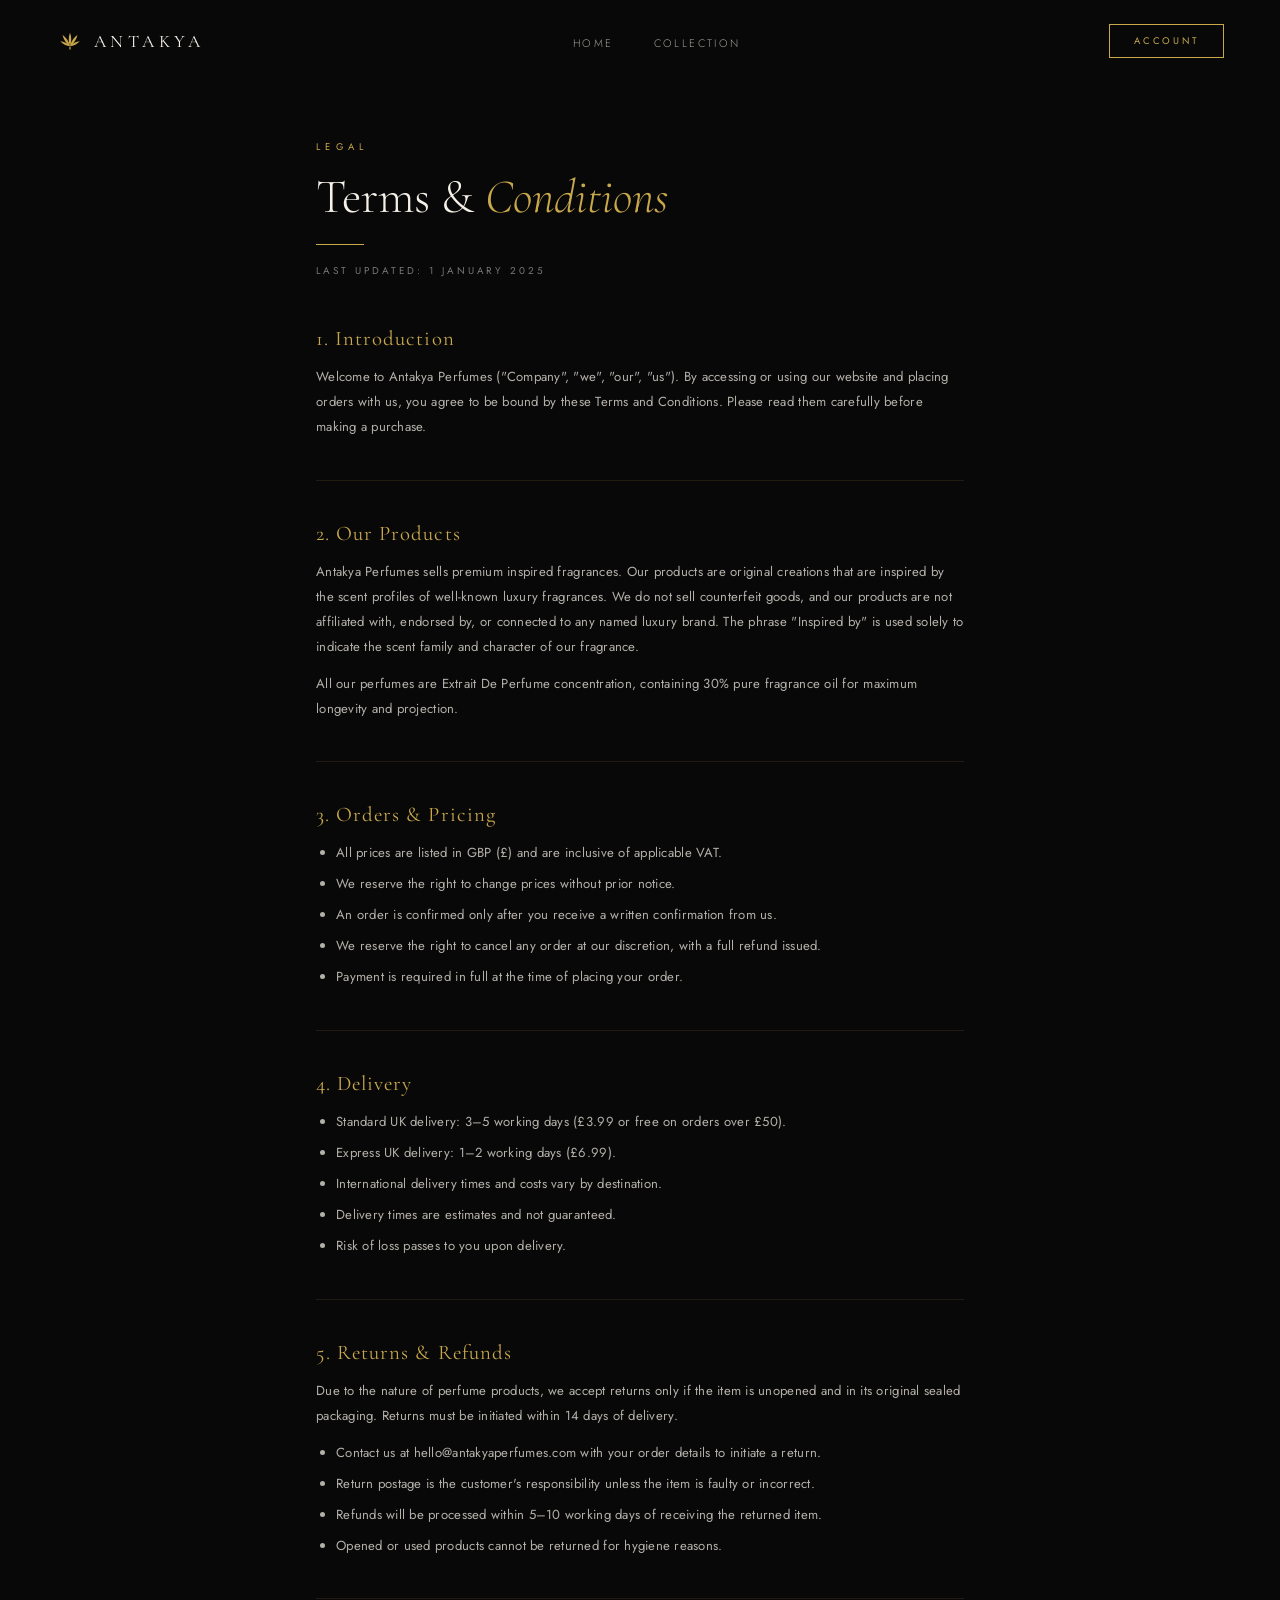
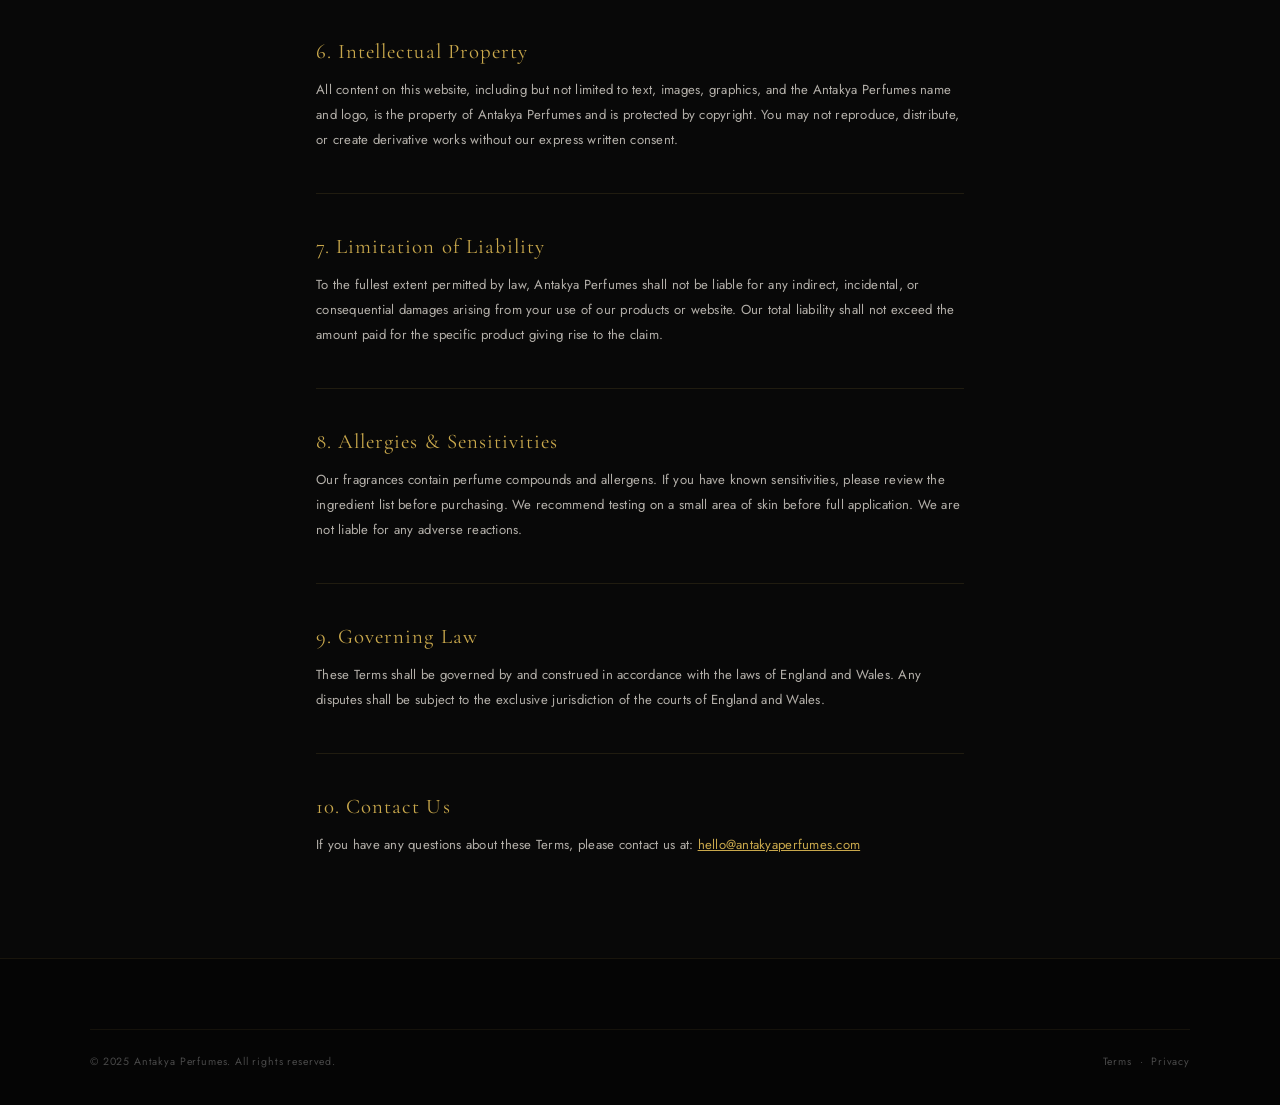
<file: terms.html>
<!DOCTYPE html>
<html lang="en">
<head>
  <meta charset="UTF-8">
  <meta name="viewport" content="width=device-width, initial-scale=1.0">
  <title>Terms & Conditions — Antakya Perfumes</title>
  <link rel="stylesheet" href="css/shared.css">
  <style>
    .legal-page { max-width:760px; margin:0 auto; padding:140px 56px 100px; }
    .legal-updated { font-size:.62rem; letter-spacing:.3em; text-transform:uppercase; color:var(--muted); margin-bottom:48px; display:block; }
    .legal-body { display:flex; flex-direction:column; gap:40px; }
    .legal-section h2 { font-family:'Cormorant Garamond',serif; font-size:1.3rem; font-weight:400; color:var(--gold); margin-bottom:14px; letter-spacing:.05em; }
    .legal-section p, .legal-section li { font-size:.82rem; color:rgba(245,240,232,.72); line-height:1.9; letter-spacing:.02em; }
    .legal-section ul { padding-left:20px; display:flex; flex-direction:column; gap:6px; }
    .legal-divider { height:1px; background:rgba(201,168,76,.12); }
    @media(max-width:600px){ .legal-page{padding:120px 24px 80px} }
  </style>
</head>
<body>

<svg style="display:none" xmlns="http://www.w3.org/2000/svg">
  <symbol id="lotus" viewBox="0 0 64 64">
    <g transform="translate(32,44)">
      <path d="M0,0 C-3.8,-9 -3.8,-22 0,-31 C3.8,-22 3.8,-9 0,0Z"/>
      <path d="M0,0 C-3.8,-9 -3.8,-22 0,-31 C3.8,-22 3.8,-9 0,0Z" transform="rotate(-33)"/>
      <path d="M0,0 C-3.8,-9 -3.8,-22 0,-31 C3.8,-22 3.8,-9 0,0Z" transform="rotate(33)"/>
      <path d="M0,0 C-3.2,-7 -3.2,-18 0,-25 C3.2,-18 3.2,-7 0,0Z" transform="rotate(-63)"/>
      <path d="M0,0 C-3.2,-7 -3.2,-18 0,-25 C3.2,-18 3.2,-7 0,0Z" transform="rotate(63)"/>
      <path d="M0,0 C-2.2,2 -2,6.5 0,8.5 C2,6.5 2.2,2 0,0Z"/>
    </g>
  </symbol>
</svg>

<nav id="nav" class="scrolled">
  <a href="index.html" class="nav-logo">
    <svg viewBox="0 0 64 64" fill="var(--gold)"><use href="#lotus"/></svg>
    <span>ANTAKYA</span>
  </a>
  <ul class="nav-links"><li><a href="index.html">Home</a></li><li><a href="index.html#collection">Collection</a></li></ul>
  <div class="nav-right"><a href="account.html" class="nav-btn">Account</a></div>
</nav>

<main class="legal-page">
  <div class="page-hero-tag" style="font-size:.6rem;letter-spacing:.55em;text-transform:uppercase;color:var(--gold);margin-bottom:14px">Legal</div>
  <h1 style="font-family:'Cormorant Garamond',serif;font-size:clamp(2rem,4vw,3rem);font-weight:300;color:var(--cream);margin-bottom:8px">Terms &amp; <em style="font-style:italic;color:var(--gold)">Conditions</em></h1>
  <div style="width:48px;height:1px;background:var(--gold);margin:18px 0"></div>
  <span class="legal-updated">Last updated: 1 January 2025</span>

  <div class="legal-body">
    <div class="legal-section">
      <h2>1. Introduction</h2>
      <p>Welcome to Antakya Perfumes ("Company", "we", "our", "us"). By accessing or using our website and placing orders with us, you agree to be bound by these Terms and Conditions. Please read them carefully before making a purchase.</p>
    </div>
    <div class="legal-divider"></div>
    <div class="legal-section">
      <h2>2. Our Products</h2>
      <p>Antakya Perfumes sells premium inspired fragrances. Our products are original creations that are inspired by the scent profiles of well-known luxury fragrances. We do not sell counterfeit goods, and our products are not affiliated with, endorsed by, or connected to any named luxury brand. The phrase "Inspired by" is used solely to indicate the scent family and character of our fragrance.</p>
      <p style="margin-top:12px">All our perfumes are Extrait De Perfume concentration, containing 30% pure fragrance oil for maximum longevity and projection.</p>
    </div>
    <div class="legal-divider"></div>
    <div class="legal-section">
      <h2>3. Orders &amp; Pricing</h2>
      <ul>
        <li>All prices are listed in GBP (£) and are inclusive of applicable VAT.</li>
        <li>We reserve the right to change prices without prior notice.</li>
        <li>An order is confirmed only after you receive a written confirmation from us.</li>
        <li>We reserve the right to cancel any order at our discretion, with a full refund issued.</li>
        <li>Payment is required in full at the time of placing your order.</li>
      </ul>
    </div>
    <div class="legal-divider"></div>
    <div class="legal-section">
      <h2>4. Delivery</h2>
      <ul>
        <li>Standard UK delivery: 3–5 working days (£3.99 or free on orders over £50).</li>
        <li>Express UK delivery: 1–2 working days (£6.99).</li>
        <li>International delivery times and costs vary by destination.</li>
        <li>Delivery times are estimates and not guaranteed.</li>
        <li>Risk of loss passes to you upon delivery.</li>
      </ul>
    </div>
    <div class="legal-divider"></div>
    <div class="legal-section">
      <h2>5. Returns &amp; Refunds</h2>
      <p>Due to the nature of perfume products, we accept returns only if the item is unopened and in its original sealed packaging. Returns must be initiated within 14 days of delivery.</p>
      <ul style="margin-top:12px">
        <li>Contact us at hello@antakyaperfumes.com with your order details to initiate a return.</li>
        <li>Return postage is the customer's responsibility unless the item is faulty or incorrect.</li>
        <li>Refunds will be processed within 5–10 working days of receiving the returned item.</li>
        <li>Opened or used products cannot be returned for hygiene reasons.</li>
      </ul>
    </div>
    <div class="legal-divider"></div>
    <div class="legal-section">
      <h2>6. Intellectual Property</h2>
      <p>All content on this website, including but not limited to text, images, graphics, and the Antakya Perfumes name and logo, is the property of Antakya Perfumes and is protected by copyright. You may not reproduce, distribute, or create derivative works without our express written consent.</p>
    </div>
    <div class="legal-divider"></div>
    <div class="legal-section">
      <h2>7. Limitation of Liability</h2>
      <p>To the fullest extent permitted by law, Antakya Perfumes shall not be liable for any indirect, incidental, or consequential damages arising from your use of our products or website. Our total liability shall not exceed the amount paid for the specific product giving rise to the claim.</p>
    </div>
    <div class="legal-divider"></div>
    <div class="legal-section">
      <h2>8. Allergies &amp; Sensitivities</h2>
      <p>Our fragrances contain perfume compounds and allergens. If you have known sensitivities, please review the ingredient list before purchasing. We recommend testing on a small area of skin before full application. We are not liable for any adverse reactions.</p>
    </div>
    <div class="legal-divider"></div>
    <div class="legal-section">
      <h2>9. Governing Law</h2>
      <p>These Terms shall be governed by and construed in accordance with the laws of England and Wales. Any disputes shall be subject to the exclusive jurisdiction of the courts of England and Wales.</p>
    </div>
    <div class="legal-divider"></div>
    <div class="legal-section">
      <h2>10. Contact Us</h2>
      <p>If you have any questions about these Terms, please contact us at: <a href="mailto:hello@antakyaperfumes.com" style="color:var(--gold)">hello@antakyaperfumes.com</a></p>
    </div>
  </div>
</main>

<footer>
  <div class="footer-bottom" style="max-width:1100px;margin:0 auto;padding:24px 0 0;border-top:1px solid rgba(201,168,76,.08)">
    <p>© 2025 Antakya Perfumes. All rights reserved.</p>
    <p><a href="terms.html">Terms</a> &nbsp;·&nbsp; <a href="privacy.html">Privacy</a></p>
  </div>
</footer>

<script src="js/store.js"></script>
</body>
</html>
</file>
<file: css/shared.css>
/* ═══════════════════════════════════════════════
   ANTAKYA PERFUMES — Shared Component Styles
   ═══════════════════════════════════════════════ */

@import url('https://fonts.googleapis.com/css2?family=Cormorant+Garamond:ital,wght@0,300;0,400;0,500;0,600;1,300;1,400&family=Jost:wght@200;300;400;500&display=swap');

:root {
  --gold: #c9a84c;
  --gold-light: #e8c97a;
  --gold-dim: rgba(201,168,76,0.3);
  --black: #080808;
  --dark: #0f0f0f;
  --dark-2: #141414;
  --dark-3: #1e1e1e;
  --cream: #f5f0e8;
  --muted: #777;
}

*, *::before, *::after { margin:0; padding:0; box-sizing:border-box; }
html { scroll-behavior: smooth; }
body { background:var(--black); color:var(--cream); font-family:'Jost','Helvetica Neue',sans-serif; overflow-x:hidden; }

/* ── NAV ─────────────────────────────────────── */
nav {
  position:fixed; inset:0 0 auto; z-index:200;
  padding:24px 56px;
  display:flex; align-items:center; justify-content:space-between;
  transition:padding .3s, background .3s, border-color .3s;
  border-bottom:1px solid transparent;
}
nav.scrolled {
  padding:14px 56px;
  background:rgba(8,8,8,.96);
  backdrop-filter:blur(20px);
  border-color:rgba(201,168,76,.12);
}
.nav-logo { display:flex; align-items:center; gap:10px; text-decoration:none; }
.nav-logo svg { width:28px; height:28px; fill:var(--gold); flex-shrink:0; }
.nav-logo span { font-family:'Cormorant Garamond',serif; font-size:1.1rem; letter-spacing:.25em; color:var(--cream); }
.nav-links { display:flex; gap:40px; list-style:none; }
.nav-links a { color:rgba(245,240,232,.65); text-decoration:none; font-size:.68rem; letter-spacing:.22em; text-transform:uppercase; font-weight:300; transition:color .3s; }
.nav-links a:hover, .nav-links a.active { color:var(--gold); }
.nav-right { display:flex; align-items:center; gap:16px; }
.nav-icon-btn {
  background:none; border:none; cursor:pointer; color:rgba(245,240,232,.7);
  padding:6px; position:relative; transition:color .3s; display:flex; align-items:center; justify-content:center;
}
.nav-icon-btn:hover { color:var(--gold); }
.nav-icon-btn svg { width:20px; height:20px; stroke:currentColor; fill:none; stroke-width:1.5; }
.cart-count {
  position:absolute; top:-4px; right:-4px;
  background:var(--gold); color:var(--black);
  font-size:.55rem; font-weight:600; letter-spacing:0;
  width:17px; height:17px; border-radius:50%;
  display:flex; align-items:center; justify-content:center;
  opacity:0; transform:scale(0); transition:opacity .3s, transform .3s;
}
.cart-count.has-items { opacity:1; transform:scale(1); }
.nav-btn { display:inline-block; border:1px solid var(--gold); color:var(--gold); padding:9px 24px; font-size:.6rem; letter-spacing:.3em; text-transform:uppercase; text-decoration:none; font-family:'Jost',sans-serif; transition:background .3s, color .3s; }
.nav-btn:hover { background:var(--gold); color:var(--black); }
.account-label { font-size:.6rem; letter-spacing:.15em; color:var(--gold); max-width:70px; overflow:hidden; text-overflow:ellipsis; white-space:nowrap; }

/* ── CART PANEL ──────────────────────────────── */
.cart-overlay {
  position:fixed; inset:0; background:rgba(0,0,0,.6); z-index:300;
  opacity:0; visibility:hidden; transition:opacity .4s, visibility .4s;
}
.cart-overlay.show { opacity:1; visibility:visible; }

#cart-panel {
  position:fixed; top:0; right:0; bottom:0; width:400px; max-width:100vw;
  background:var(--dark-2); border-left:1px solid rgba(201,168,76,.12);
  z-index:301; display:flex; flex-direction:column;
  transform:translateX(100%); transition:transform .45s cubic-bezier(.16,1,.3,1);
}
#cart-panel.open { transform:none; }

.cart-header {
  padding:24px 28px; border-bottom:1px solid rgba(201,168,76,.1);
  display:flex; align-items:center; justify-content:space-between; flex-shrink:0;
}
.cart-header h3 { font-family:'Cormorant Garamond',serif; font-size:1.4rem; font-weight:300; letter-spacing:.1em; }
.cart-header-close { background:none; border:none; cursor:pointer; color:var(--muted); font-size:1.3rem; line-height:1; padding:4px; transition:color .3s; }
.cart-header-close:hover { color:var(--cream); }

#cart-items { flex:1; overflow-y:auto; padding:20px 0; }
#cart-items::-webkit-scrollbar { width:3px; }
#cart-items::-webkit-scrollbar-thumb { background:rgba(201,168,76,.3); }

.cart-empty { display:flex; flex-direction:column; align-items:center; justify-content:center; height:100%; gap:12px; color:var(--muted); text-align:center; padding:24px; }
.cart-empty svg { stroke:var(--muted); opacity:.5; }
.cart-empty p { font-size:.82rem; letter-spacing:.05em; }

.cart-item { display:flex; gap:14px; padding:16px 28px; border-bottom:1px solid rgba(255,255,255,.05); position:relative; align-items:flex-start; }
.cart-item-img { width:64px; height:80px; flex-shrink:0; background:#0d0d0d; overflow:hidden; display:flex; align-items:center; justify-content:center; }
.cart-item-img img { width:100%; height:100%; object-fit:cover; filter:brightness(.88) contrast(1.1); }
.cart-item-body { flex:1; min-width:0; }
.cart-item-name { font-family:'Cormorant Garamond',serif; font-size:1rem; color:var(--cream); margin-bottom:3px; }
.cart-item-sub { font-size:.65rem; color:var(--muted); letter-spacing:.05em; margin-bottom:10px; }
.cart-item-row { display:flex; align-items:center; justify-content:space-between; }
.qty-ctrl { display:flex; align-items:center; gap:0; border:1px solid rgba(201,168,76,.25); }
.qty-btn { background:none; border:none; color:var(--gold); width:26px; height:26px; cursor:pointer; font-size:.95rem; line-height:1; transition:background .2s; }
.qty-btn:hover { background:rgba(201,168,76,.12); }
.qty-val { font-size:.75rem; width:24px; text-align:center; color:var(--cream); }
.cart-item-price { font-family:'Cormorant Garamond',serif; font-size:1rem; color:var(--gold); }
.cart-remove { position:absolute; top:14px; right:16px; background:none; border:none; cursor:pointer; color:var(--muted); font-size:1.1rem; line-height:1; padding:4px; transition:color .3s; }
.cart-remove:hover { color:var(--cream); }

#cart-footer { padding:20px 28px 28px; border-top:1px solid rgba(201,168,76,.1); flex-shrink:0; display:none; }
#delivery-msg { font-size:.65rem; color:var(--muted); letter-spacing:.05em; margin-bottom:14px; text-align:center; }
#delivery-msg.free { color:var(--gold); }
.cart-total-row { display:flex; justify-content:space-between; align-items:center; margin-bottom:18px; }
.cart-total-label { font-size:.65rem; letter-spacing:.3em; text-transform:uppercase; color:var(--muted); }
#cart-total-val { font-family:'Cormorant Garamond',serif; font-size:1.3rem; color:var(--cream); }
.cart-checkout-btn { display:block; width:100%; background:var(--gold); color:var(--black); border:none; padding:15px; font-size:.62rem; letter-spacing:.3em; text-transform:uppercase; font-weight:500; cursor:pointer; text-decoration:none; text-align:center; font-family:'Jost',sans-serif; transition:background .3s; }
.cart-checkout-btn:hover { background:var(--gold-light); }
.cart-view-link { display:block; text-align:center; margin-top:10px; font-size:.62rem; letter-spacing:.2em; color:var(--muted); text-decoration:none; text-transform:uppercase; transition:color .3s; }
.cart-view-link:hover { color:var(--gold); }

/* ── TOAST ───────────────────────────────────── */
.cart-toast {
  position:fixed; bottom:28px; left:50%; transform:translateX(-50%) translateY(20px);
  background:var(--dark-3); border:1px solid rgba(201,168,76,.3); color:var(--cream);
  padding:12px 22px; font-size:.75rem; letter-spacing:.05em;
  display:flex; align-items:center; gap:10px; z-index:9999;
  opacity:0; transition:opacity .35s, transform .35s;
  white-space:nowrap;
}
.cart-toast.show { opacity:1; transform:translateX(-50%) translateY(0); }
.toast-dot { width:7px; height:7px; border-radius:50%; background:var(--gold); flex-shrink:0; }

/* ── BUTTONS ─────────────────────────────────── */
.btn-gold { background:var(--gold); color:var(--black); padding:14px 38px; font-size:.63rem; letter-spacing:.35em; text-transform:uppercase; font-weight:500; text-decoration:none; display:inline-block; border:none; cursor:pointer; font-family:'Jost',sans-serif; transition:background .3s, transform .3s; }
.btn-gold:hover { background:var(--gold-light); transform:translateY(-2px); }
.btn-outline { background:transparent; border:1px solid var(--gold); color:var(--gold); padding:13px 36px; font-size:.63rem; letter-spacing:.3em; text-transform:uppercase; font-weight:400; text-decoration:none; display:inline-block; cursor:pointer; font-family:'Jost',sans-serif; transition:background .3s, color .3s; }
.btn-outline:hover { background:var(--gold); color:var(--black); }
.btn-ghost { color:rgba(245,240,232,.75); font-size:.65rem; letter-spacing:.3em; text-transform:uppercase; text-decoration:none; display:inline-flex; align-items:center; gap:10px; background:none; border:none; cursor:pointer; font-family:'Jost',sans-serif; transition:color .3s, gap .3s; }
.btn-ghost::after { content:'→'; }
.btn-ghost:hover { color:var(--gold); gap:16px; }

/* ── FOOTER ──────────────────────────────────── */
footer { background:#050505; border-top:1px solid rgba(201,168,76,.1); padding:70px 56px 36px; }
.footer-top { display:grid; grid-template-columns:2fr 1fr 1fr 1fr; gap:60px; max-width:1200px; margin:0 auto 56px; }
.footer-logo { display:flex; align-items:center; gap:10px; margin-bottom:20px; }
.footer-logo svg { width:26px; height:26px; fill:var(--gold); }
.footer-logo span { font-family:'Cormorant Garamond',serif; font-size:1.1rem; letter-spacing:.22em; color:var(--cream); }
.footer-desc { font-size:.76rem; color:var(--muted); line-height:1.85; max-width:280px; }
.footer-col h5 { font-size:.6rem; letter-spacing:.38em; text-transform:uppercase; color:var(--gold); margin-bottom:22px; }
.footer-col ul { list-style:none; display:flex; flex-direction:column; gap:11px; }
.footer-col ul a { font-size:.76rem; color:var(--muted); text-decoration:none; transition:color .3s; }
.footer-col ul a:hover { color:var(--cream); }
.footer-bottom { max-width:1200px; margin:0 auto; border-top:1px solid rgba(201,168,76,.08); padding-top:24px; display:flex; align-items:center; justify-content:space-between; flex-wrap:wrap; gap:12px; }
.footer-bottom p { font-size:.66rem; color:rgba(119,119,119,.6); letter-spacing:.08em; }
.footer-bottom a { color:rgba(119,119,119,.6); text-decoration:none; transition:color .3s; }
.footer-bottom a:hover { color:var(--gold); }

/* ── PAGE HEADER (inner pages) ───────────────── */
.page-hero { padding:160px 56px 80px; text-align:center; position:relative; overflow:hidden; border-bottom:1px solid rgba(201,168,76,.1); }
.page-hero-bg { position:absolute; inset:0; background:radial-gradient(ellipse 60% 60% at center, rgba(201,168,76,.06), transparent); pointer-events:none; }
.page-hero-tag { font-size:.6rem; letter-spacing:.55em; text-transform:uppercase; color:var(--gold); margin-bottom:16px; }
.page-hero h1 { font-family:'Cormorant Garamond',serif; font-size:clamp(2.5rem,5vw,4rem); font-weight:300; color:var(--cream); line-height:1.1; }
.page-hero h1 em { font-style:italic; color:var(--gold); }
.gold-rule { width:48px; height:1px; background:var(--gold); margin:20px auto; }

/* ── LANGUAGE SWITCHER ───────────────────────── */
.lang-switcher { display:flex; align-items:center; gap:4px; margin-right:4px; }
.lang-btn { background:none; border:1px solid transparent; color:rgba(245,240,232,.45); font-size:.55rem; letter-spacing:.18em; text-transform:uppercase; padding:4px 8px; cursor:pointer; font-family:'Jost',sans-serif; border-radius:2px; transition:color .3s,border-color .3s; }
.lang-btn:hover { color:var(--cream); border-color:rgba(201,168,76,.3); }
.lang-btn.active { color:var(--gold); border-color:rgba(201,168,76,.5); }

/* ── PRODUCT DESCRIPTION ─────────────────────── */
.prod-desc { font-size:.72rem; color:var(--muted); line-height:1.75; margin-bottom:16px; display:none; }
.product-card:hover .prod-desc { display:block; }
.prod-notes { margin-bottom:10px; }

/* ── MEMBERSHIP CARD ─────────────────────────── */
.membership-card { background:linear-gradient(135deg,rgba(201,168,76,.08) 0%,rgba(201,168,76,.03) 100%); border:1px solid rgba(201,168,76,.3); padding:36px; margin:28px 0; position:relative; overflow:hidden; }
.membership-card::before { content:''; position:absolute; top:-40px; right:-40px; width:160px; height:160px; border-radius:50%; background:radial-gradient(circle,rgba(201,168,76,.08) 0%,transparent 70%); pointer-events:none; }
.membership-badge { display:inline-block; background:var(--gold); color:var(--black); font-size:.52rem; letter-spacing:.3em; text-transform:uppercase; padding:4px 12px; font-weight:600; margin-bottom:14px; }
.membership-title { font-family:'Cormorant Garamond',serif; font-size:1.7rem; font-weight:300; color:var(--cream); margin-bottom:8px; }
.membership-title em { font-style:italic; color:var(--gold); }
.membership-price { font-family:'Cormorant Garamond',serif; font-size:2.2rem; color:var(--gold); margin-bottom:4px; }
.membership-price span { font-size:.75rem; color:var(--muted); font-family:'Jost',sans-serif; letter-spacing:.1em; }
.membership-perks { list-style:none; margin:18px 0 24px; display:flex; flex-direction:column; gap:10px; }
.membership-perks li { font-size:.78rem; color:rgba(245,240,232,.75); display:flex; align-items:flex-start; gap:10px; line-height:1.6; }
.membership-perks li::before { content:'◈'; color:var(--gold); font-size:.65rem; flex-shrink:0; margin-top:2px; }
.membership-active { display:inline-flex; align-items:center; gap:8px; color:var(--gold); font-size:.68rem; letter-spacing:.15em; text-transform:uppercase; }
.membership-active::before { content:''; width:8px; height:8px; border-radius:50%; background:var(--gold); box-shadow:0 0 8px rgba(201,168,76,.6); animation:pulse 2s ease-in-out infinite; }
@keyframes pulse { 0%,100%{opacity:1}50%{opacity:.4} }

/* ── RESPONSIVE NAV ─────────────────────────── */
@media (max-width:900px) {
  nav { padding:18px 24px; }
  nav.scrolled { padding:12px 24px; }
  .nav-links { display:none; }
  footer { padding:56px 24px 28px; }
  .footer-top { grid-template-columns:1fr 1fr; gap:36px; }
  #cart-panel { width:100vw; }
}
</file>
